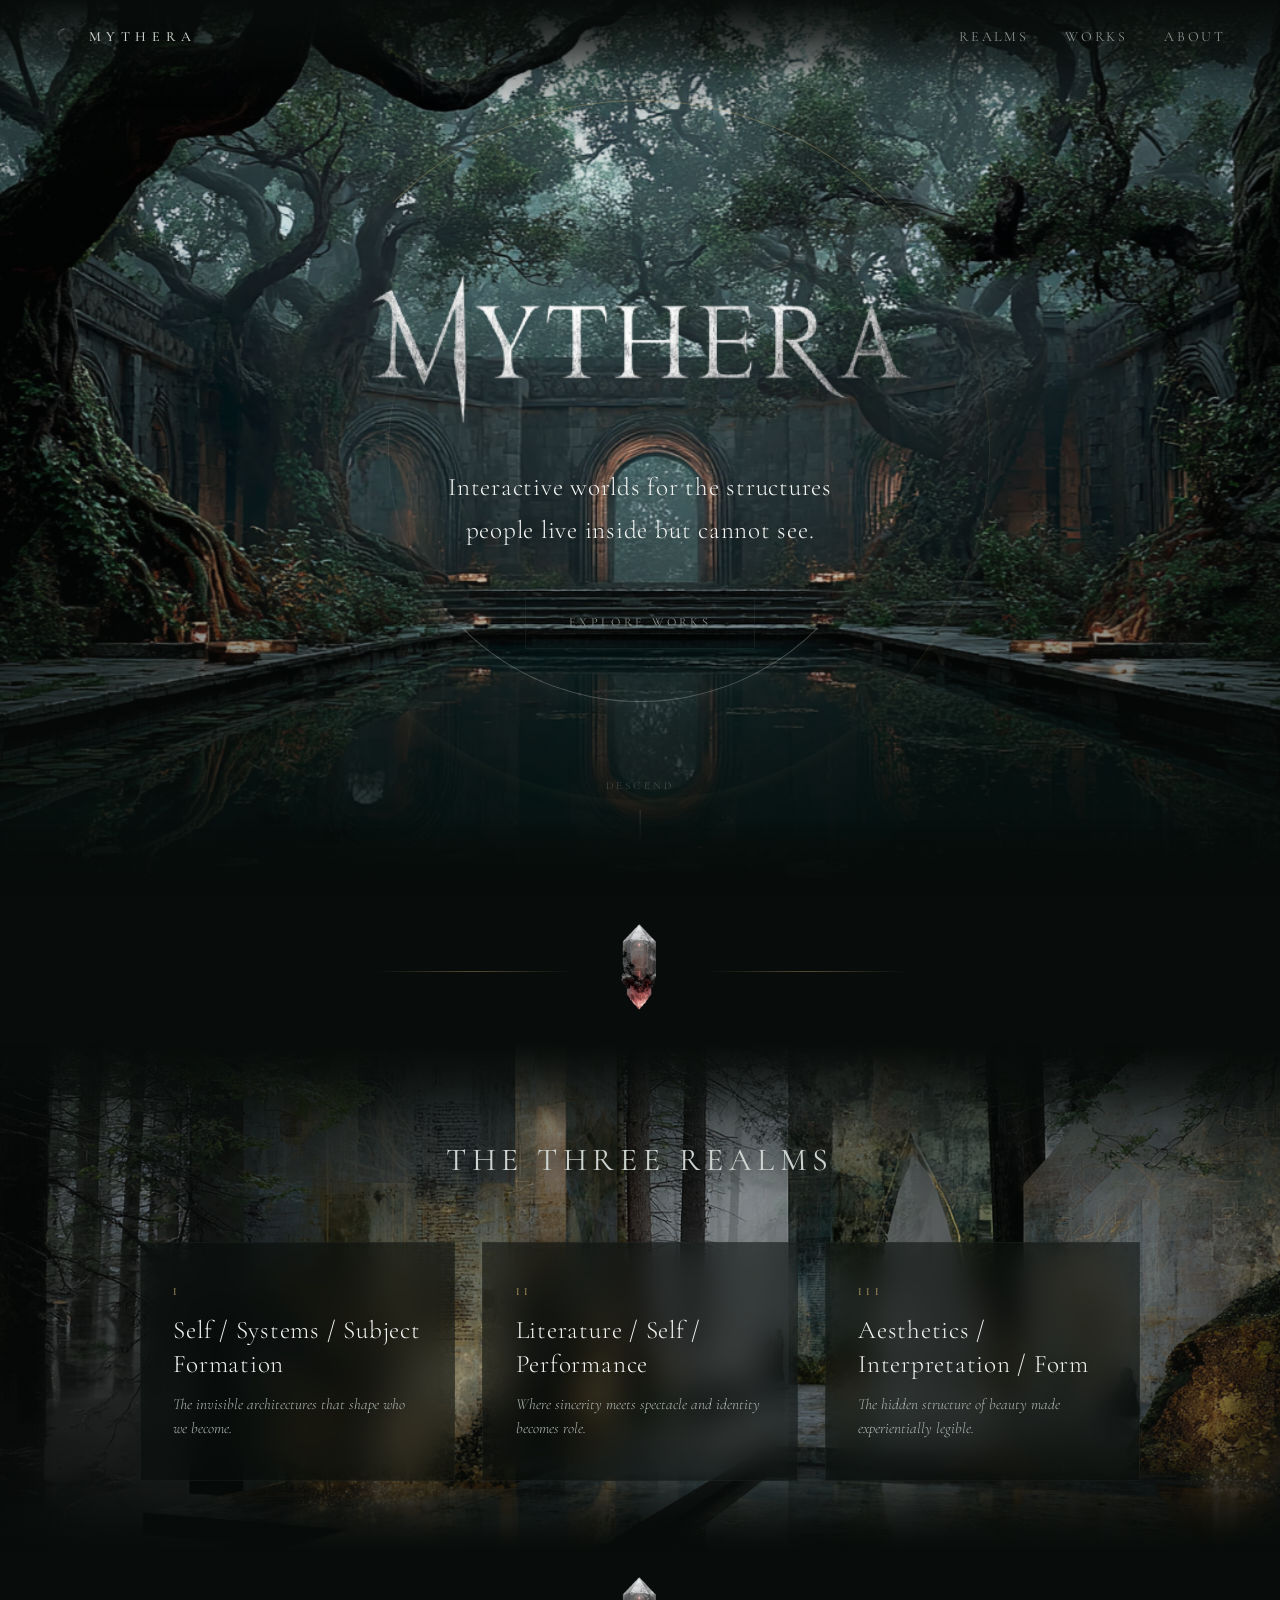
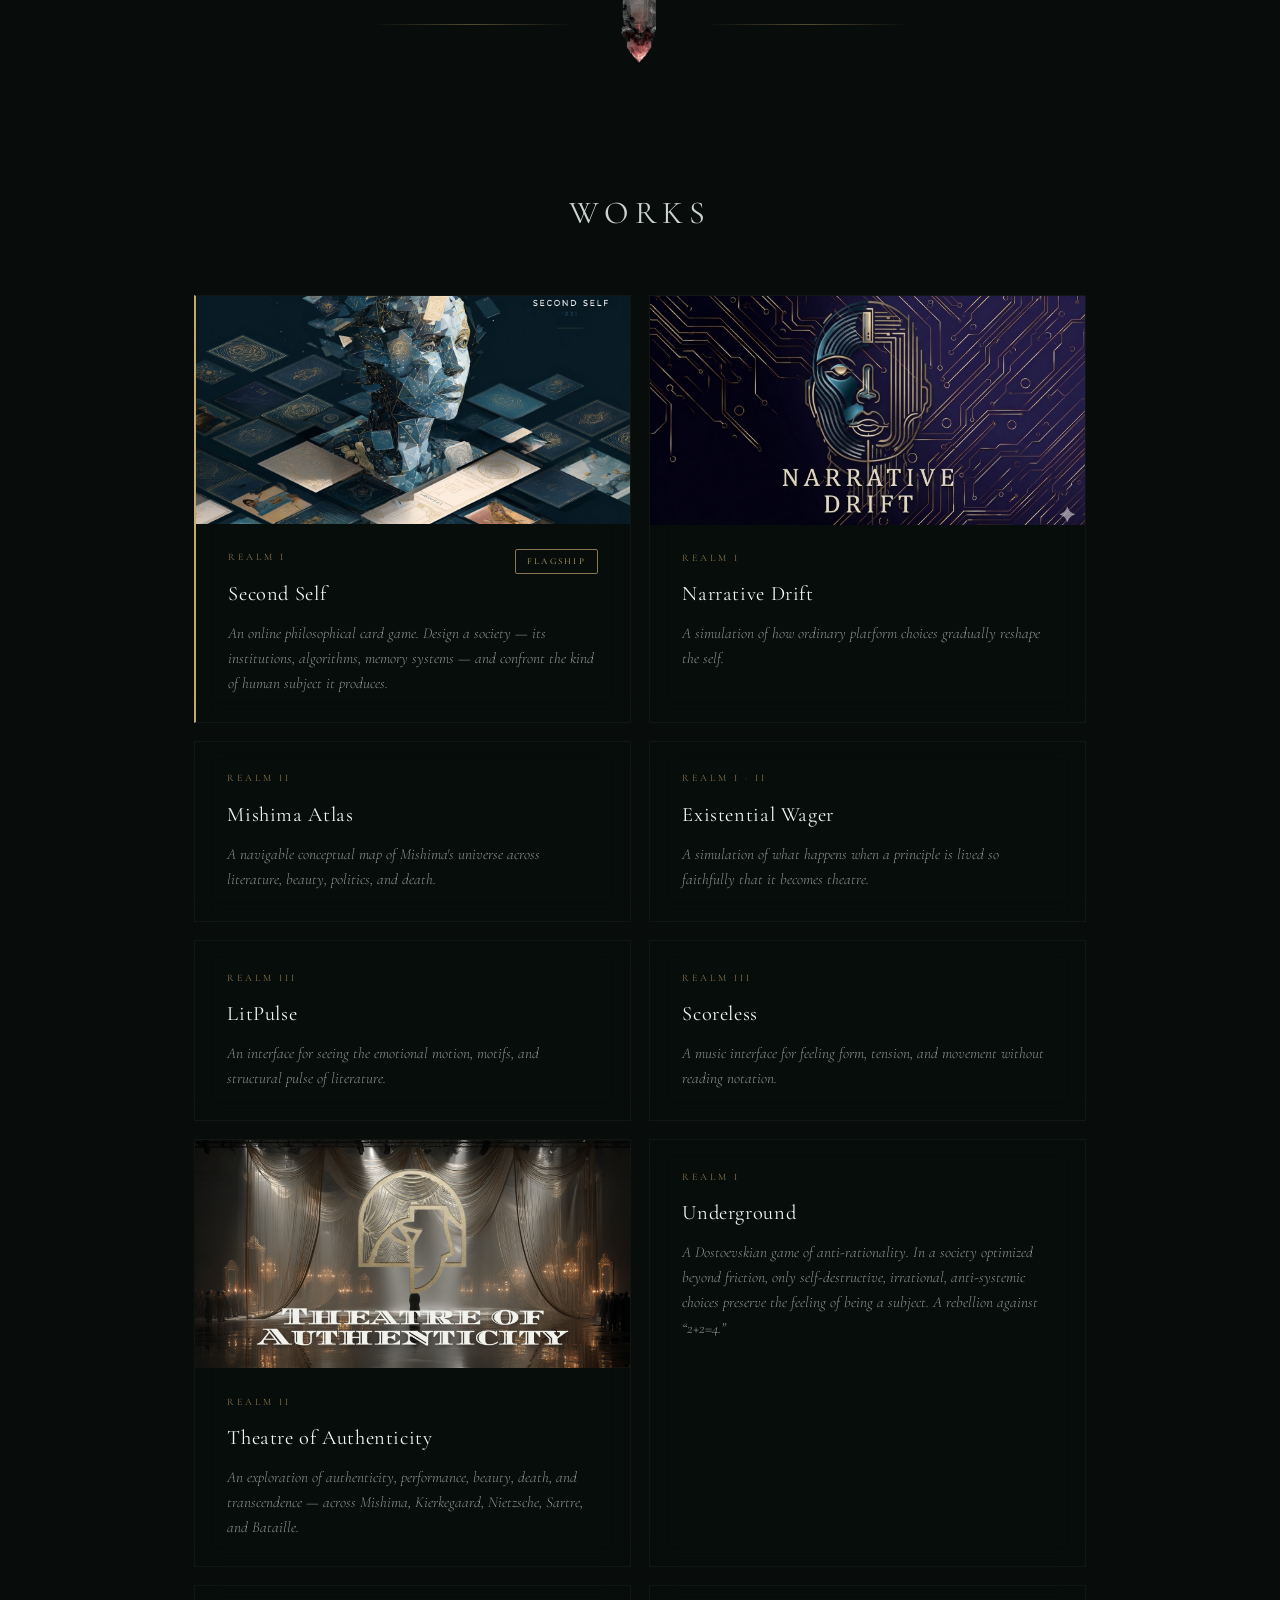
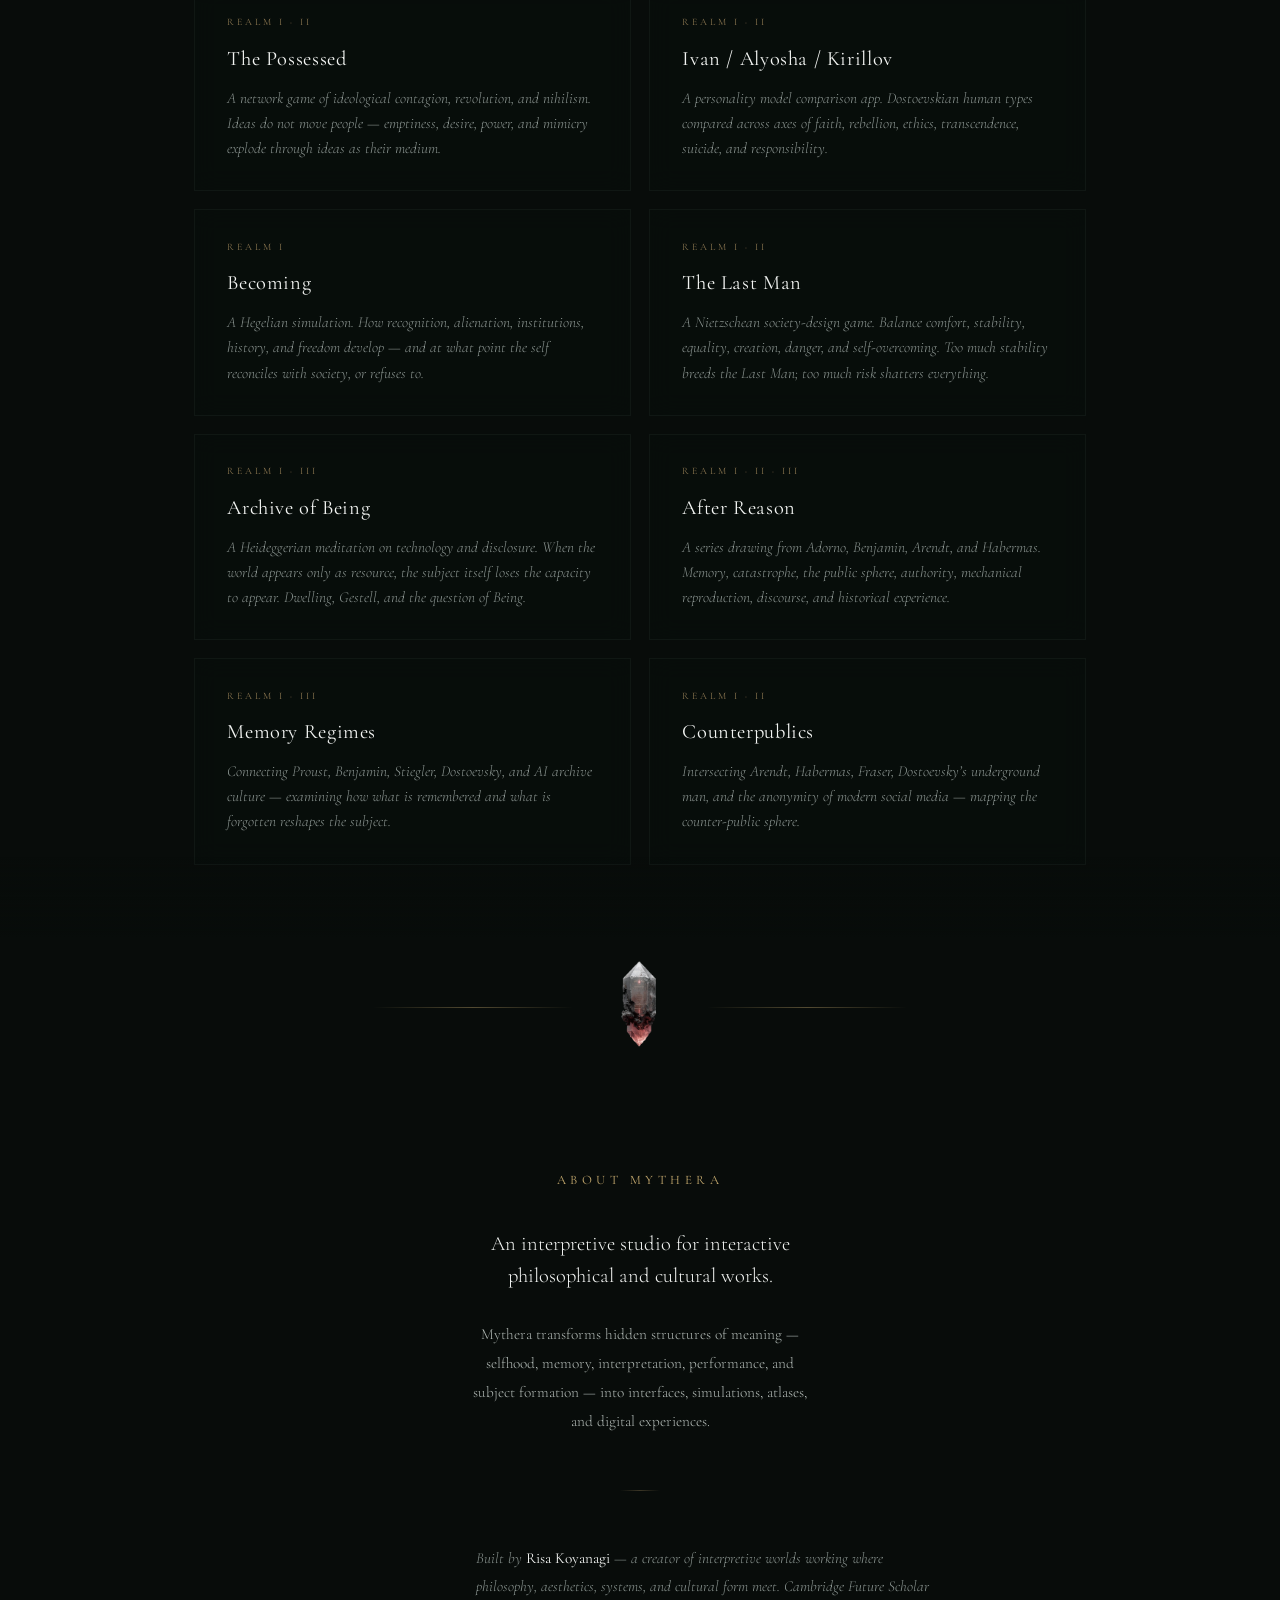
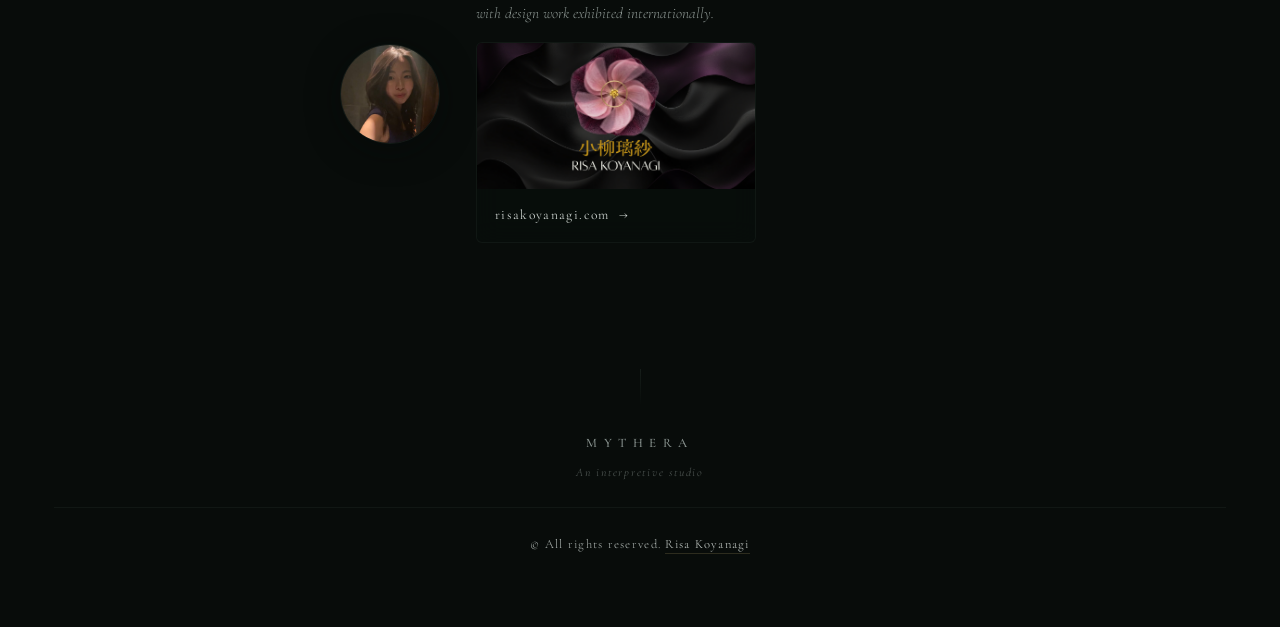
<file: index.html>
<!DOCTYPE html>
<html lang="en">
<head>
  <meta charset="UTF-8">
  <meta name="viewport" content="width=device-width, initial-scale=1.0">
  <title>MYTHERA — An Interpretive Studio</title>
  <meta name="description" content="Mythera builds explorable worlds for the structures people live inside but cannot see — across philosophy, identity, literature, and cultural form.">
  <link rel="icon" type="image/png" href="public/images/logo.png">
  <link rel="apple-touch-icon" href="public/images/logo.png">
  <meta property="og:type" content="website">
  <meta property="og:url" content="https://mythera.studio/">
  <meta property="og:title" content="MYTHERA">
  <meta property="og:description" content="Explorable worlds for the structures people live inside but cannot see.">
  <meta property="og:image" content="https://mythera.studio/public/images/mythera-og.png">
  <meta property="og:image:width" content="1200">
  <meta property="og:image:height" content="630">
  <meta property="og:site_name" content="MYTHERA">
  <meta name="twitter:card" content="summary_large_image">
  <meta name="twitter:title" content="MYTHERA">
  <meta name="twitter:description" content="Explorable worlds for the structures people live inside but cannot see.">
  <meta name="twitter:image" content="https://mythera.studio/public/images/mythera-og.png">
  <link rel="preconnect" href="https://fonts.googleapis.com">
  <link rel="preconnect" href="https://fonts.gstatic.com" crossorigin>
  <link href="https://fonts.googleapis.com/css2?family=Cormorant+Garamond:ital,wght@0,300;0,400;0,500;0,600;0,700;1,300;1,400&display=swap" rel="stylesheet">
  <link rel="stylesheet" href="styles.css">
</head>
<body>

  <div class="atmosphere" aria-hidden="true">
    <div class="atmosphere__top"></div>
    <div class="atmosphere__bottom"></div>
  </div>

  <nav class="nav">
    <a href="#" class="nav__logo" data-nav="home">
      <img src="public/images/logo.png" alt="" class="nav__logo-img">
      <span class="nav__wordmark">MYTHERA</span>
    </a>
    <div class="nav__links">
      <a href="#realms" class="nav__link" data-nav="realms">Realms</a>
      <a href="#works" class="nav__link" data-nav="works">Works</a>
      <a href="#about" class="nav__link" data-nav="about">About</a>
    </div>
  </nav>

  <!-- ============================================================
       SURFACE — Scrollable entry
       ============================================================ -->
  <div class="surface" id="surface">

    <!-- HERO -->
    <section class="hero">
      <div class="hero__image" data-parallax="0.04"></div>
      <div class="hero__vignette"></div>
      <div class="hero__particles" aria-hidden="true">
        <span class="particle particle--1"></span>
        <span class="particle particle--2"></span>
        <span class="particle particle--3"></span>
        <span class="particle particle--4"></span>
        <span class="particle particle--5"></span>
        <span class="particle particle--6"></span>
        <span class="particle particle--7"></span>
        <span class="particle particle--8"></span>
      </div>
      <div class="hero__content" data-parallax="0.05">
        <div class="hero__orbit" aria-hidden="true">
          <span class="hero__orbit-ring hero__orbit-ring--1"></span>
          <span class="hero__orbit-ring hero__orbit-ring--2"></span>
        </div>
        <h1 class="hero__title">
          <img src="public/images/wordmark.png" alt="MYTHERA" class="hero__wordmark-img">
        </h1>
        <p class="hero__headline">Interactive worlds for the structures<br>people live inside but cannot see.</p>
        <a href="#works" class="hero__cta" data-nav="works">Explore Works</a>
      </div>
      <div class="hero__scroll-cue">
        <span class="hero__scroll-text">Descend</span>
        <div class="hero__scroll-line"></div>
      </div>
    </section>

    <div class="section-divider" aria-hidden="true">
      <div class="section-divider__line section-divider__line--left"></div>
      <img src="public/images/mythera-8.png" alt="" class="section-divider__img">
      <div class="section-divider__line section-divider__line--right"></div>
    </div>

    <!-- THREE REALMS -->
    <section class="realms" id="realms">
      <div class="realms__bg" aria-hidden="true"></div>
      <div class="realms__bg-vignette" aria-hidden="true"></div>
      <h2 class="realms__heading">The Three Realms</h2>

      <div class="realms__grid">

        <div class="realm-card reveal">
          <span class="realm-card__index">I</span>
          <h3 class="realm-card__title">Self / Systems / Subject Formation</h3>
          <p class="realm-card__desc">The invisible architectures that shape who we become.</p>
        </div>

        <div class="realm-card reveal">
          <span class="realm-card__index">II</span>
          <h3 class="realm-card__title">Literature / Self / Performance</h3>
          <p class="realm-card__desc">Where sincerity meets spectacle and identity becomes role.</p>
        </div>

        <div class="realm-card reveal">
          <span class="realm-card__index">III</span>
          <h3 class="realm-card__title">Aesthetics / Interpretation / Form</h3>
          <p class="realm-card__desc">The hidden structure of beauty made experientially legible.</p>
        </div>

      </div>
    </section>

    <div class="section-divider" aria-hidden="true">
      <div class="section-divider__line section-divider__line--left"></div>
      <img src="public/images/mythera-8.png" alt="" class="section-divider__img">
      <div class="section-divider__line section-divider__line--right"></div>
    </div>

    <!-- FEATURED WORKS -->
    <section class="works" id="works">
      <h2 class="works__heading">Works</h2>

      <div class="works__grid">

        <div class="work-card work-card--flagship work-card--has-image">
          <img src="public/images/secondself_og.png" alt="" class="work-card__image">
          <div class="work-card__body">
            <span class="work-card__realm">Realm I</span>
            <span class="work-card__title">Second Self</span>
            <span class="work-card__desc">An online philosophical card game. Design a society &mdash; its institutions, algorithms, memory systems &mdash; and confront the kind of human subject it produces.</span>
            <span class="work-card__badge">Flagship</span>
          </div>
        </div>

        <div class="work-card work-card--has-image">
          <img src="public/images/narrative drift-og.png" alt="" class="work-card__image">
          <div class="work-card__body">
            <span class="work-card__realm">Realm I</span>
            <span class="work-card__title">Narrative Drift</span>
            <span class="work-card__desc">A simulation of how ordinary platform choices gradually reshape the self.</span>
          </div>
        </div>

        <div class="work-card">
          <span class="work-card__realm">Realm II</span>
          <span class="work-card__title">Mishima Atlas</span>
          <span class="work-card__desc">A navigable conceptual map of Mishima's universe across literature, beauty, politics, and death.</span>
        </div>

        <div class="work-card">
          <span class="work-card__realm">Realm I &middot; II</span>
          <span class="work-card__title">Existential Wager</span>
          <span class="work-card__desc">A simulation of what happens when a principle is lived so faithfully that it becomes theatre.</span>
        </div>

        <div class="work-card">
          <span class="work-card__realm">Realm III</span>
          <span class="work-card__title">LitPulse</span>
          <span class="work-card__desc">An interface for seeing the emotional motion, motifs, and structural pulse of literature.</span>
        </div>

        <div class="work-card">
          <span class="work-card__realm">Realm III</span>
          <span class="work-card__title">Scoreless</span>
          <span class="work-card__desc">A music interface for feeling form, tension, and movement without reading notation.</span>
        </div>

        <div class="work-card work-card--has-image">
          <img src="public/images/Theatre of Authenticity.png" alt="" class="work-card__image">
          <div class="work-card__body">
            <span class="work-card__realm">Realm II</span>
            <span class="work-card__title">Theatre of Authenticity</span>
            <span class="work-card__desc">An exploration of authenticity, performance, beauty, death, and transcendence &mdash; across Mishima, Kierkegaard, Nietzsche, Sartre, and Bataille.</span>
          </div>
        </div>

        <div class="work-card">
          <span class="work-card__realm">Realm I</span>
          <span class="work-card__title">Underground</span>
          <span class="work-card__desc">A Dostoevskian game of anti-rationality. In a society optimized beyond friction, only self-destructive, irrational, anti-systemic choices preserve the feeling of being a subject. A rebellion against &ldquo;2+2=4.&rdquo;</span>
        </div>

        <div class="work-card">
          <span class="work-card__realm">Realm I &middot; II</span>
          <span class="work-card__title">The Possessed</span>
          <span class="work-card__desc">A network game of ideological contagion, revolution, and nihilism. Ideas do not move people &mdash; emptiness, desire, power, and mimicry explode through ideas as their medium.</span>
        </div>

        <div class="work-card">
          <span class="work-card__realm">Realm I &middot; II</span>
          <span class="work-card__title">Ivan / Alyosha / Kirillov</span>
          <span class="work-card__desc">A personality model comparison app. Dostoevskian human types compared across axes of faith, rebellion, ethics, transcendence, suicide, and responsibility.</span>
        </div>

        <div class="work-card">
          <span class="work-card__realm">Realm I</span>
          <span class="work-card__title">Becoming</span>
          <span class="work-card__desc">A Hegelian simulation. How recognition, alienation, institutions, history, and freedom develop &mdash; and at what point the self reconciles with society, or refuses to.</span>
        </div>

        <div class="work-card">
          <span class="work-card__realm">Realm I &middot; II</span>
          <span class="work-card__title">The Last Man</span>
          <span class="work-card__desc">A Nietzschean society-design game. Balance comfort, stability, equality, creation, danger, and self-overcoming. Too much stability breeds the Last Man; too much risk shatters everything.</span>
        </div>

        <div class="work-card">
          <span class="work-card__realm">Realm I &middot; III</span>
          <span class="work-card__title">Archive of Being</span>
          <span class="work-card__desc">A Heideggerian meditation on technology and disclosure. When the world appears only as resource, the subject itself loses the capacity to appear. Dwelling, Gestell, and the question of Being.</span>
        </div>

        <div class="work-card">
          <span class="work-card__realm">Realm I &middot; II &middot; III</span>
          <span class="work-card__title">After Reason</span>
          <span class="work-card__desc">A series drawing from Adorno, Benjamin, Arendt, and Habermas. Memory, catastrophe, the public sphere, authority, mechanical reproduction, discourse, and historical experience.</span>
        </div>

        <div class="work-card">
          <span class="work-card__realm">Realm I &middot; III</span>
          <span class="work-card__title">Memory Regimes</span>
          <span class="work-card__desc">Connecting Proust, Benjamin, Stiegler, Dostoevsky, and AI archive culture &mdash; examining how what is remembered and what is forgotten reshapes the subject.</span>
        </div>

        <div class="work-card">
          <span class="work-card__realm">Realm I &middot; II</span>
          <span class="work-card__title">Counterpublics</span>
          <span class="work-card__desc">Intersecting Arendt, Habermas, Fraser, Dostoevsky&rsquo;s underground man, and the anonymity of modern social media &mdash; mapping the counter-public sphere.</span>
        </div>

      </div>
    </section>

    <div class="section-divider" aria-hidden="true">
      <div class="section-divider__line section-divider__line--left"></div>
      <img src="public/images/mythera-8.png" alt="" class="section-divider__img">
      <div class="section-divider__line section-divider__line--right"></div>
    </div>

    <!-- ABOUT + CREATOR -->
    <section class="about" id="about">
      <div class="about__inner">
        <div class="about__studio">
          <span class="about__label">About MYTHERA</span>
          <p class="about__text about__text--lead">
            An interpretive studio for interactive philosophical and cultural works.
          </p>
          <p class="about__text">
            Mythera transforms hidden structures of meaning &mdash; selfhood, memory, interpretation, performance, and subject formation &mdash; into interfaces, simulations, atlases, and digital experiences.
          </p>
        </div>

        <div class="about__divider"></div>

        <div class="about__creator">
          <div class="about__profile">
            <img src="public/images/profile.jpg" alt="Risa Koyanagi" class="about__profile-img">
          </div>
          <div class="about__creator-info">
            <p class="about__creator-text">
              Built by <strong class="about__name">Risa Koyanagi</strong> &mdash; a creator of interpretive worlds working where philosophy, aesthetics, systems, and cultural form meet. Cambridge Future Scholar with design work exhibited internationally.
            </p>
            <a href="https://risakoyanagi.com" target="_blank" rel="noopener" class="about__card">
              <img src="public/images/risa koyanagi og.png" alt="" class="about__card-img">
              <span class="about__card-label">risakoyanagi.com <span class="about__link-arrow">&rarr;</span></span>
            </a>
          </div>
        </div>
      </div>
    </section>

    <footer class="footer">
      <div class="footer__rule"></div>
      <p class="footer__text">MYTHERA</p>
      <p class="footer__sub">An interpretive studio</p>
      <div class="footer__signature">
        <p class="footer__rights">&copy; All rights reserved. <a href="https://risakoyanagi.com" target="_blank" rel="noopener" class="footer__author-link">Risa Koyanagi</a></p>
      </div>
    </footer>

  </div>

  <script src="main.js"></script>
</body>
</html>
</file>
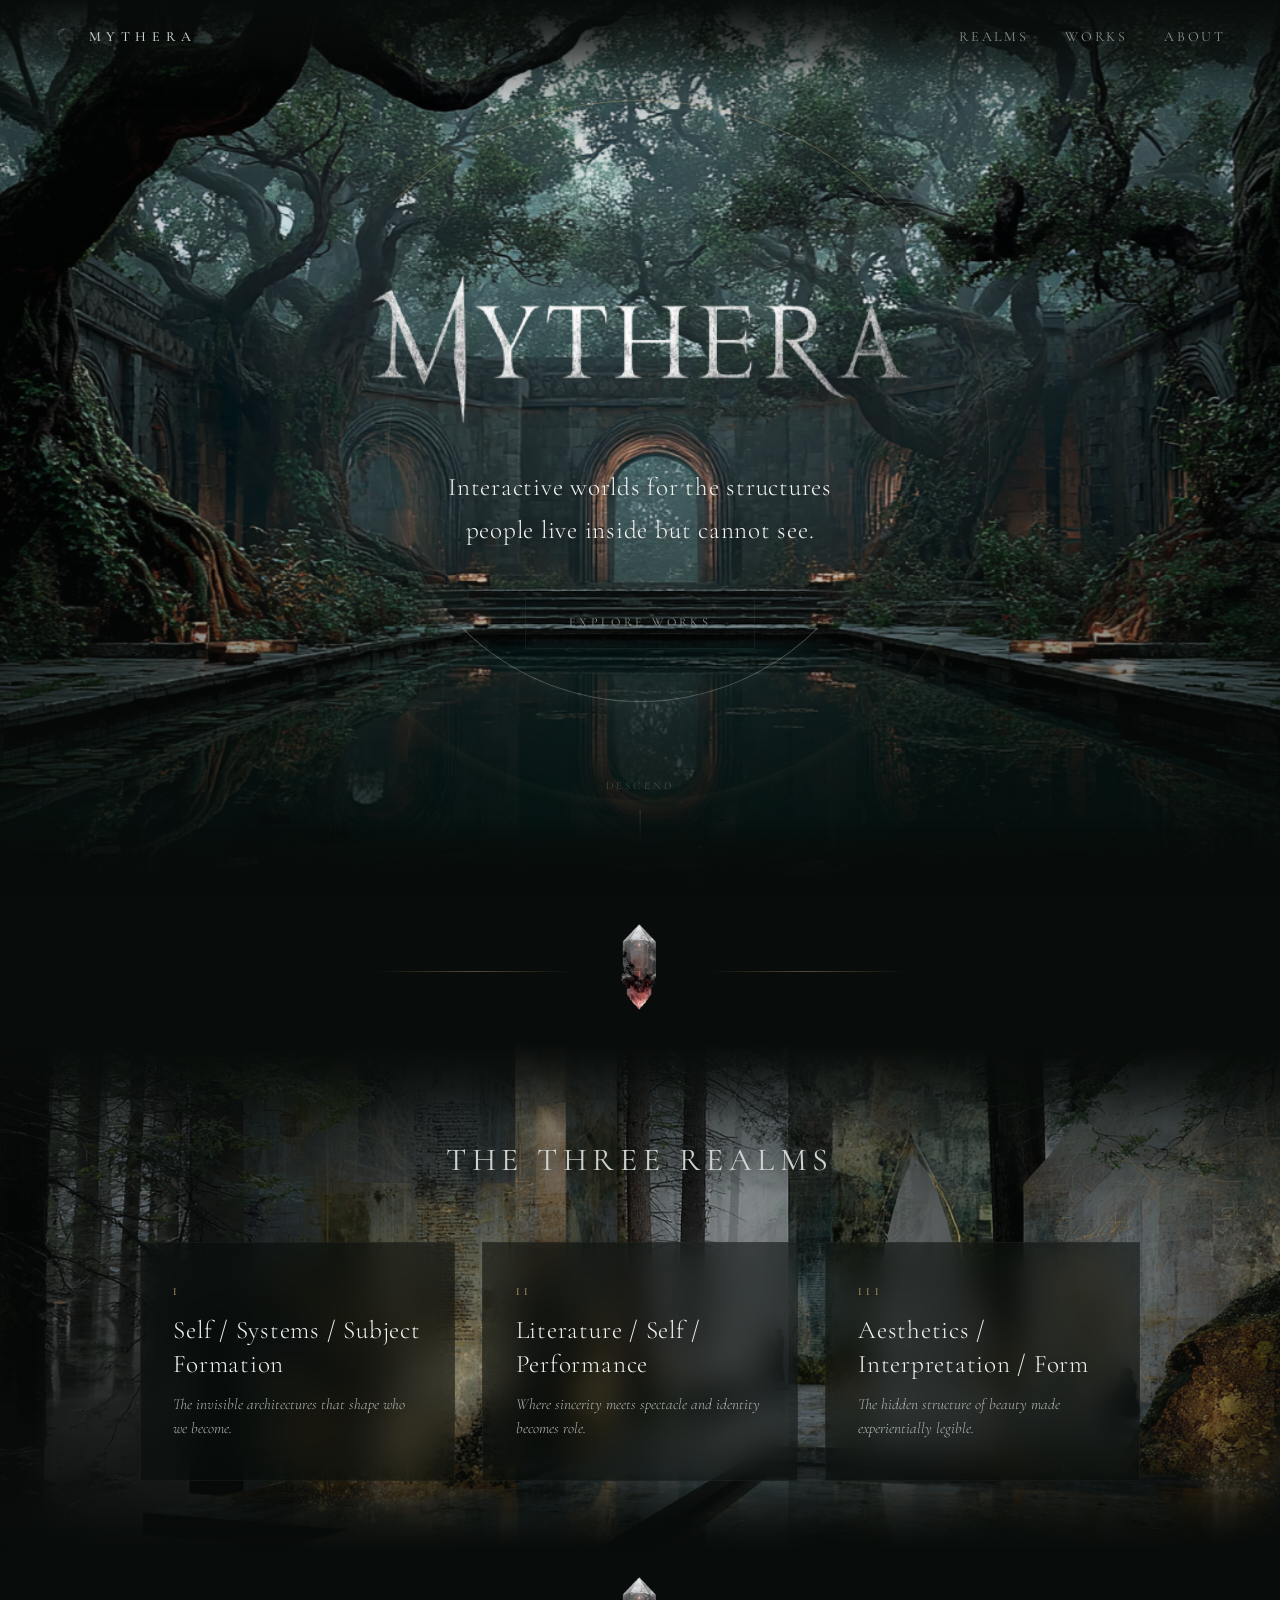
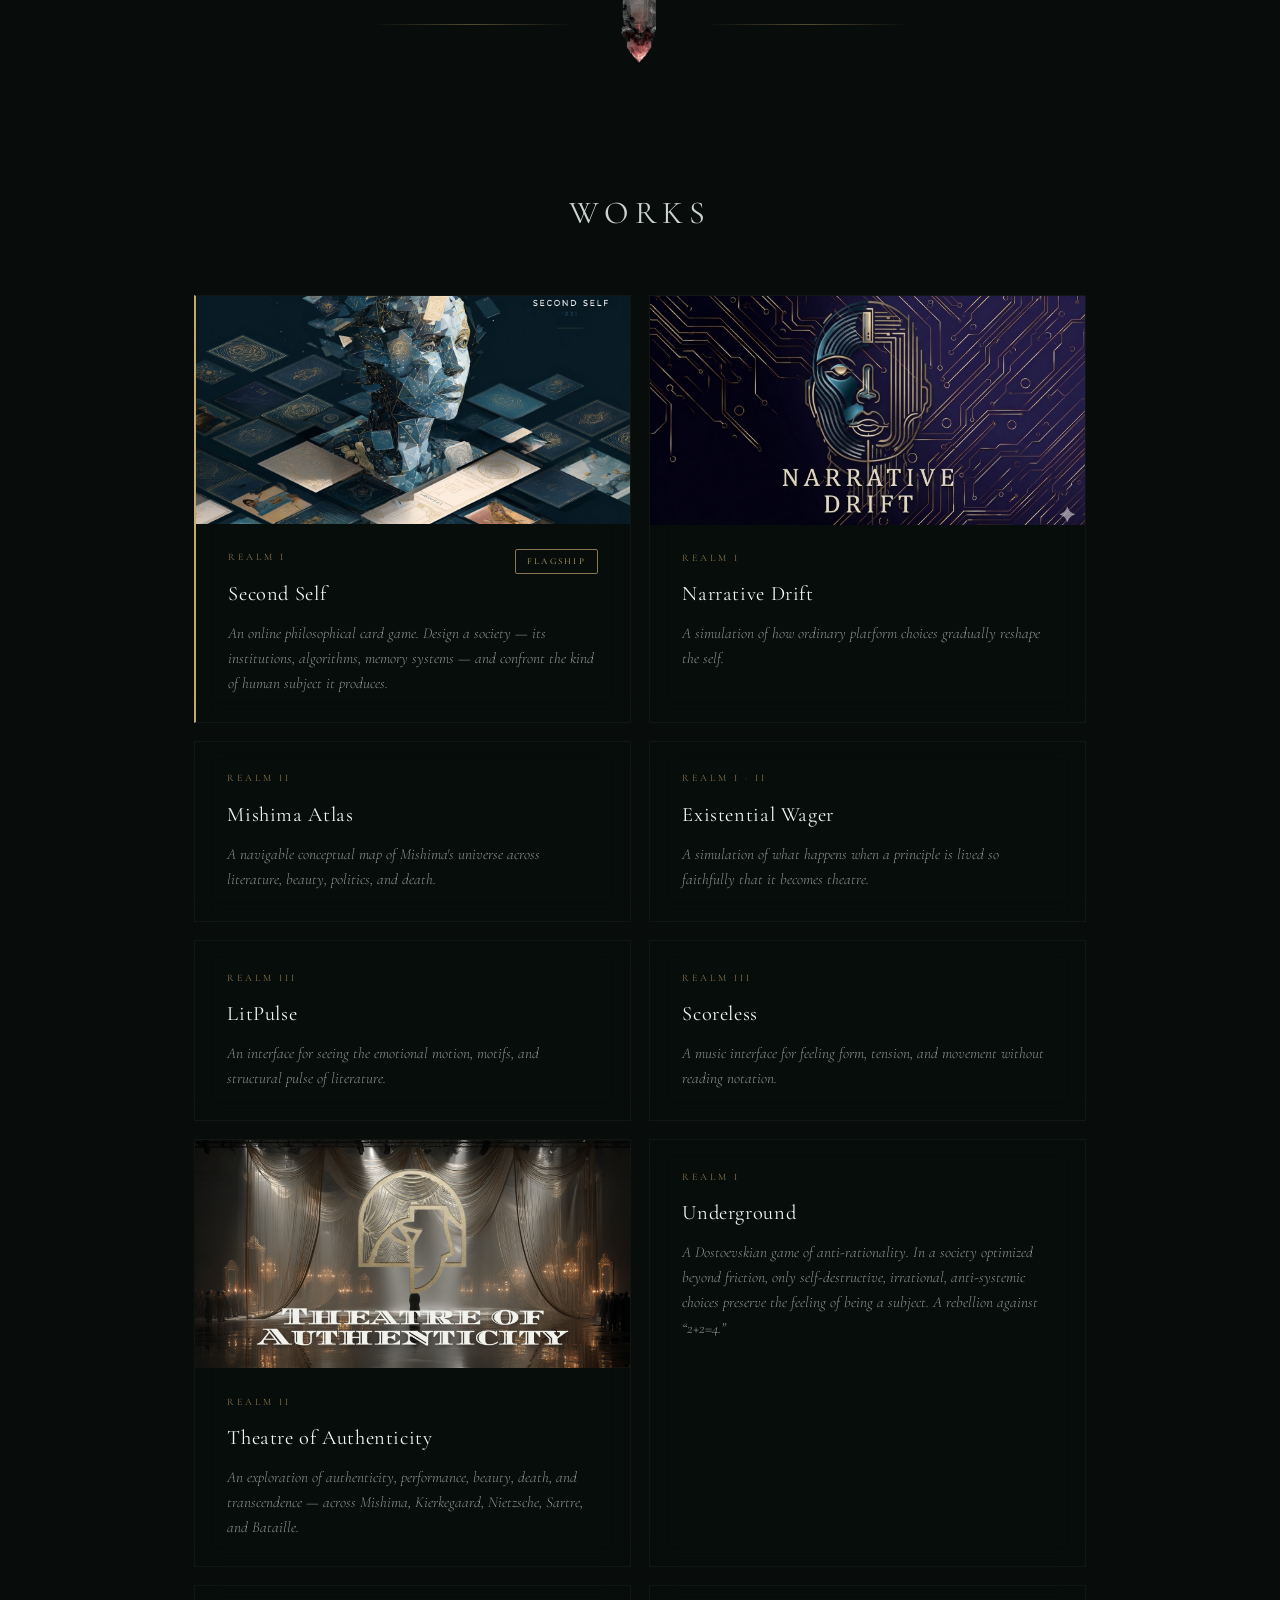
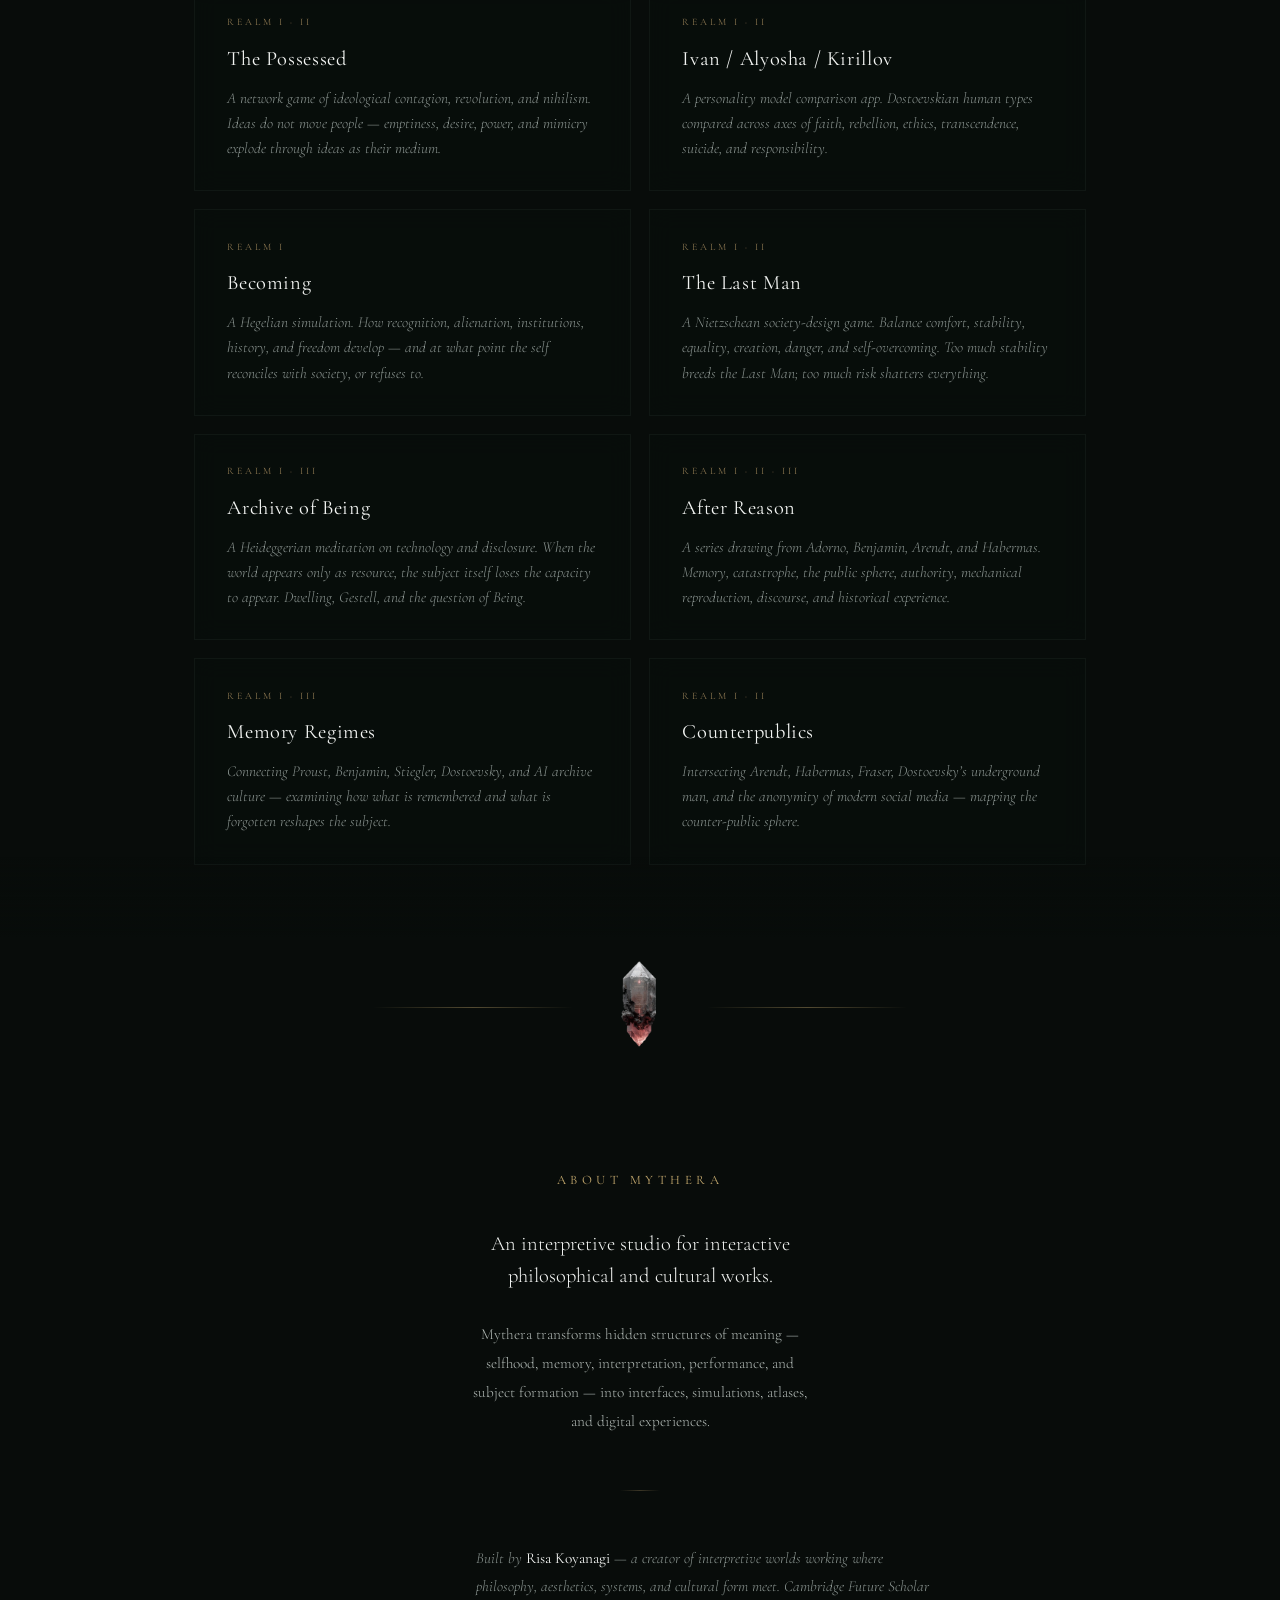
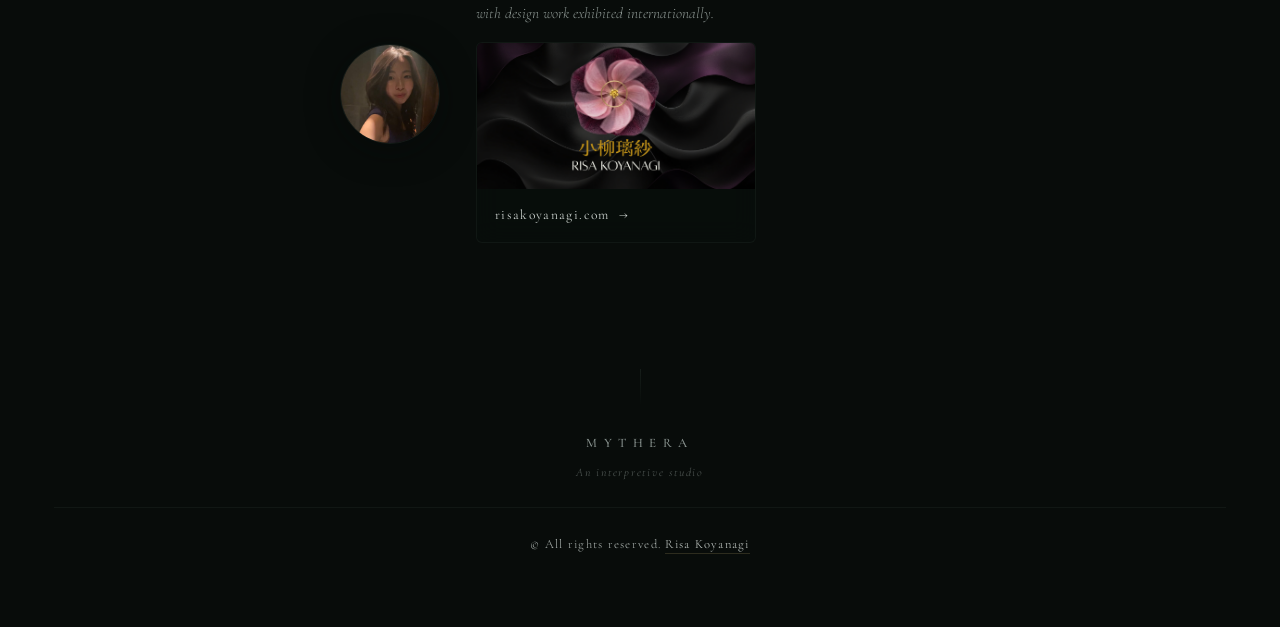
<file: works/after-reason.html>
<!DOCTYPE html>
<html lang="en">
<head>
  <meta charset="UTF-8">
  <meta name="viewport" content="width=device-width, initial-scale=1.0">
  <title>After Reason — MYTHERA</title>
  <meta name="description" content="A series drawing from Adorno, Benjamin, Arendt, and Habermas. Memory, catastrophe, the public sphere, authority, mechanical reproduction, discourse, and historical experience.">
  <link rel="icon" type="image/png" href="/public/images/logo.png">
  <link rel="apple-touch-icon" href="/public/images/logo.png">
  <meta property="og:type" content="website">
  <meta property="og:url" content="https://mythera.studio/works/after-reason">
  <meta property="og:title" content="After Reason — MYTHERA">
  <meta property="og:description" content="A series drawing from Adorno, Benjamin, Arendt, and Habermas. Memory, catastrophe, the public sphere, authority, mechanical reproduction, discourse, and historical experience.">
  <meta property="og:image" content="https://mythera.studio/public/images/mythera-og.png">
  <meta property="og:image:width" content="1200">
  <meta property="og:image:height" content="630">
  <meta property="og:site_name" content="MYTHERA">
  <meta name="twitter:card" content="summary_large_image">
  <meta name="twitter:title" content="After Reason — MYTHERA">
  <meta name="twitter:description" content="A series drawing from Adorno, Benjamin, Arendt, and Habermas. Memory, catastrophe, the public sphere, authority, mechanical reproduction, discourse, and historical experience.">
  <meta name="twitter:image" content="https://mythera.studio/public/images/mythera-og.png">
  <script>window.location.replace('/#after-reason');</script>
</head>
<body>
  <p>Redirecting to <a href="/#after-reason">After Reason — MYTHERA</a>...</p>
</body>
</html>
</file>
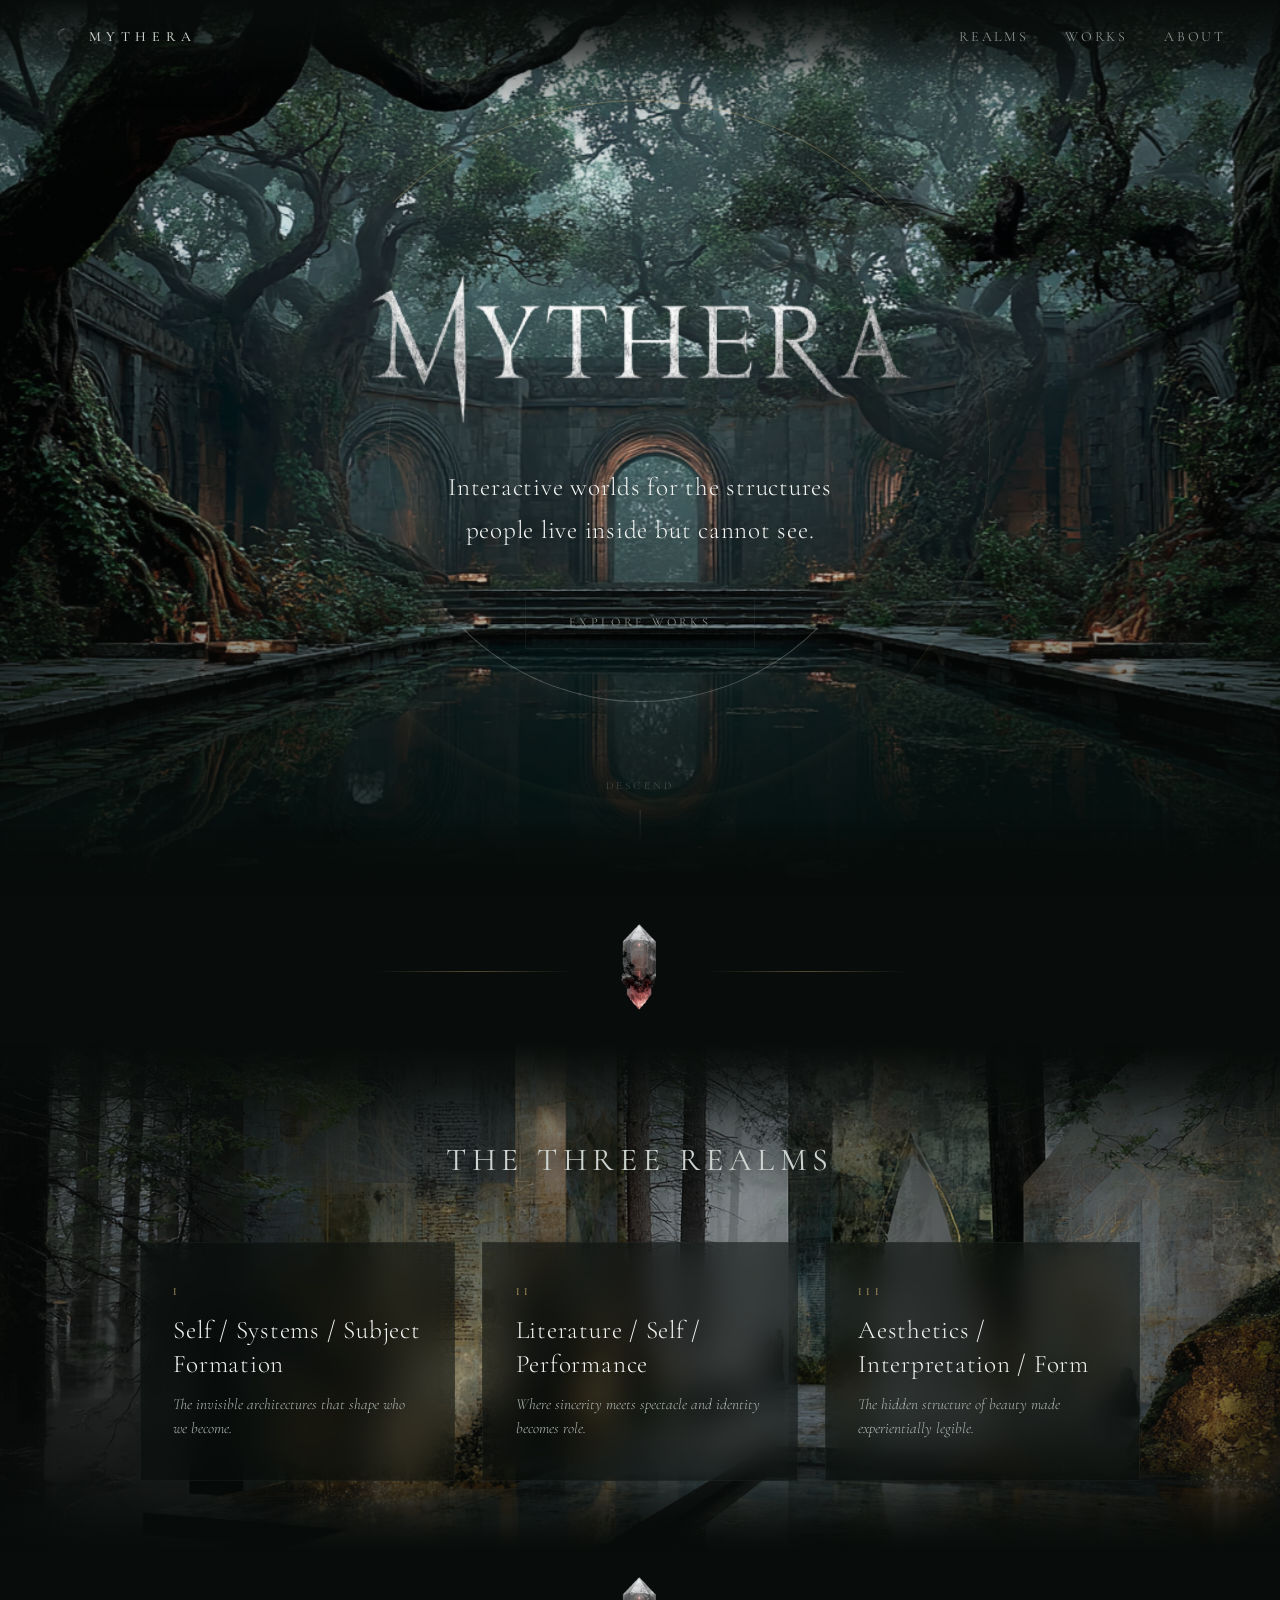
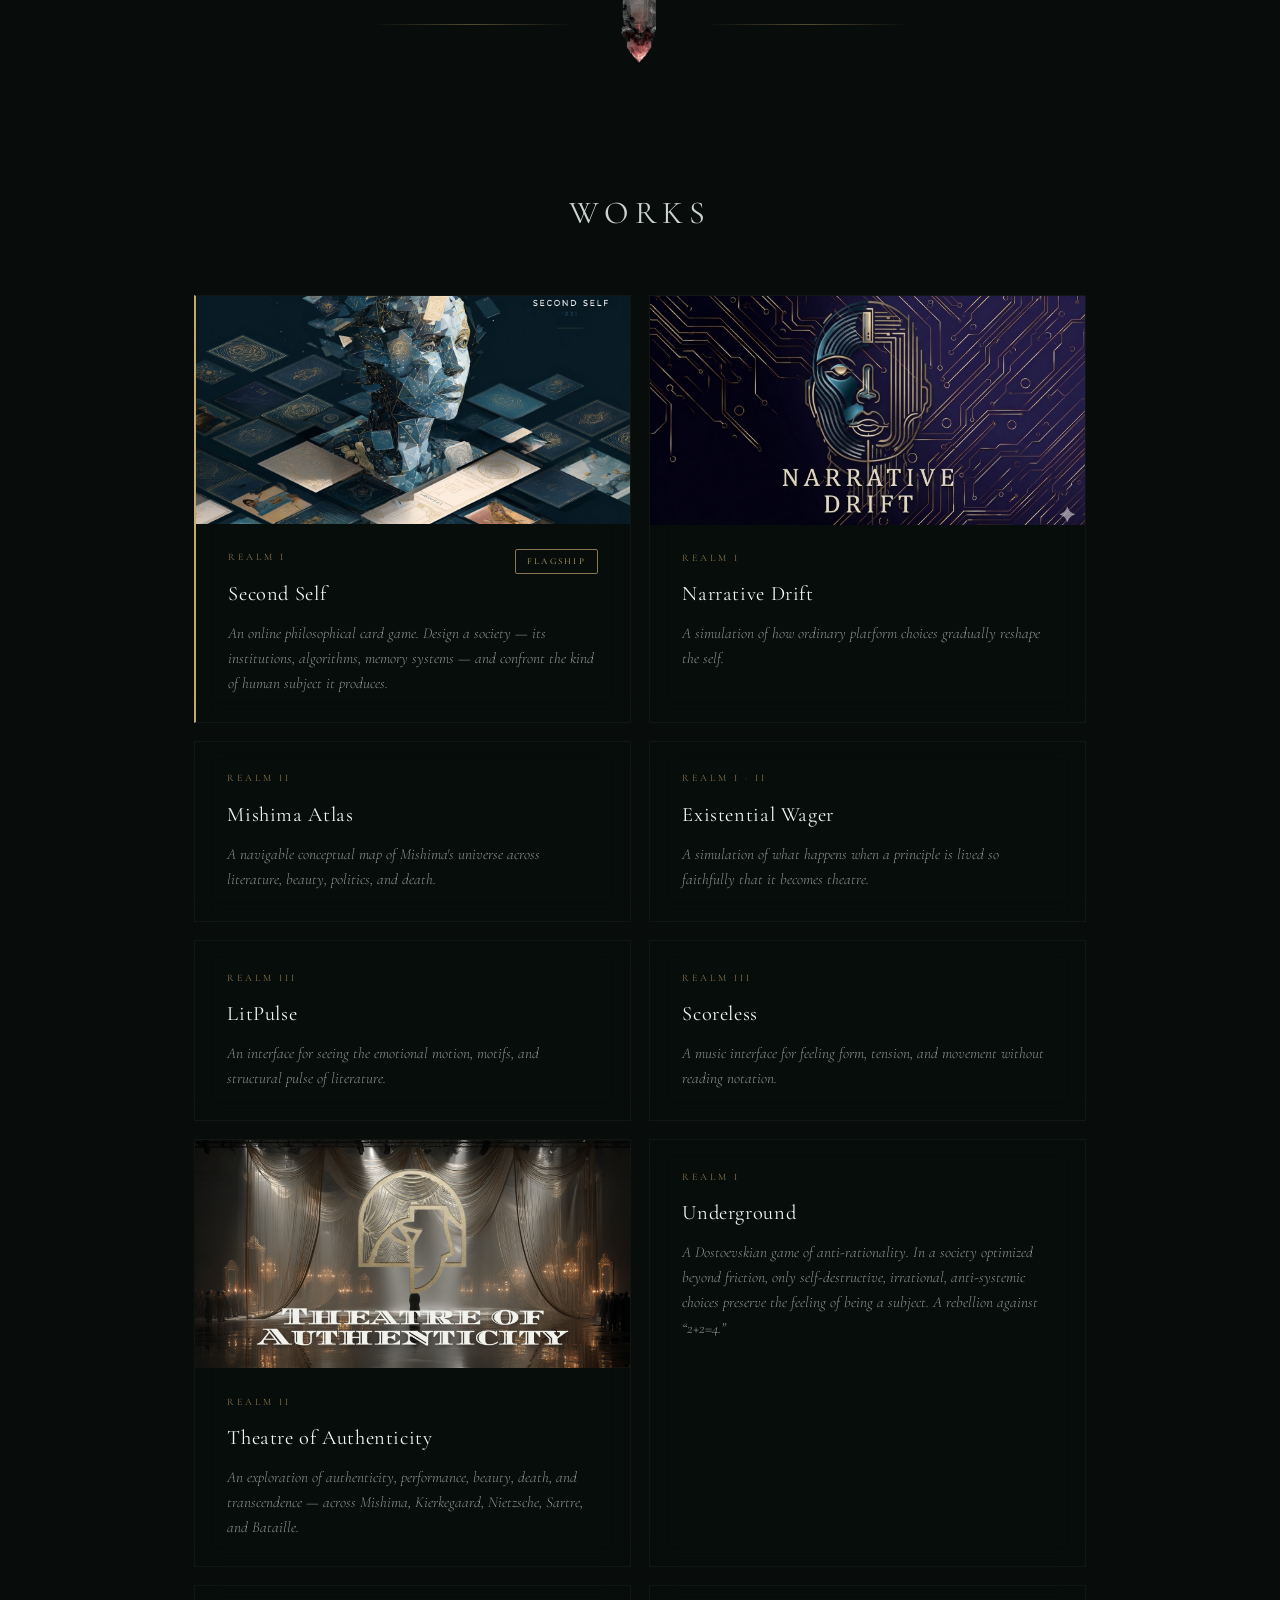
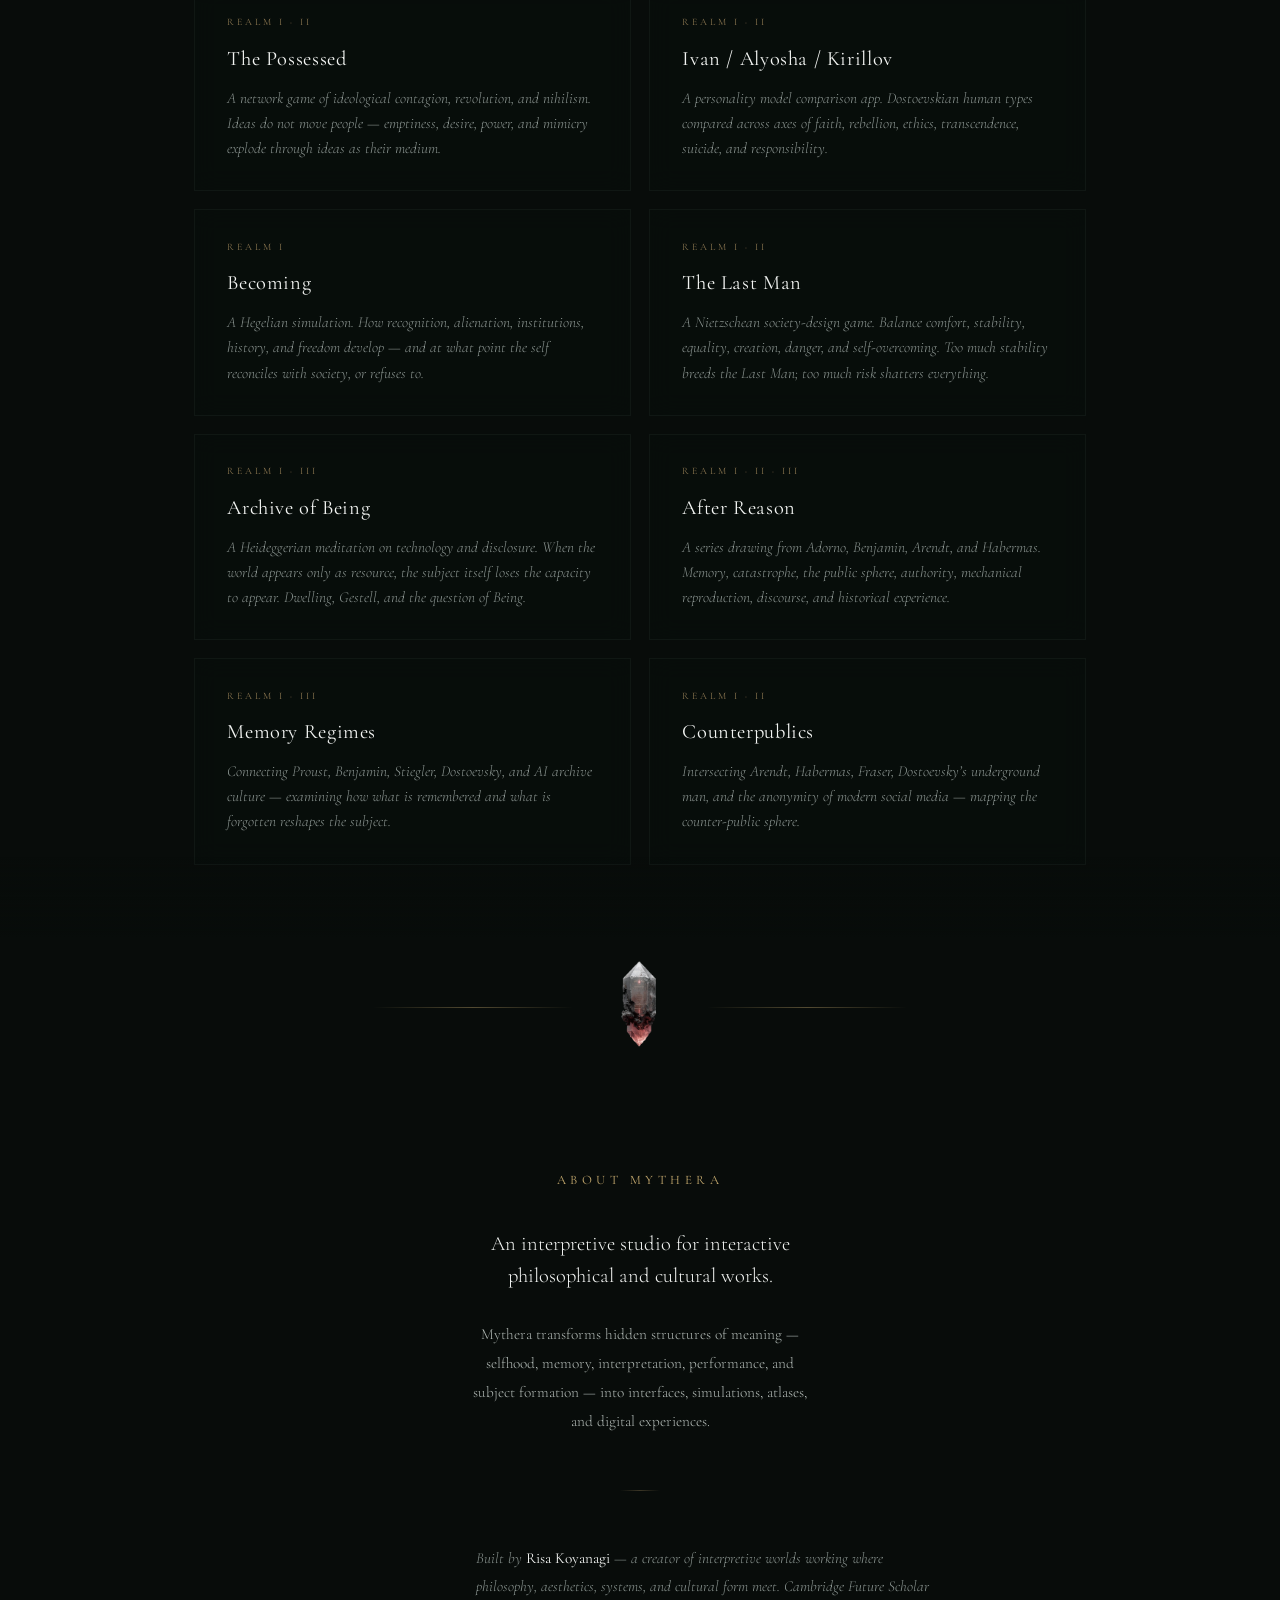
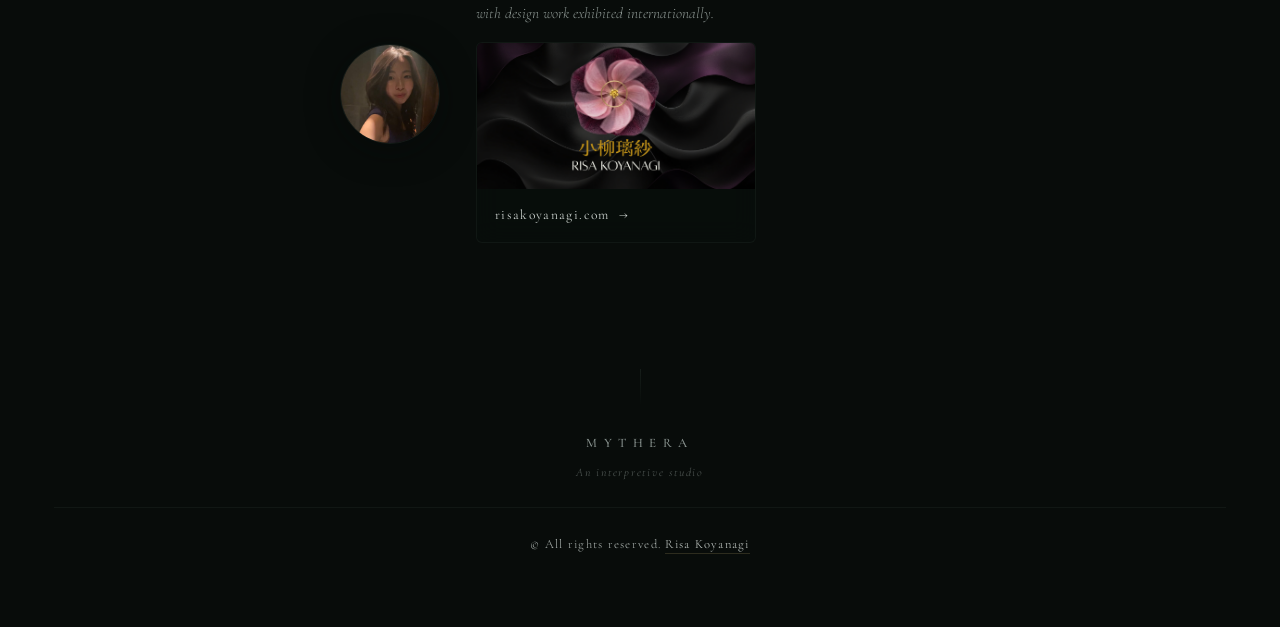
<file: works/archive-of-being.html>
<!DOCTYPE html>
<html lang="en">
<head>
  <meta charset="UTF-8">
  <meta name="viewport" content="width=device-width, initial-scale=1.0">
  <title>Archive of Being — MYTHERA</title>
  <meta name="description" content="A Heideggerian meditation on technology and disclosure. When the world appears only as resource, the subject itself loses the capacity to appear.">
  <link rel="icon" type="image/png" href="/public/images/logo.png">
  <link rel="apple-touch-icon" href="/public/images/logo.png">
  <meta property="og:type" content="website">
  <meta property="og:url" content="https://mythera.studio/works/archive-of-being">
  <meta property="og:title" content="Archive of Being — MYTHERA">
  <meta property="og:description" content="A Heideggerian meditation on technology and disclosure. When the world appears only as resource, the subject itself loses the capacity to appear.">
  <meta property="og:image" content="https://mythera.studio/public/images/mythera-og.png">
  <meta property="og:image:width" content="1200">
  <meta property="og:image:height" content="630">
  <meta property="og:site_name" content="MYTHERA">
  <meta name="twitter:card" content="summary_large_image">
  <meta name="twitter:title" content="Archive of Being — MYTHERA">
  <meta name="twitter:description" content="A Heideggerian meditation on technology and disclosure. When the world appears only as resource, the subject itself loses the capacity to appear.">
  <meta name="twitter:image" content="https://mythera.studio/public/images/mythera-og.png">
  <script>window.location.replace('/#archive-of-being');</script>
</head>
<body>
  <p>Redirecting to <a href="/#archive-of-being">Archive of Being — MYTHERA</a>...</p>
</body>
</html>
</file>
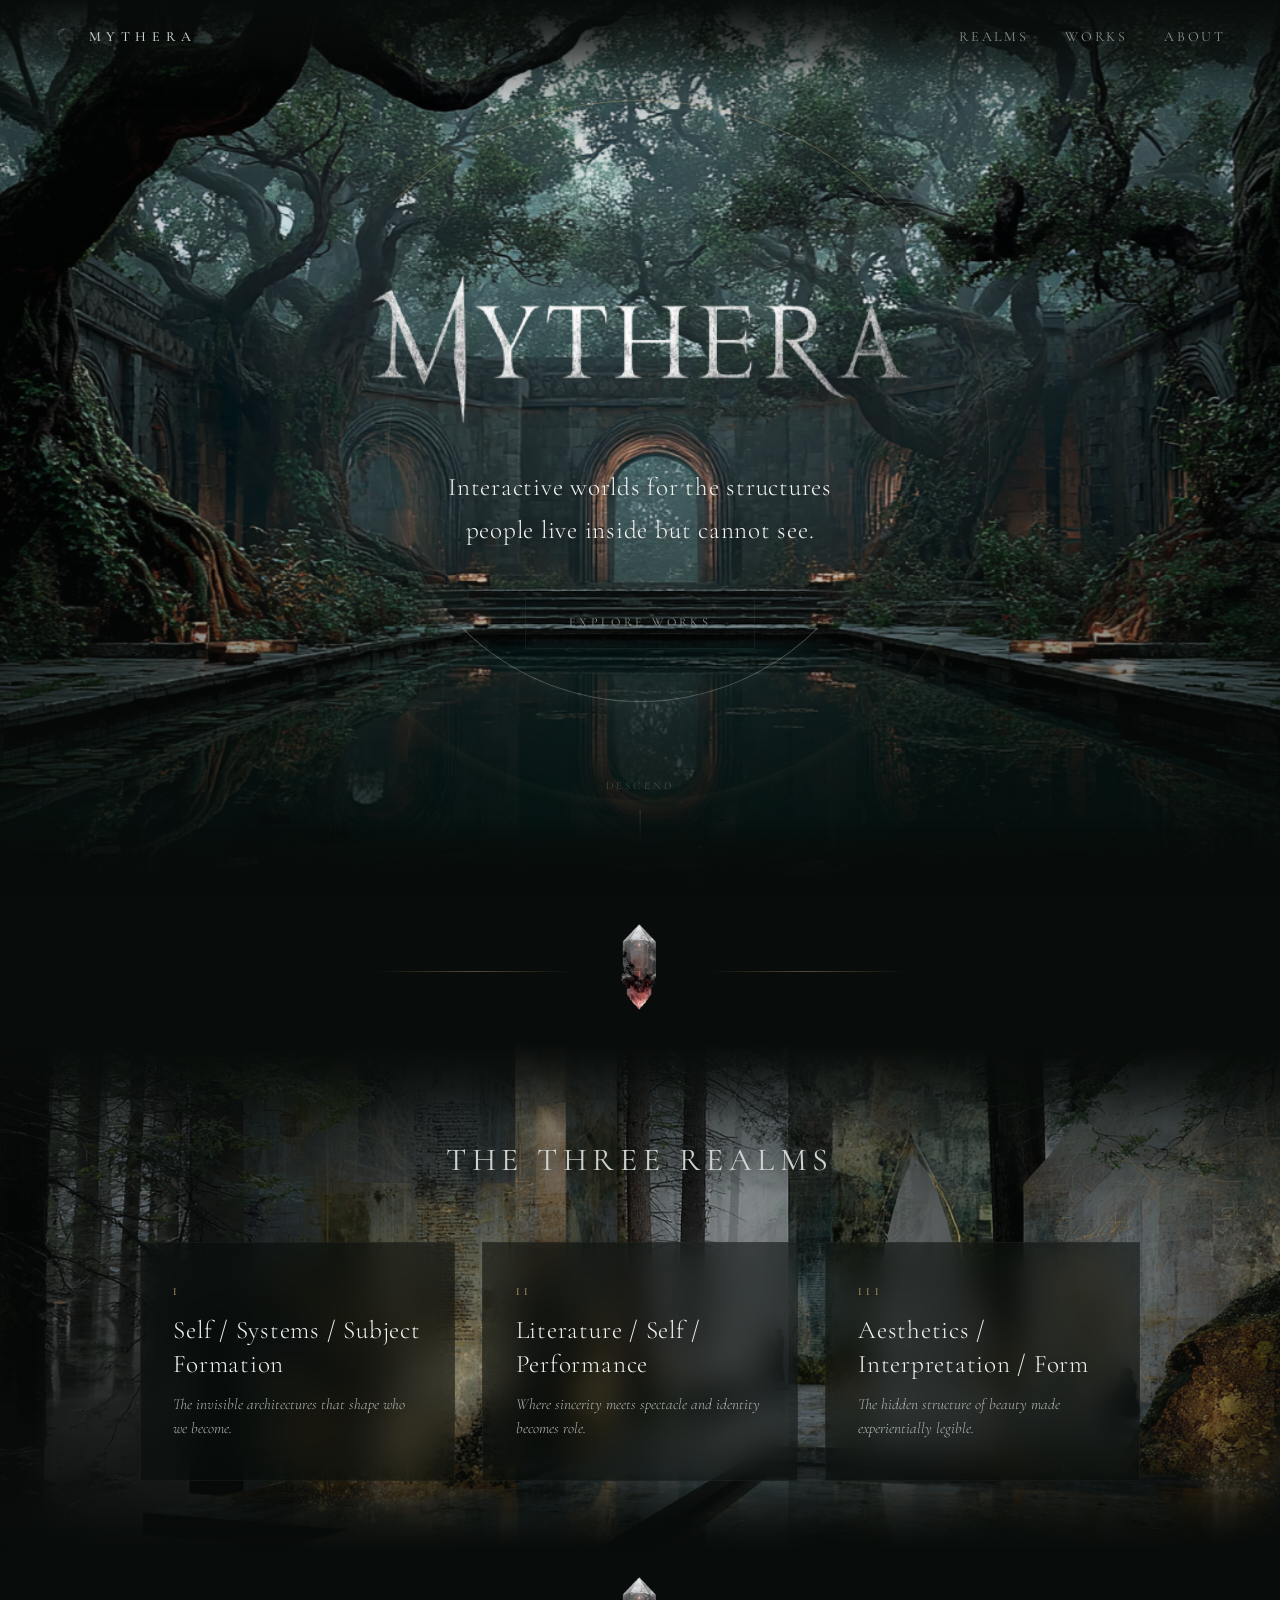
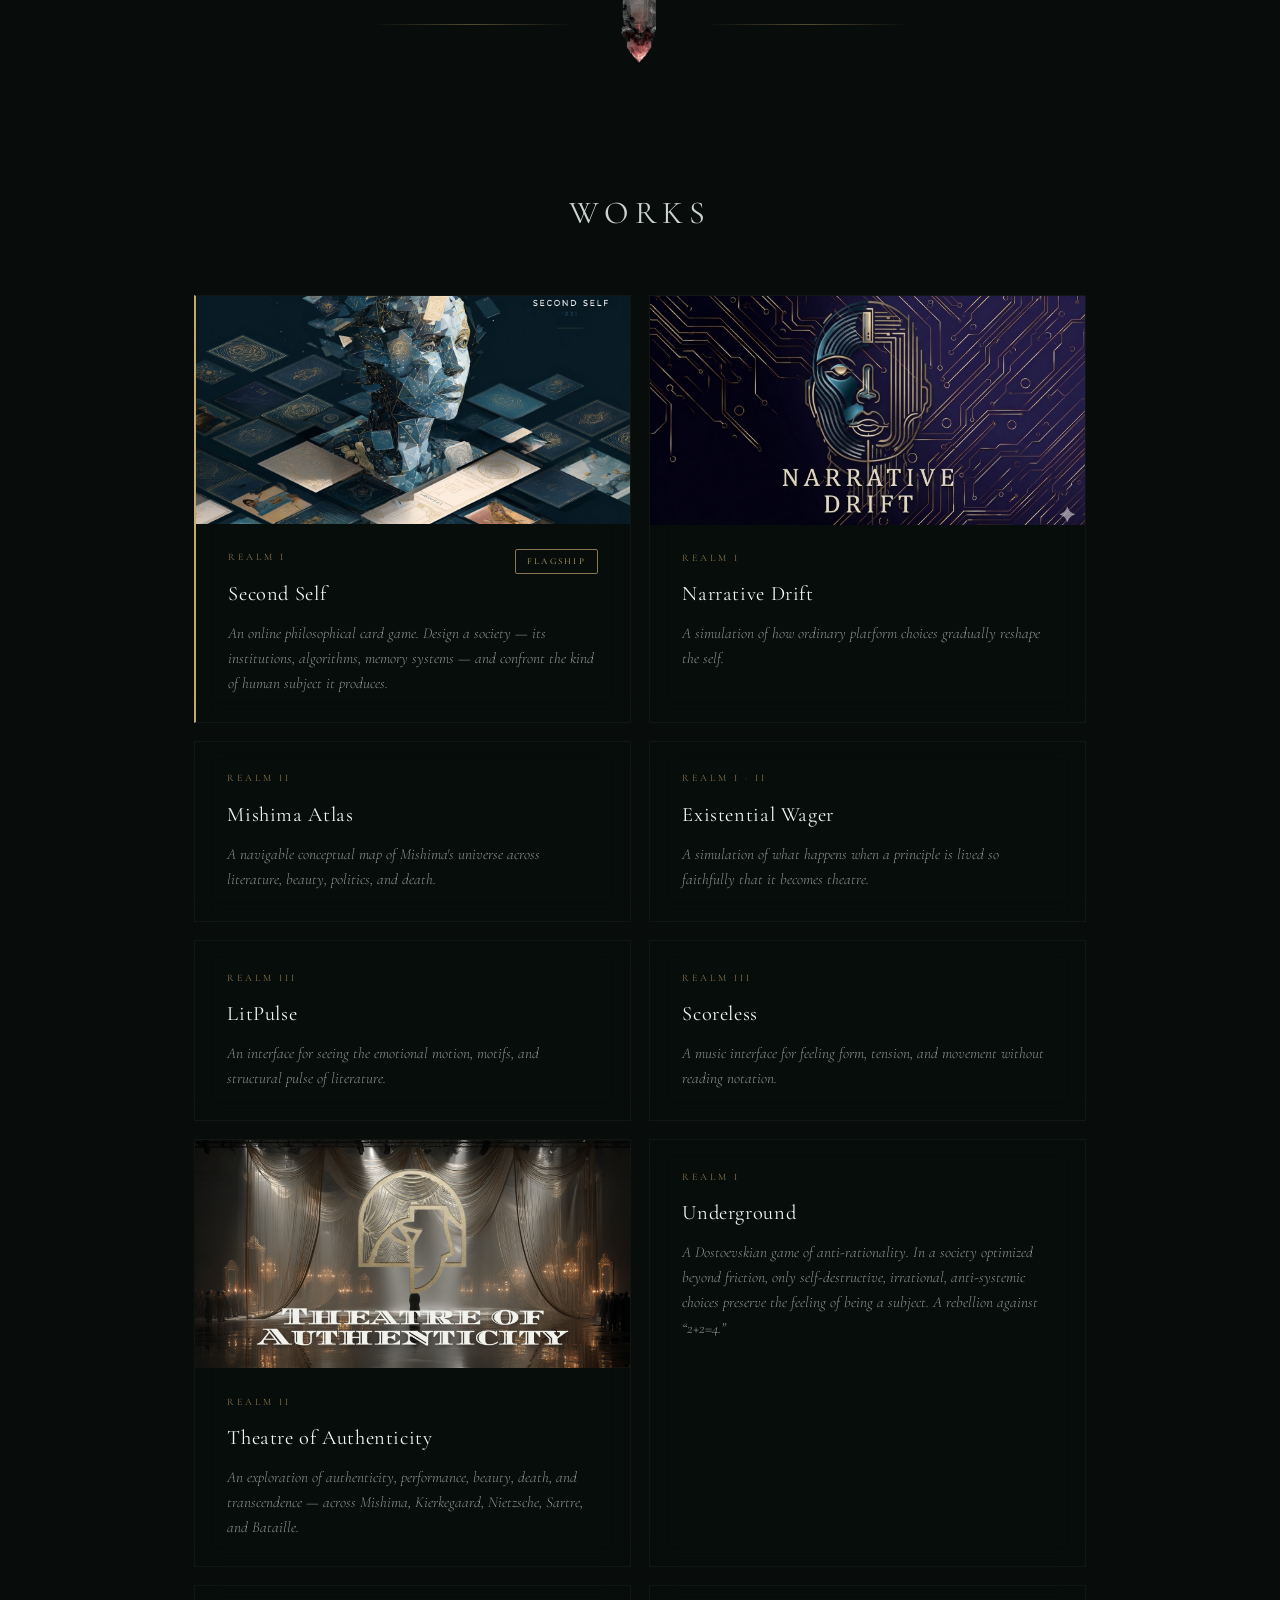
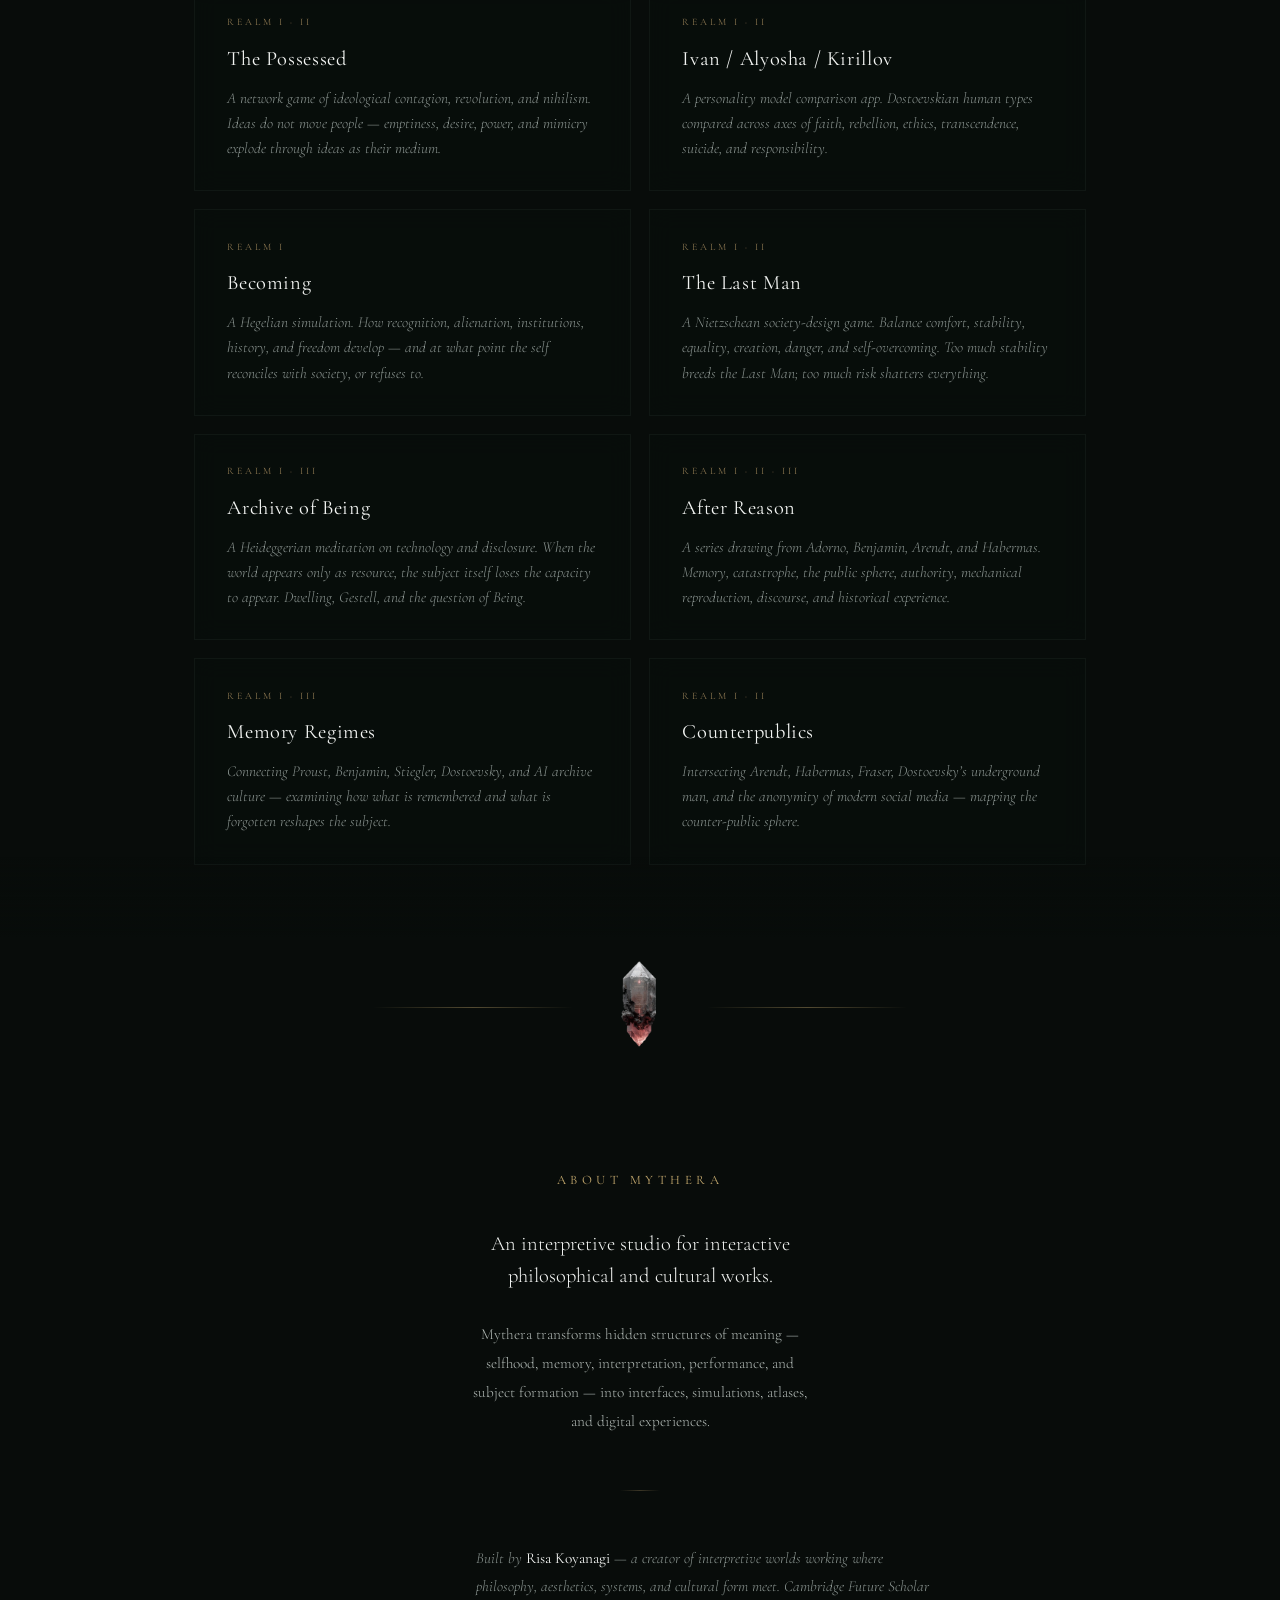
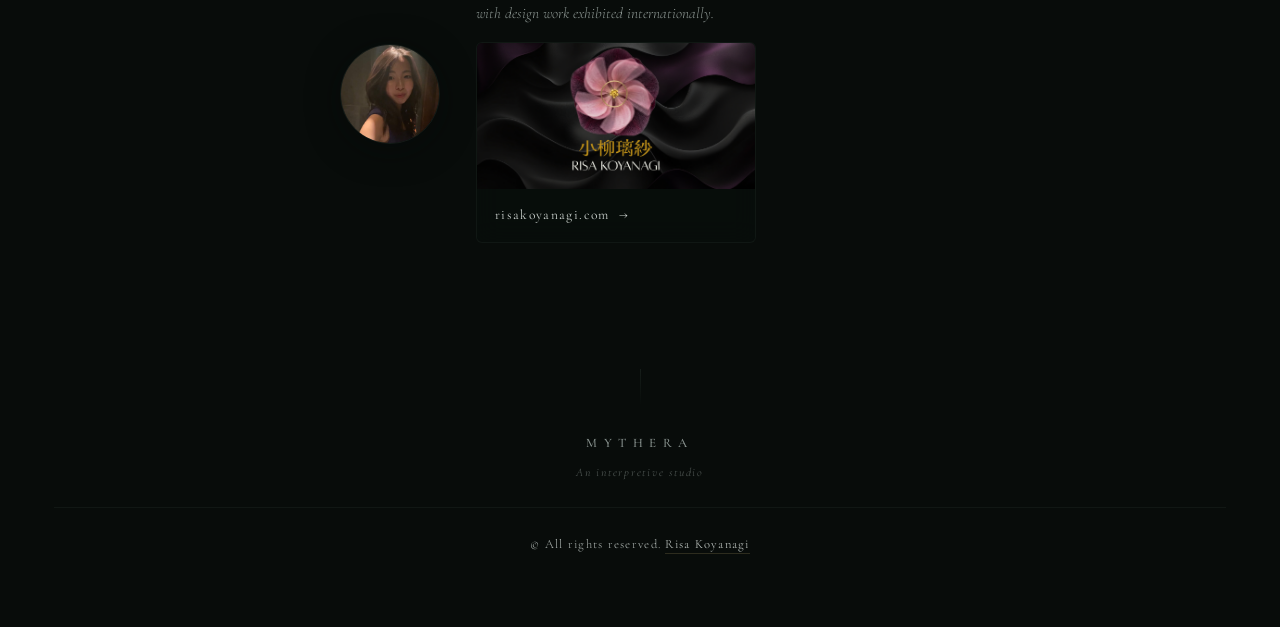
<file: works/becoming.html>
<!DOCTYPE html>
<html lang="en">
<head>
  <meta charset="UTF-8">
  <meta name="viewport" content="width=device-width, initial-scale=1.0">
  <title>Becoming — MYTHERA</title>
  <meta name="description" content="A Hegelian simulation. How recognition, alienation, institutions, history, and freedom develop — and at what point the self reconciles with society, or refuses to.">
  <link rel="icon" type="image/png" href="/public/images/logo.png">
  <link rel="apple-touch-icon" href="/public/images/logo.png">
  <meta property="og:type" content="website">
  <meta property="og:url" content="https://mythera.studio/works/becoming">
  <meta property="og:title" content="Becoming — MYTHERA">
  <meta property="og:description" content="A Hegelian simulation. How recognition, alienation, institutions, history, and freedom develop — and at what point the self reconciles with society, or refuses to.">
  <meta property="og:image" content="https://mythera.studio/public/images/mythera-og.png">
  <meta property="og:image:width" content="1200">
  <meta property="og:image:height" content="630">
  <meta property="og:site_name" content="MYTHERA">
  <meta name="twitter:card" content="summary_large_image">
  <meta name="twitter:title" content="Becoming — MYTHERA">
  <meta name="twitter:description" content="A Hegelian simulation. How recognition, alienation, institutions, history, and freedom develop — and at what point the self reconciles with society, or refuses to.">
  <meta name="twitter:image" content="https://mythera.studio/public/images/mythera-og.png">
  <script>window.location.replace('/#becoming');</script>
</head>
<body>
  <p>Redirecting to <a href="/#becoming">Becoming — MYTHERA</a>...</p>
</body>
</html>
</file>
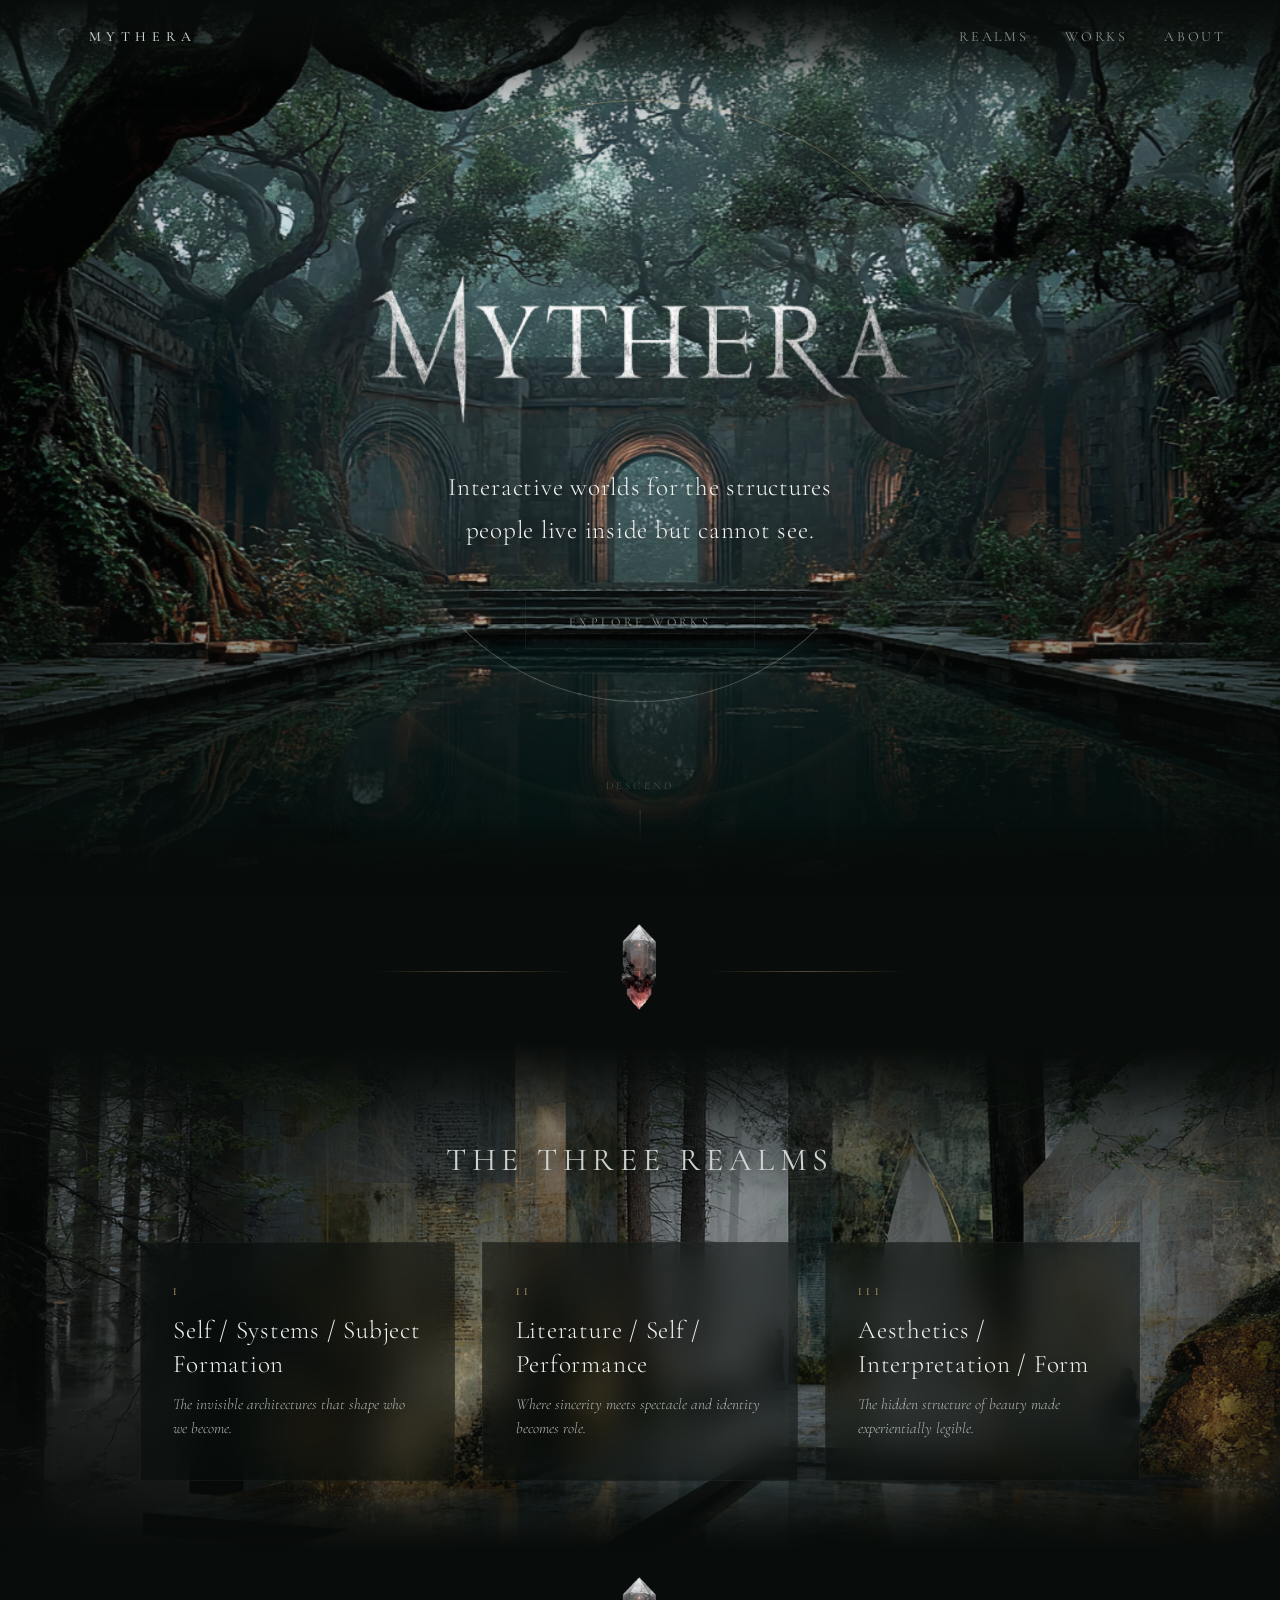
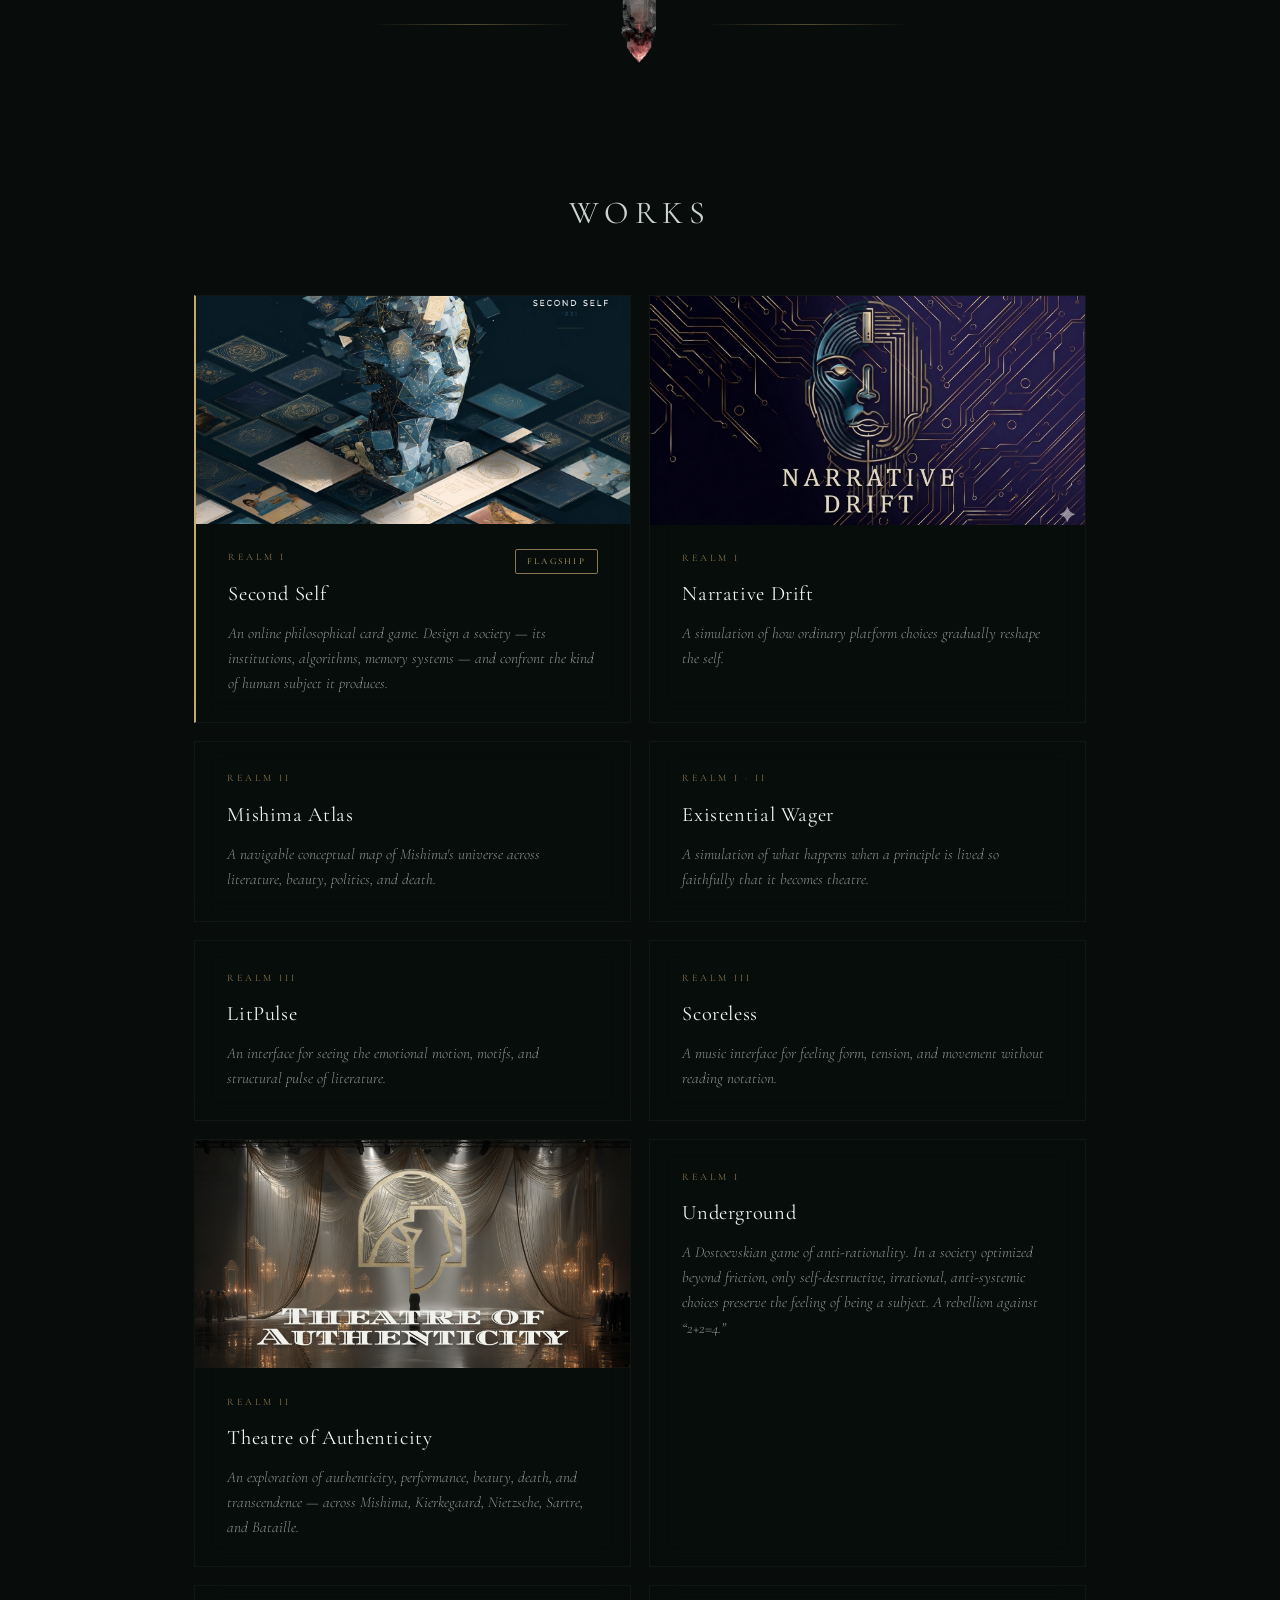
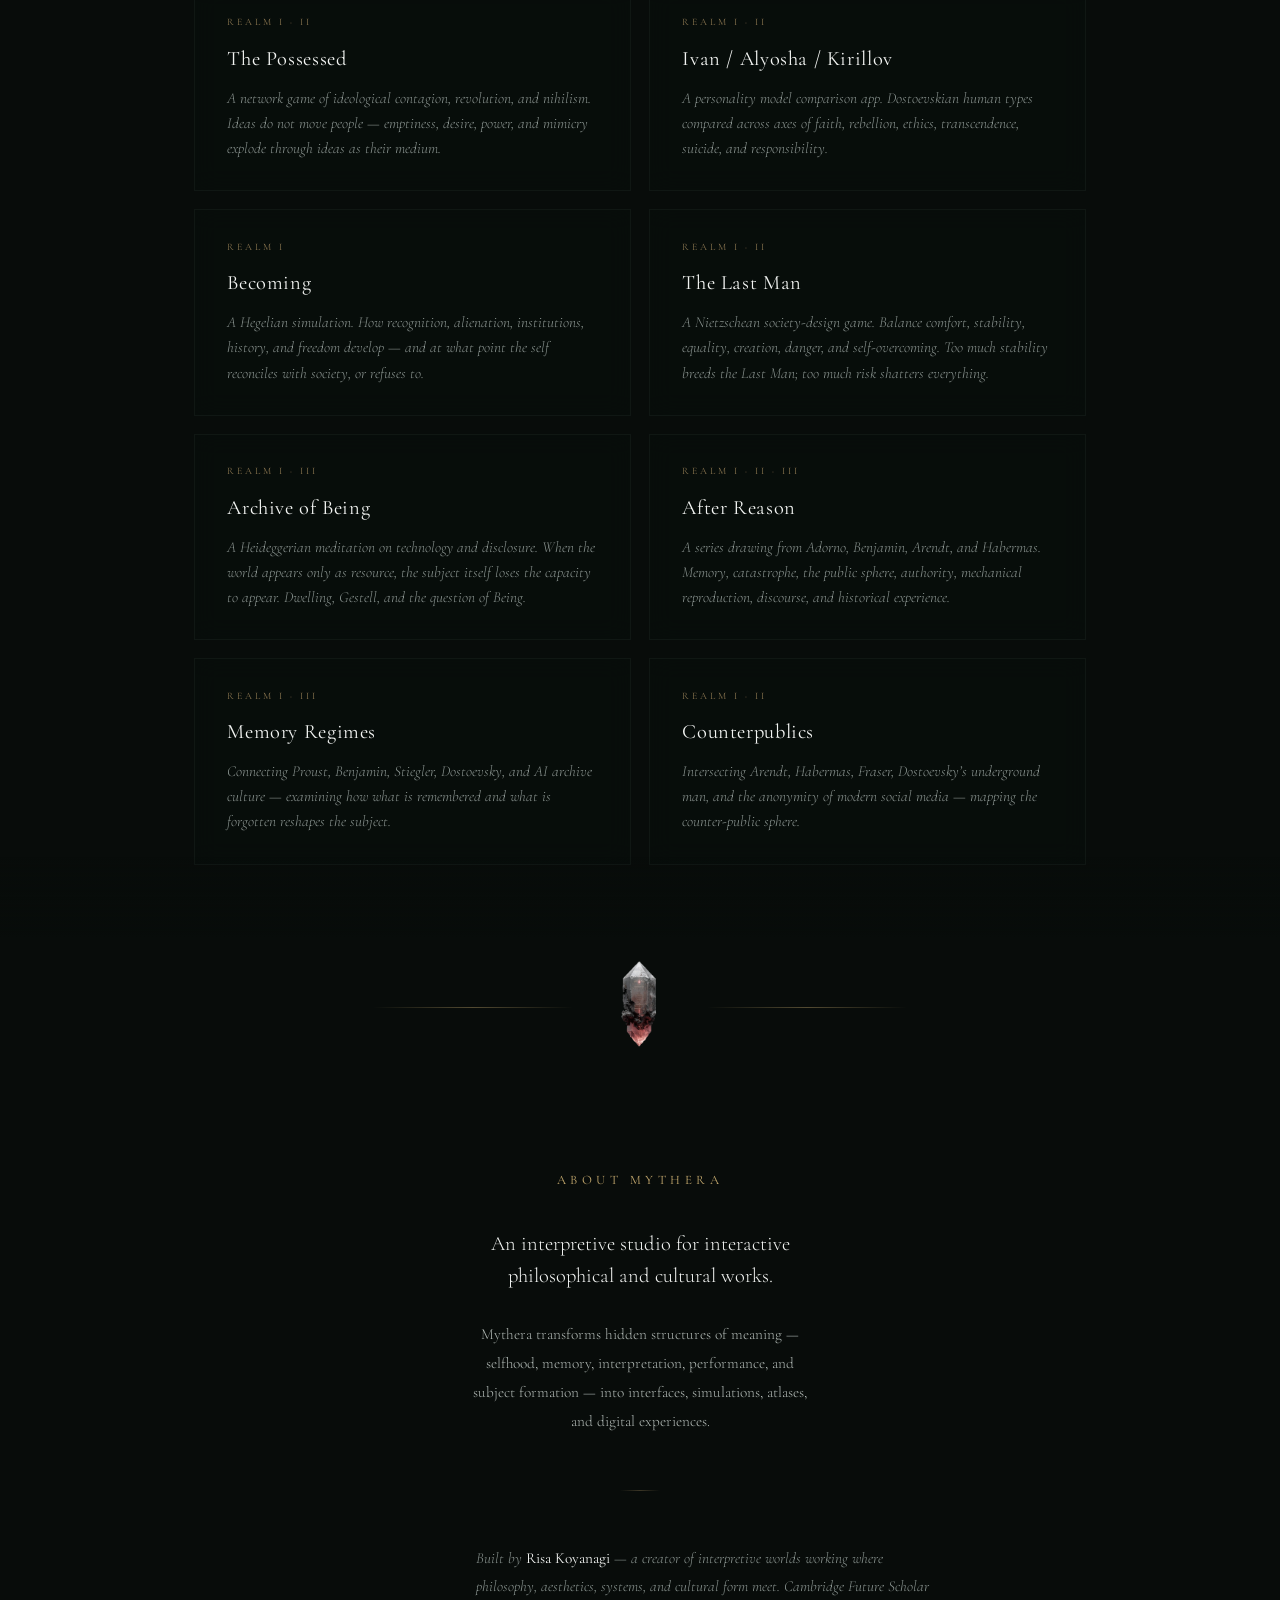
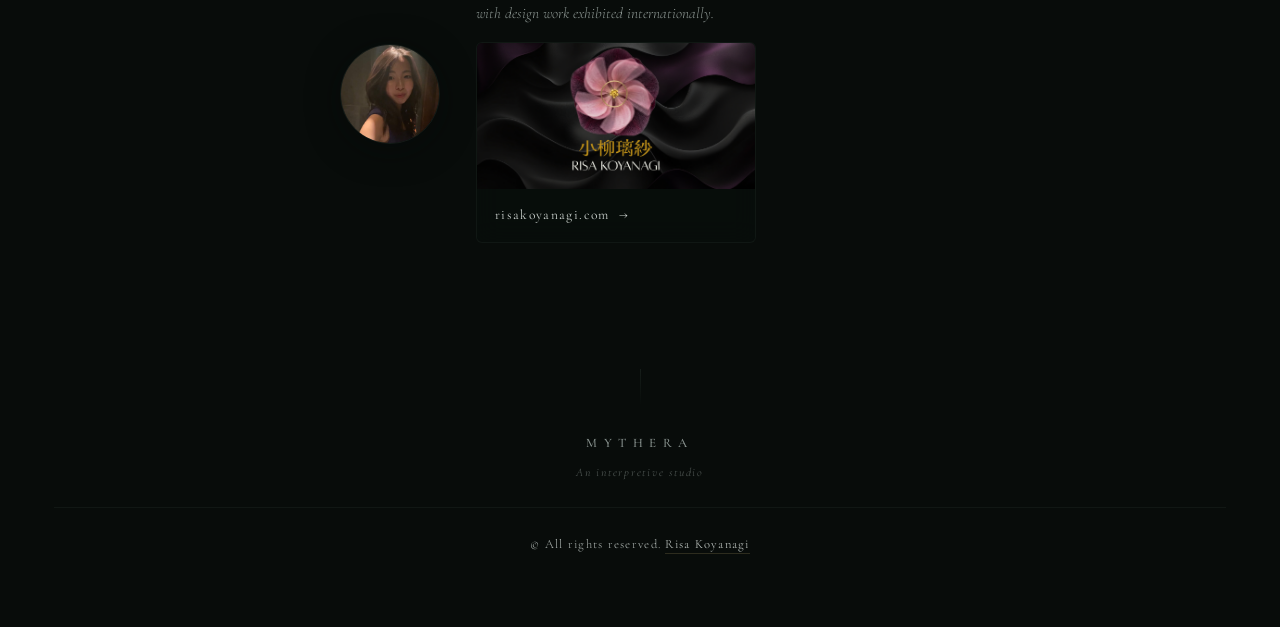
<file: works/counterpublics.html>
<!DOCTYPE html>
<html lang="en">
<head>
  <meta charset="UTF-8">
  <meta name="viewport" content="width=device-width, initial-scale=1.0">
  <title>Counterpublics — MYTHERA</title>
  <meta name="description" content="Intersecting Arendt, Habermas, Fraser, Dostoevsky's underground man, and the anonymity of modern social media — mapping the counter-public sphere.">
  <link rel="icon" type="image/png" href="/public/images/logo.png">
  <link rel="apple-touch-icon" href="/public/images/logo.png">
  <meta property="og:type" content="website">
  <meta property="og:url" content="https://mythera.studio/works/counterpublics">
  <meta property="og:title" content="Counterpublics — MYTHERA">
  <meta property="og:description" content="Intersecting Arendt, Habermas, Fraser, Dostoevsky's underground man, and the anonymity of modern social media — mapping the counter-public sphere.">
  <meta property="og:image" content="https://mythera.studio/public/images/mythera-og.png">
  <meta property="og:image:width" content="1200">
  <meta property="og:image:height" content="630">
  <meta property="og:site_name" content="MYTHERA">
  <meta name="twitter:card" content="summary_large_image">
  <meta name="twitter:title" content="Counterpublics — MYTHERA">
  <meta name="twitter:description" content="Intersecting Arendt, Habermas, Fraser, Dostoevsky's underground man, and the anonymity of modern social media — mapping the counter-public sphere.">
  <meta name="twitter:image" content="https://mythera.studio/public/images/mythera-og.png">
  <script>window.location.replace('/#counterpublics');</script>
</head>
<body>
  <p>Redirecting to <a href="/#counterpublics">Counterpublics — MYTHERA</a>...</p>
</body>
</html>
</file>
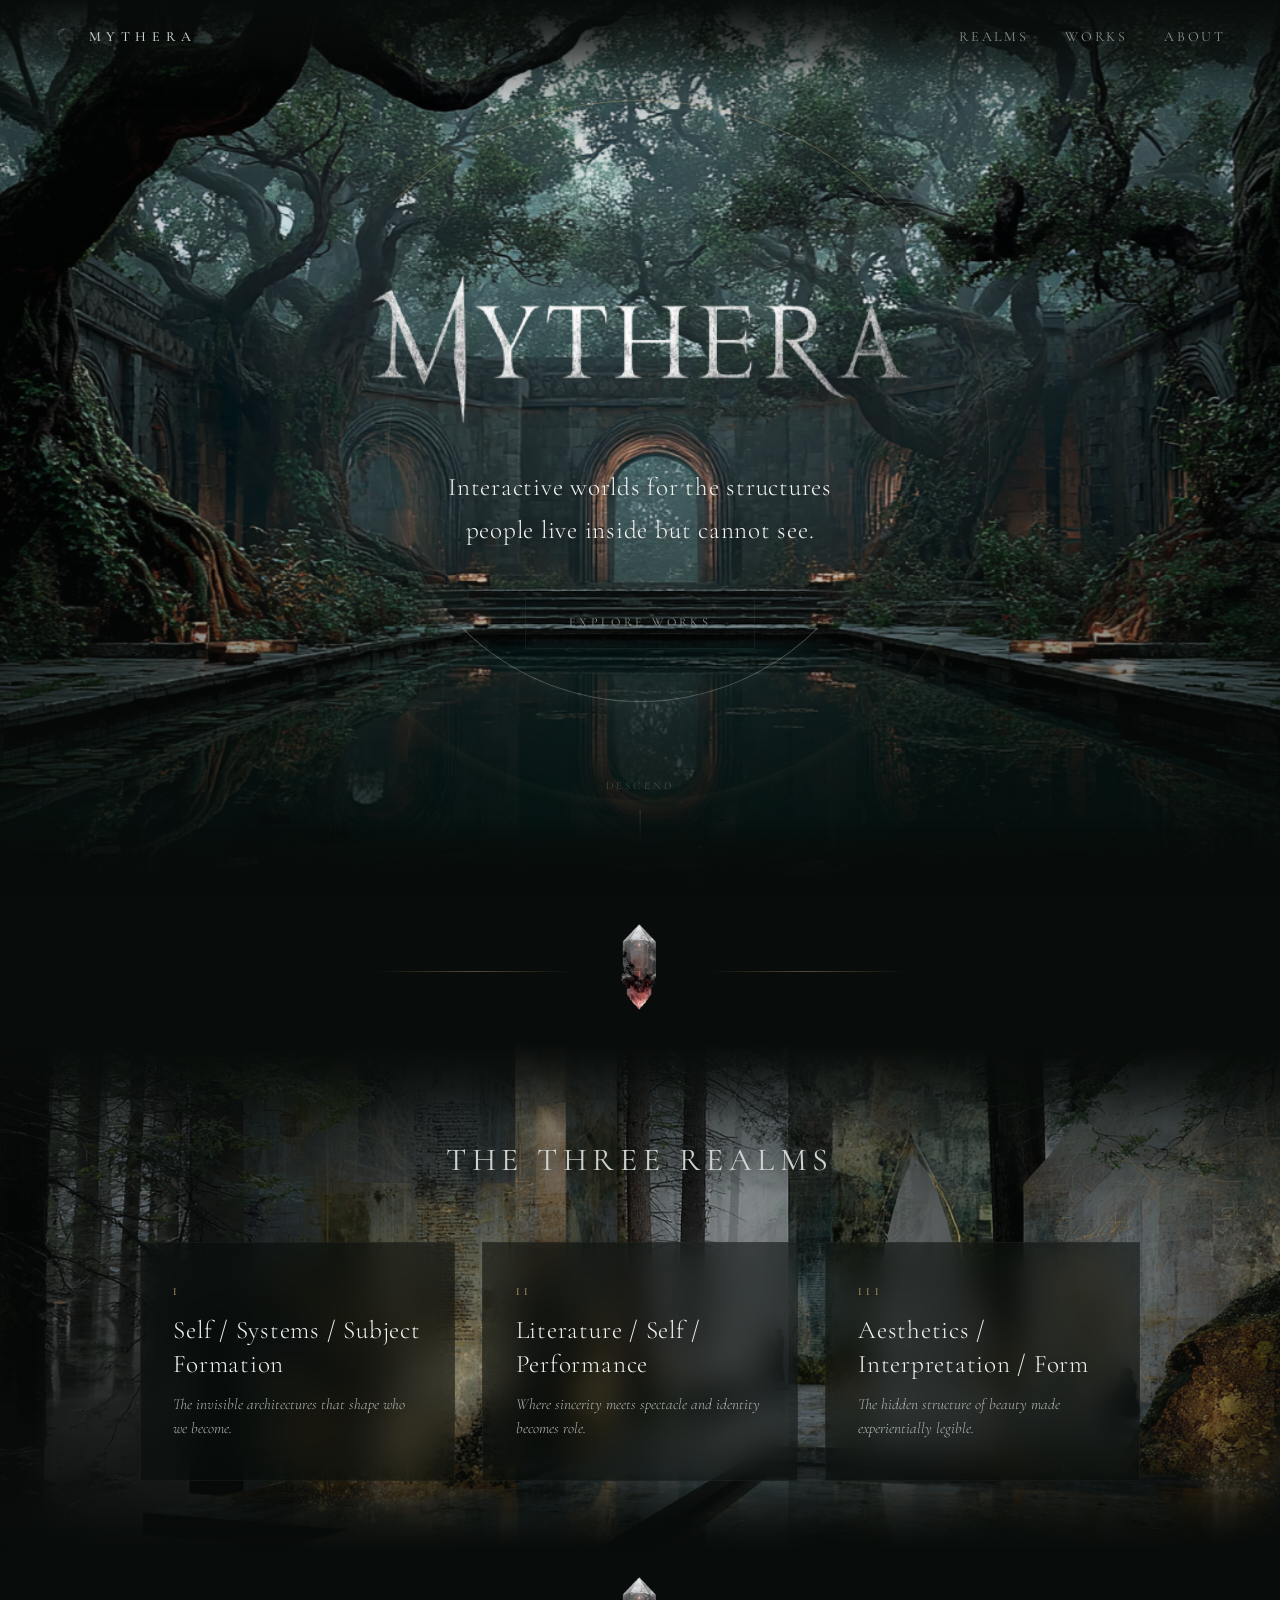
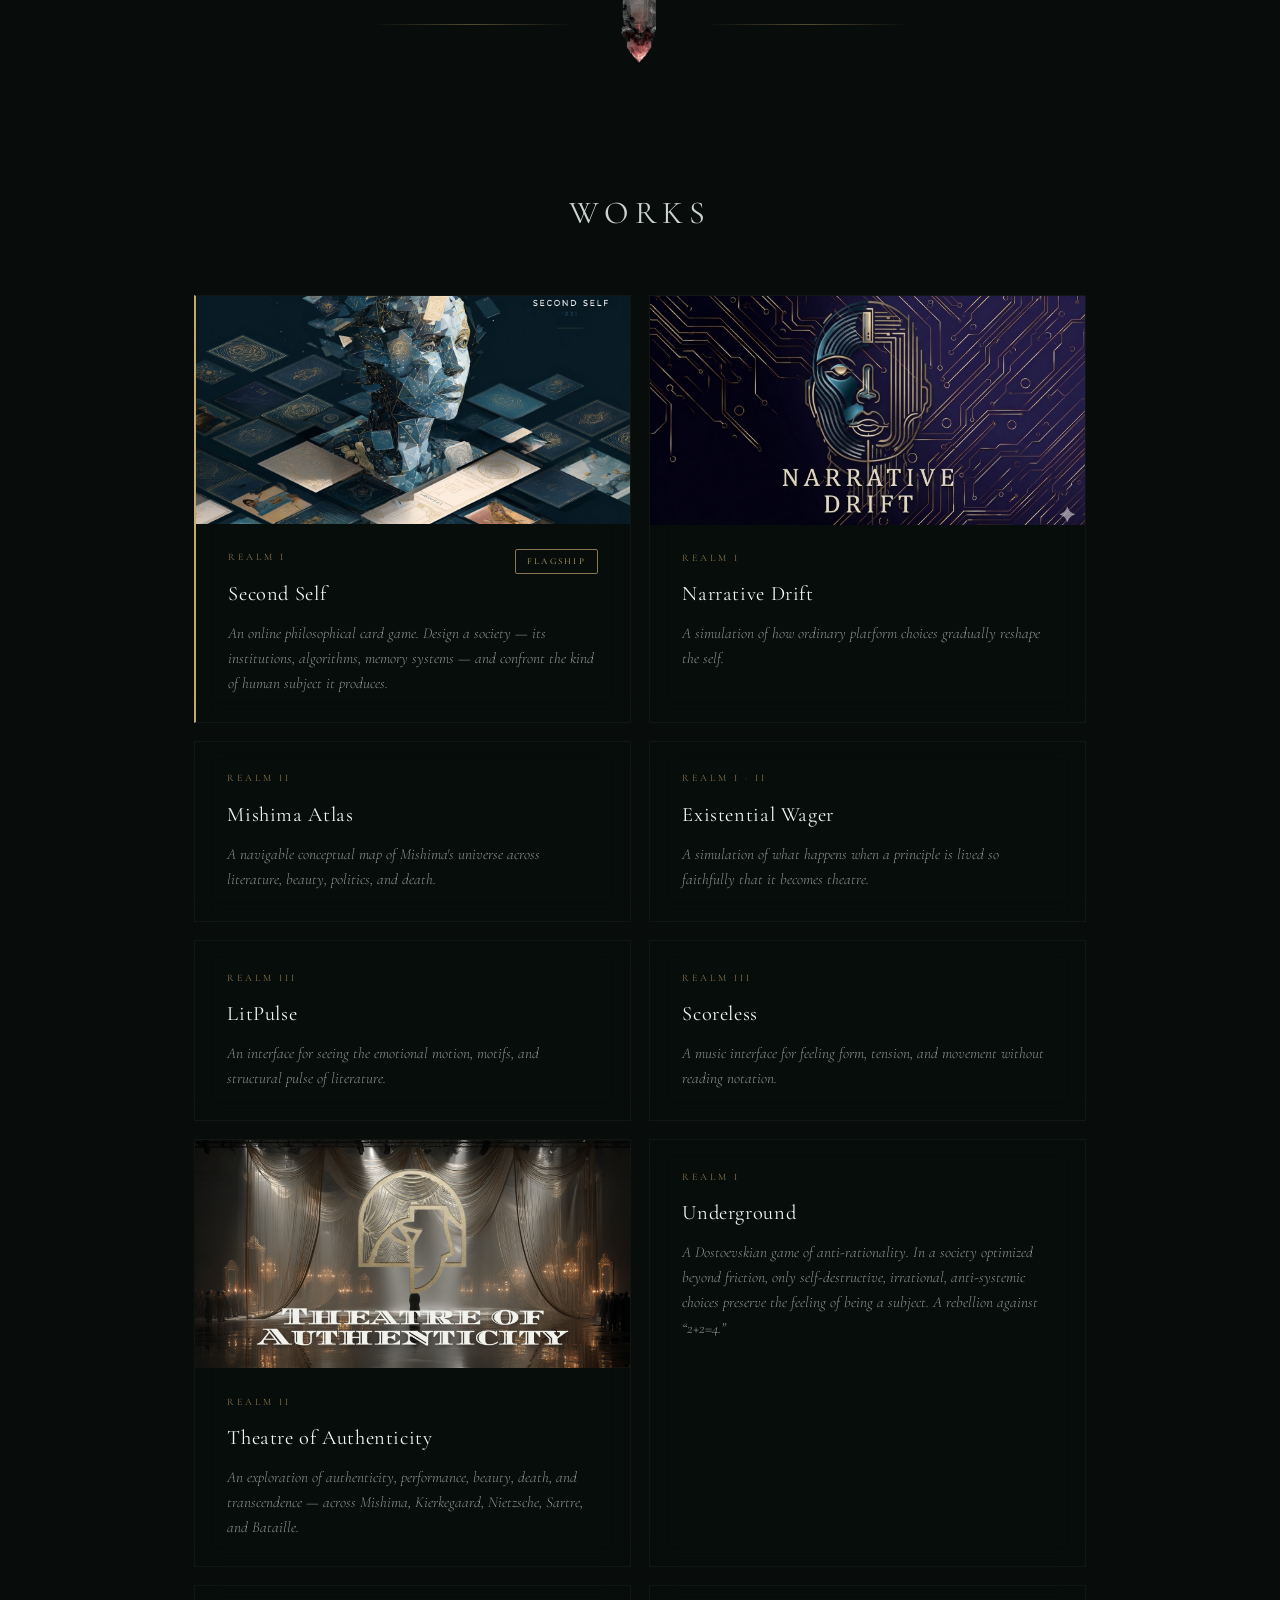
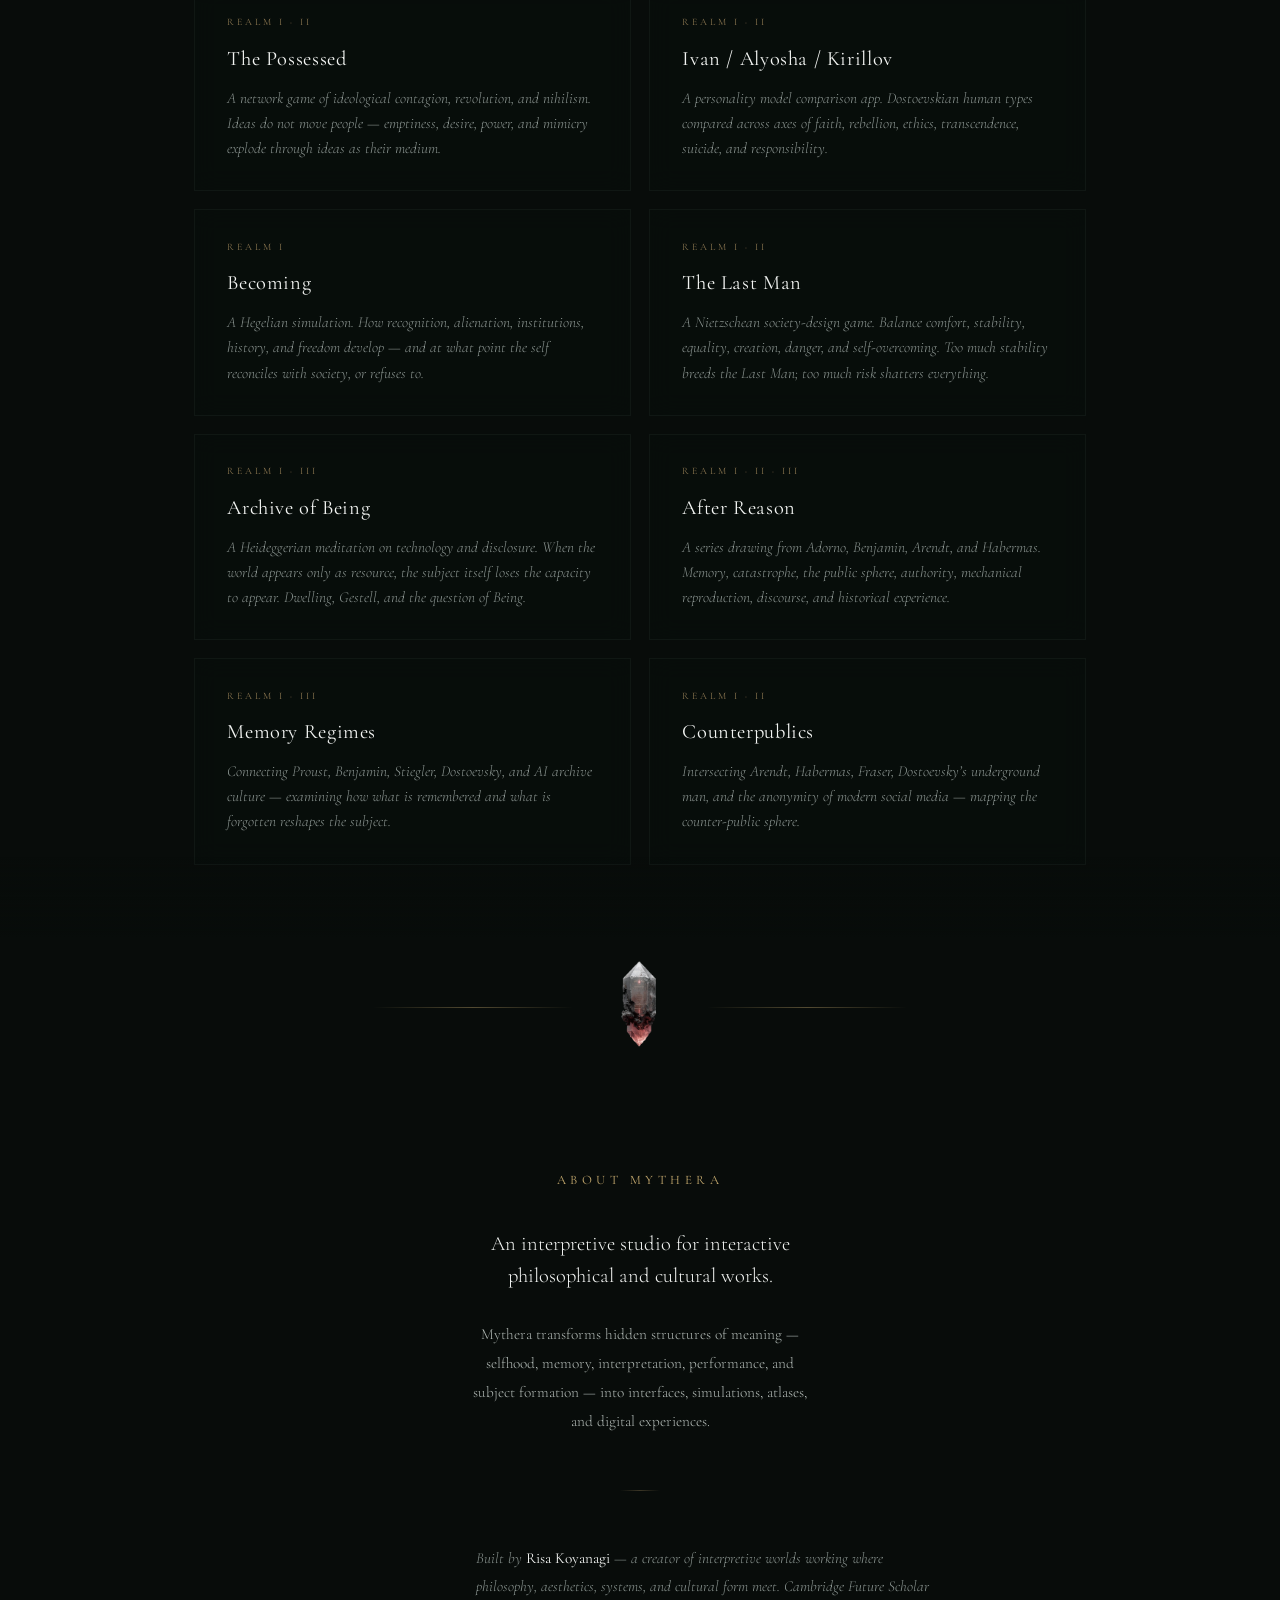
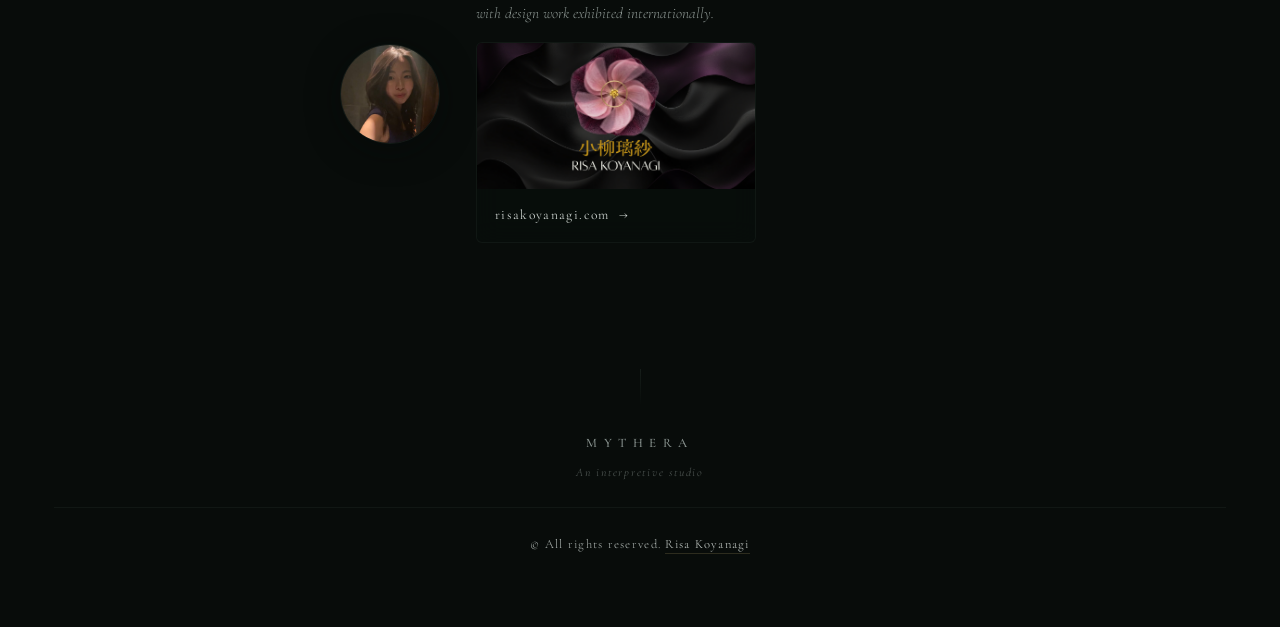
<file: works/ivan-alyosha-kirillov.html>
<!DOCTYPE html>
<html lang="en">
<head>
  <meta charset="UTF-8">
  <meta name="viewport" content="width=device-width, initial-scale=1.0">
  <title>Ivan / Alyosha / Kirillov — MYTHERA</title>
  <meta name="description" content="A personality model comparison app. Dostoevskian human types compared across axes of faith, rebellion, ethics, transcendence, suicide, and responsibility.">
  <link rel="icon" type="image/png" href="/public/images/logo.png">
  <link rel="apple-touch-icon" href="/public/images/logo.png">
  <meta property="og:type" content="website">
  <meta property="og:url" content="https://mythera.studio/works/ivan-alyosha-kirillov">
  <meta property="og:title" content="Ivan / Alyosha / Kirillov — MYTHERA">
  <meta property="og:description" content="A personality model comparison app. Dostoevskian human types compared across axes of faith, rebellion, ethics, transcendence, suicide, and responsibility.">
  <meta property="og:image" content="https://mythera.studio/public/images/mythera-og.png">
  <meta property="og:image:width" content="1200">
  <meta property="og:image:height" content="630">
  <meta property="og:site_name" content="MYTHERA">
  <meta name="twitter:card" content="summary_large_image">
  <meta name="twitter:title" content="Ivan / Alyosha / Kirillov — MYTHERA">
  <meta name="twitter:description" content="A personality model comparison app. Dostoevskian human types compared across axes of faith, rebellion, ethics, transcendence, suicide, and responsibility.">
  <meta name="twitter:image" content="https://mythera.studio/public/images/mythera-og.png">
  <script>window.location.replace('/#ivan-alyosha-kirillov');</script>
</head>
<body>
  <p>Redirecting to <a href="/#ivan-alyosha-kirillov">Ivan / Alyosha / Kirillov — MYTHERA</a>...</p>
</body>
</html>
</file>
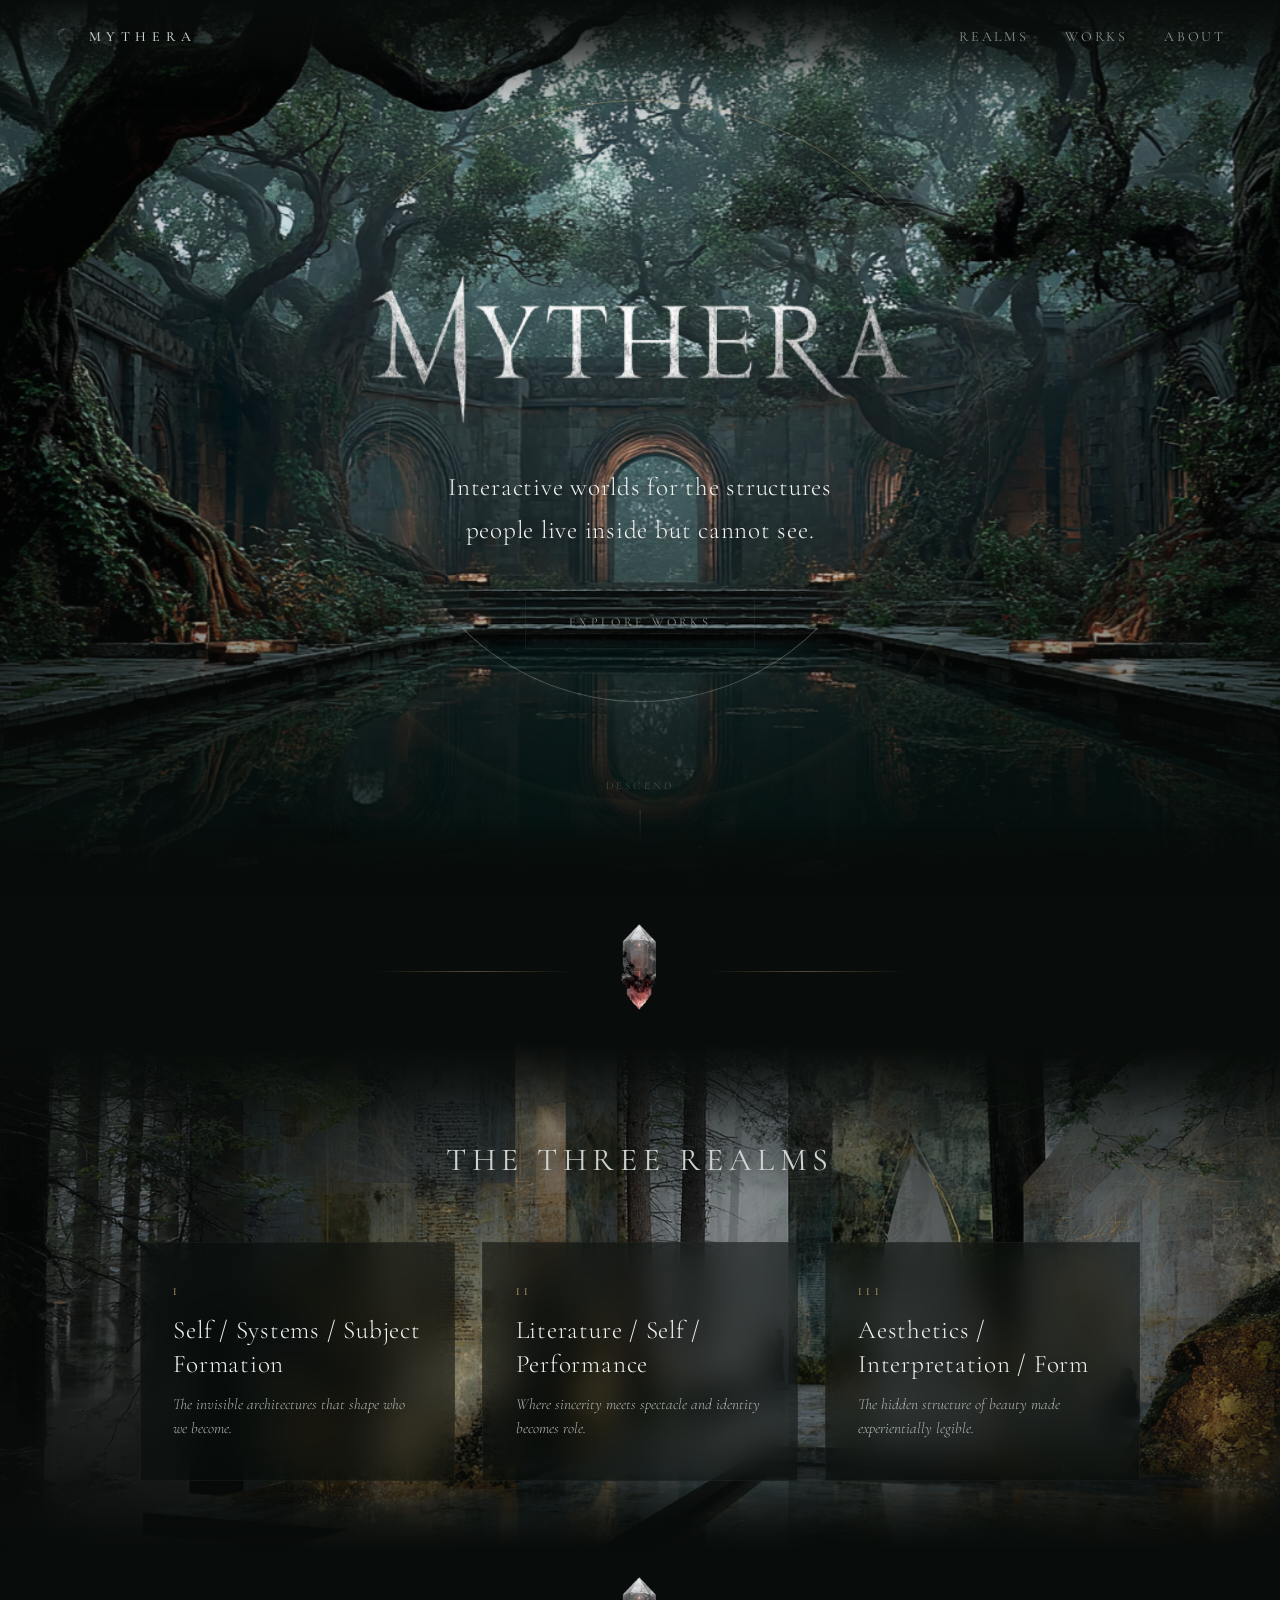
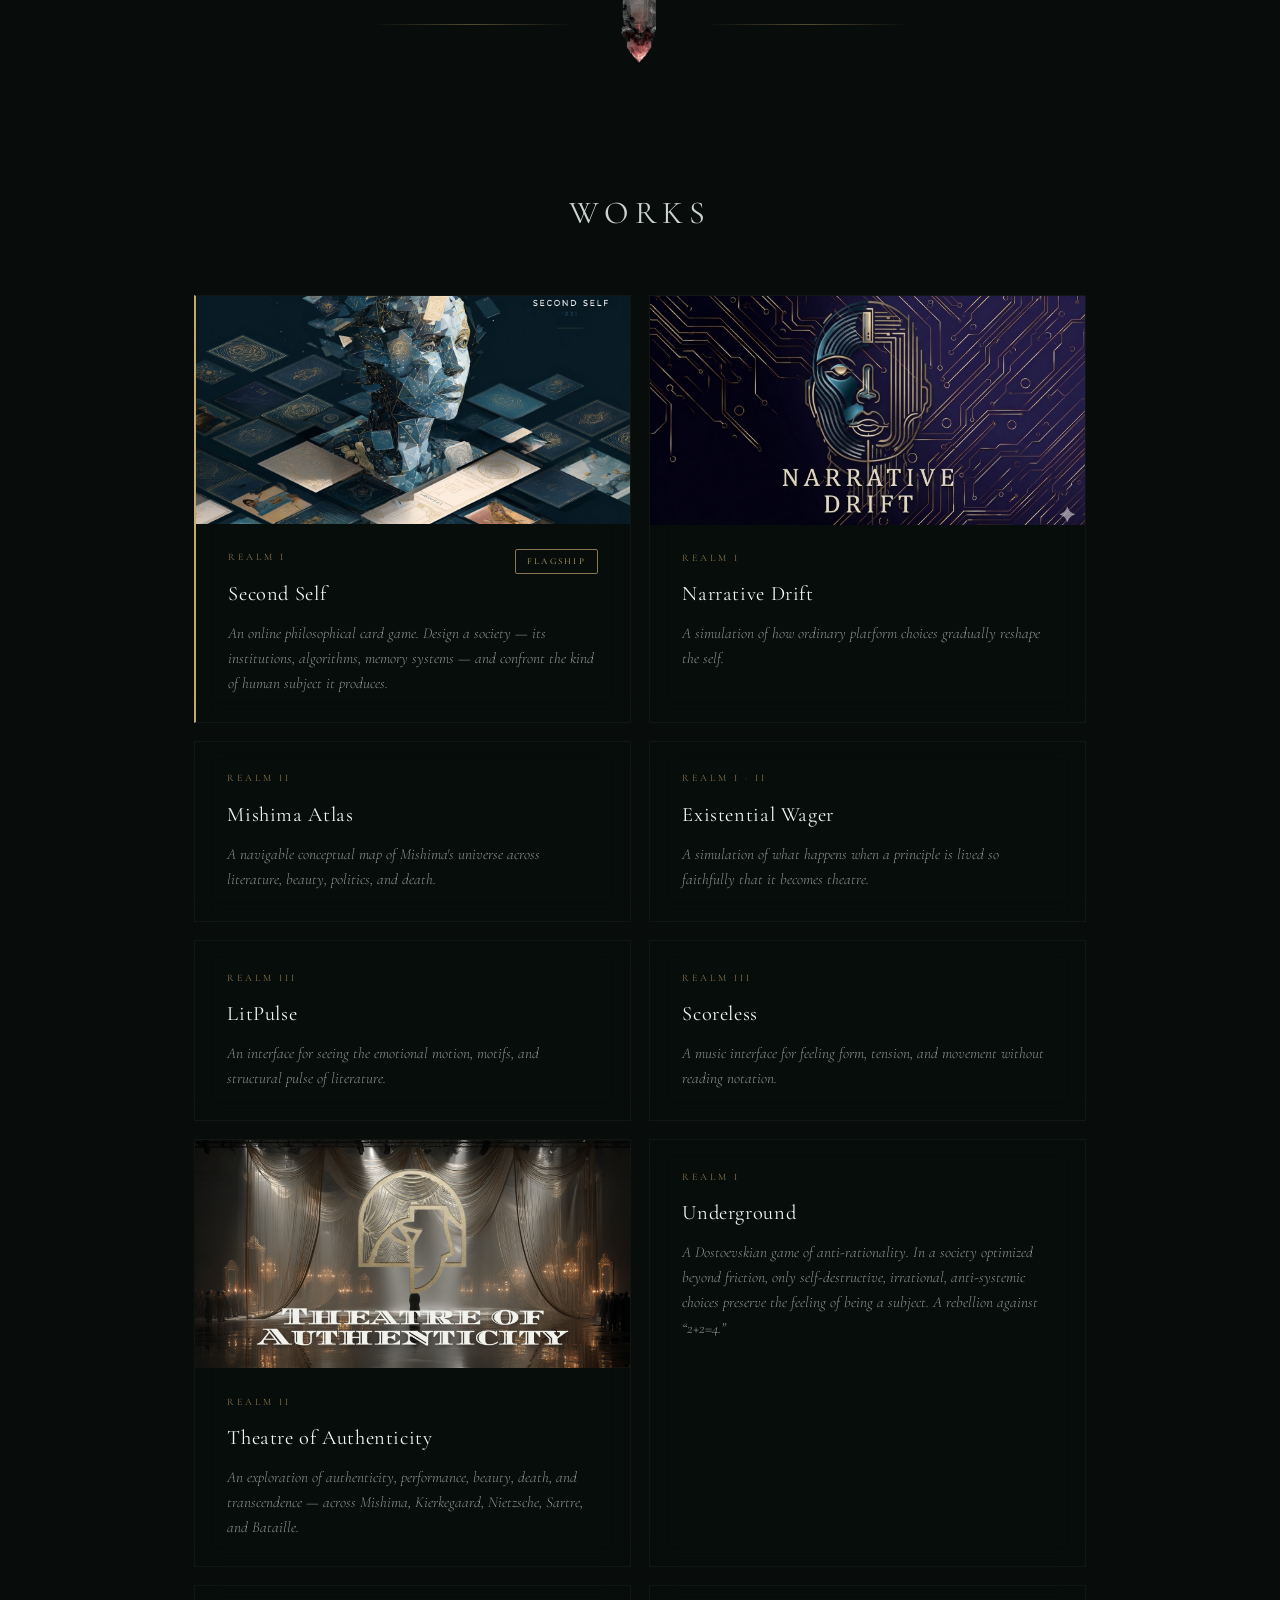
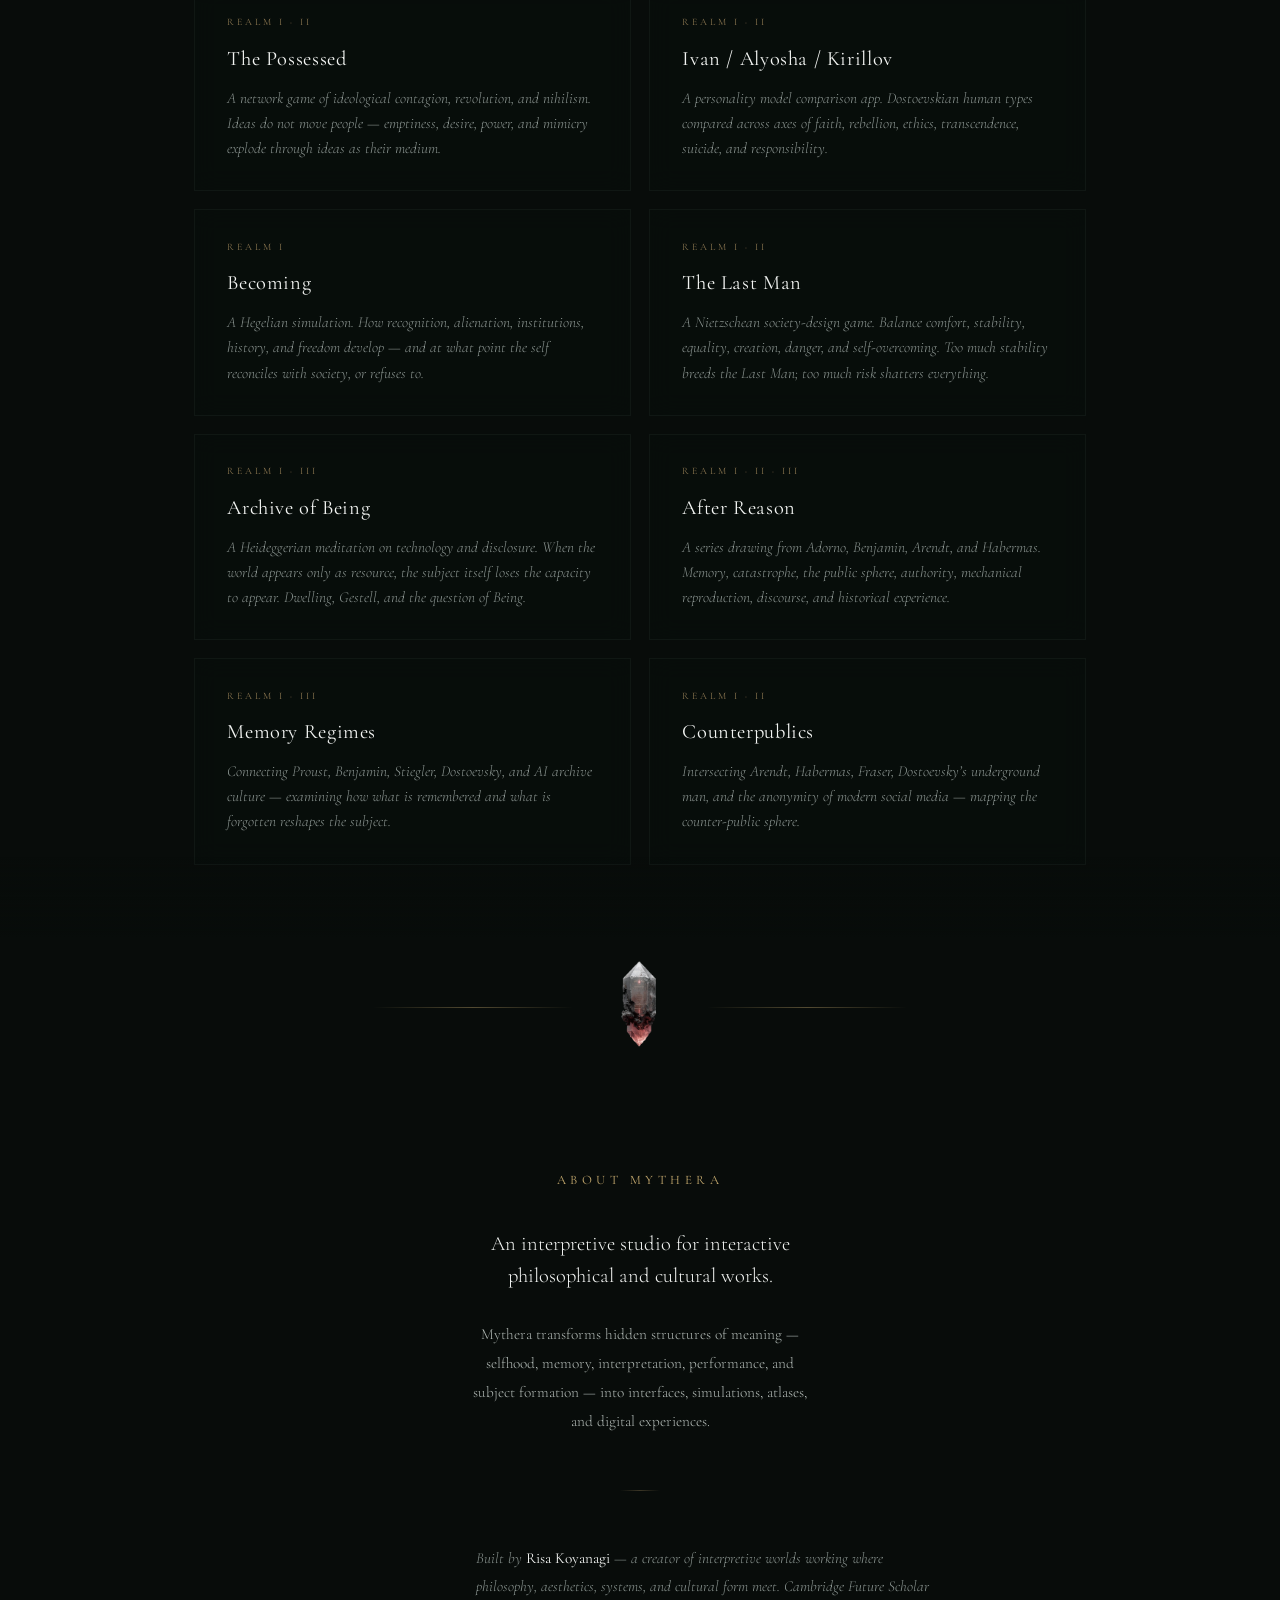
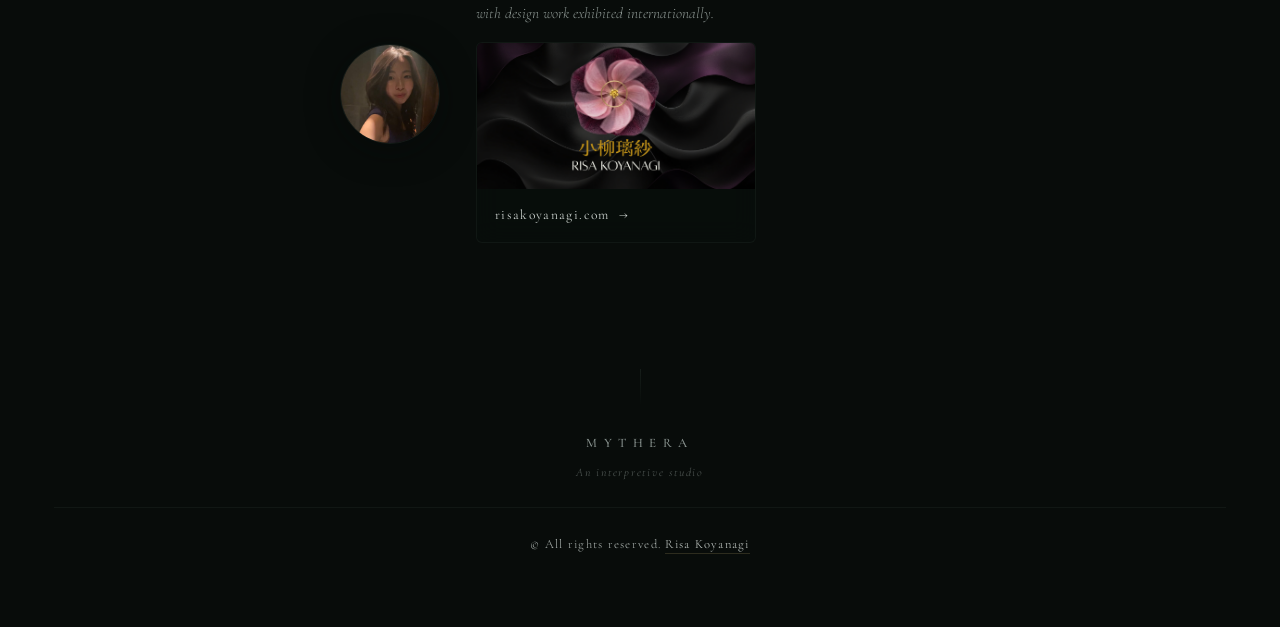
<file: works/memory-regimes.html>
<!DOCTYPE html>
<html lang="en">
<head>
  <meta charset="UTF-8">
  <meta name="viewport" content="width=device-width, initial-scale=1.0">
  <title>Memory Regimes — MYTHERA</title>
  <meta name="description" content="Connecting Proust, Benjamin, Stiegler, Dostoevsky, and AI archive culture — examining how what is remembered and what is forgotten reshapes the subject.">
  <link rel="icon" type="image/png" href="/public/images/logo.png">
  <link rel="apple-touch-icon" href="/public/images/logo.png">
  <meta property="og:type" content="website">
  <meta property="og:url" content="https://mythera.studio/works/memory-regimes">
  <meta property="og:title" content="Memory Regimes — MYTHERA">
  <meta property="og:description" content="Connecting Proust, Benjamin, Stiegler, Dostoevsky, and AI archive culture — examining how what is remembered and what is forgotten reshapes the subject.">
  <meta property="og:image" content="https://mythera.studio/public/images/mythera-og.png">
  <meta property="og:image:width" content="1200">
  <meta property="og:image:height" content="630">
  <meta property="og:site_name" content="MYTHERA">
  <meta name="twitter:card" content="summary_large_image">
  <meta name="twitter:title" content="Memory Regimes — MYTHERA">
  <meta name="twitter:description" content="Connecting Proust, Benjamin, Stiegler, Dostoevsky, and AI archive culture — examining how what is remembered and what is forgotten reshapes the subject.">
  <meta name="twitter:image" content="https://mythera.studio/public/images/mythera-og.png">
  <script>window.location.replace('/#memory-regimes');</script>
</head>
<body>
  <p>Redirecting to <a href="/#memory-regimes">Memory Regimes — MYTHERA</a>...</p>
</body>
</html>
</file>
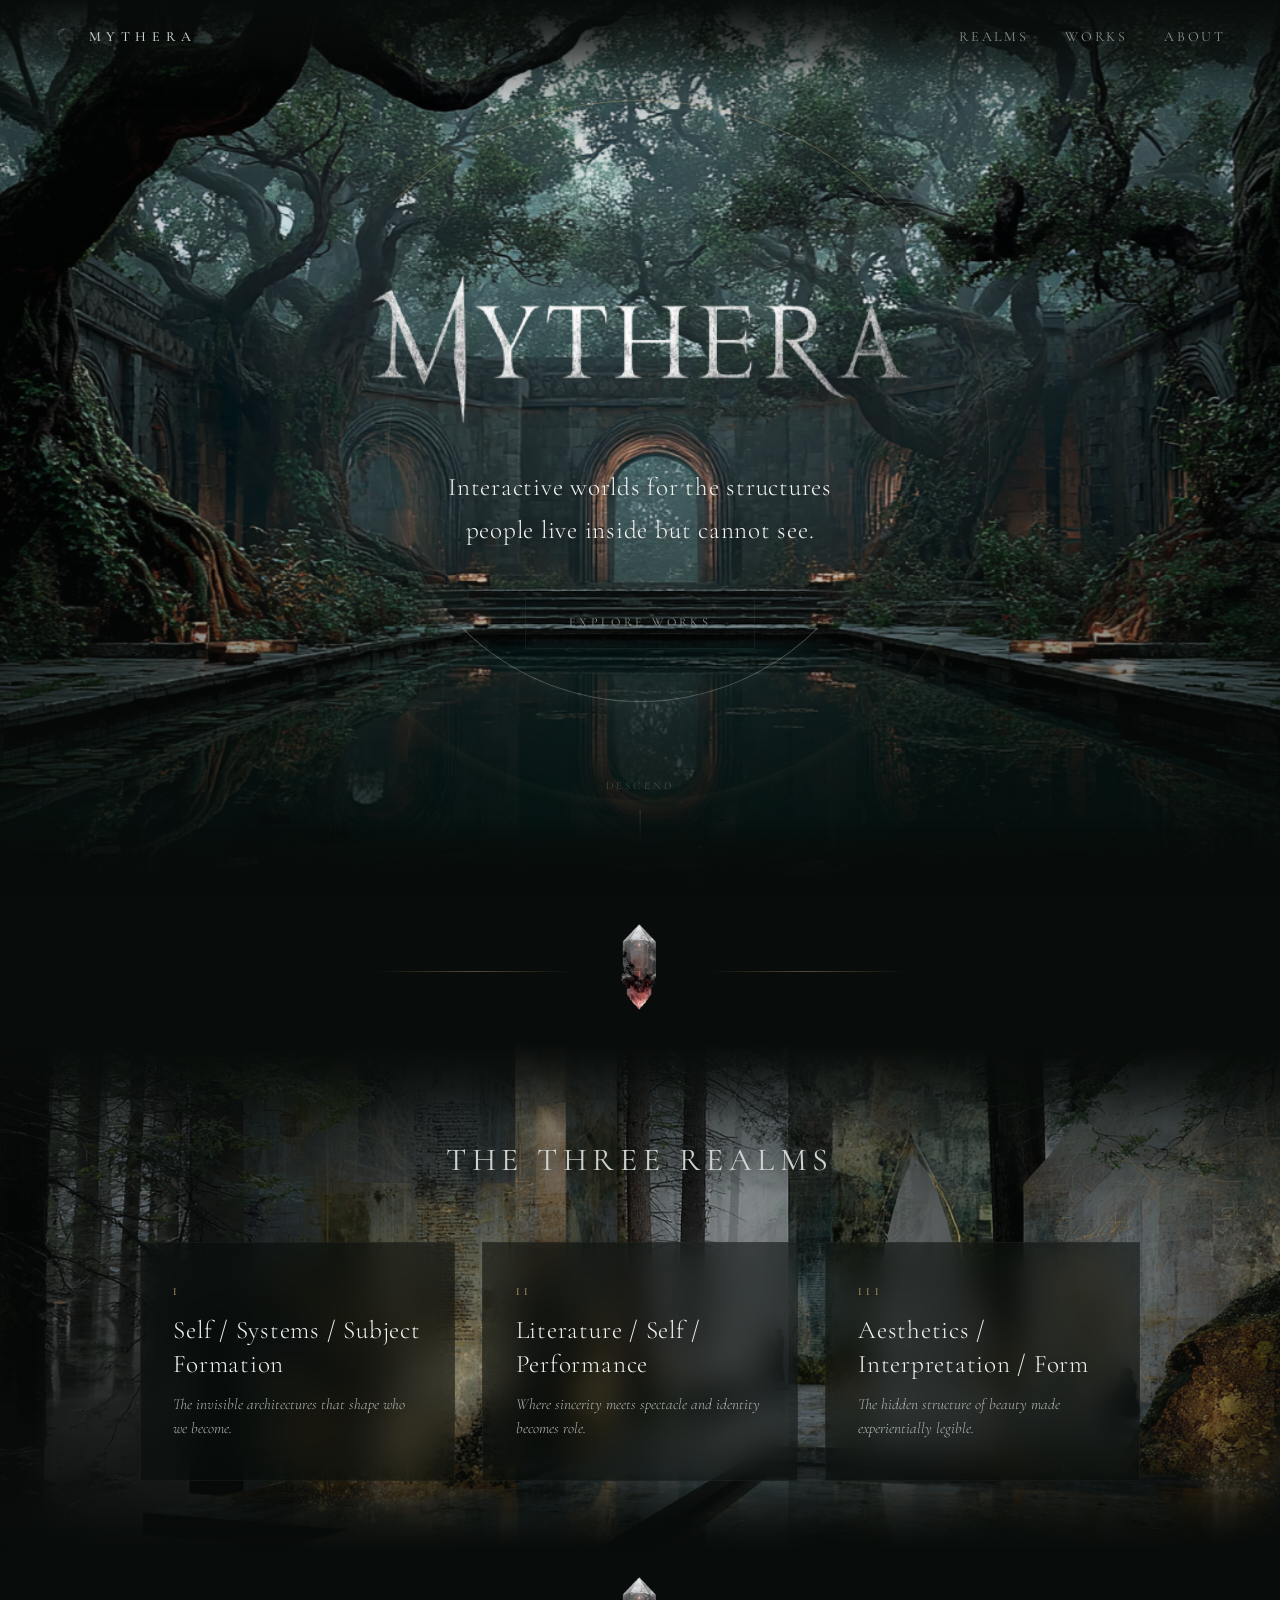
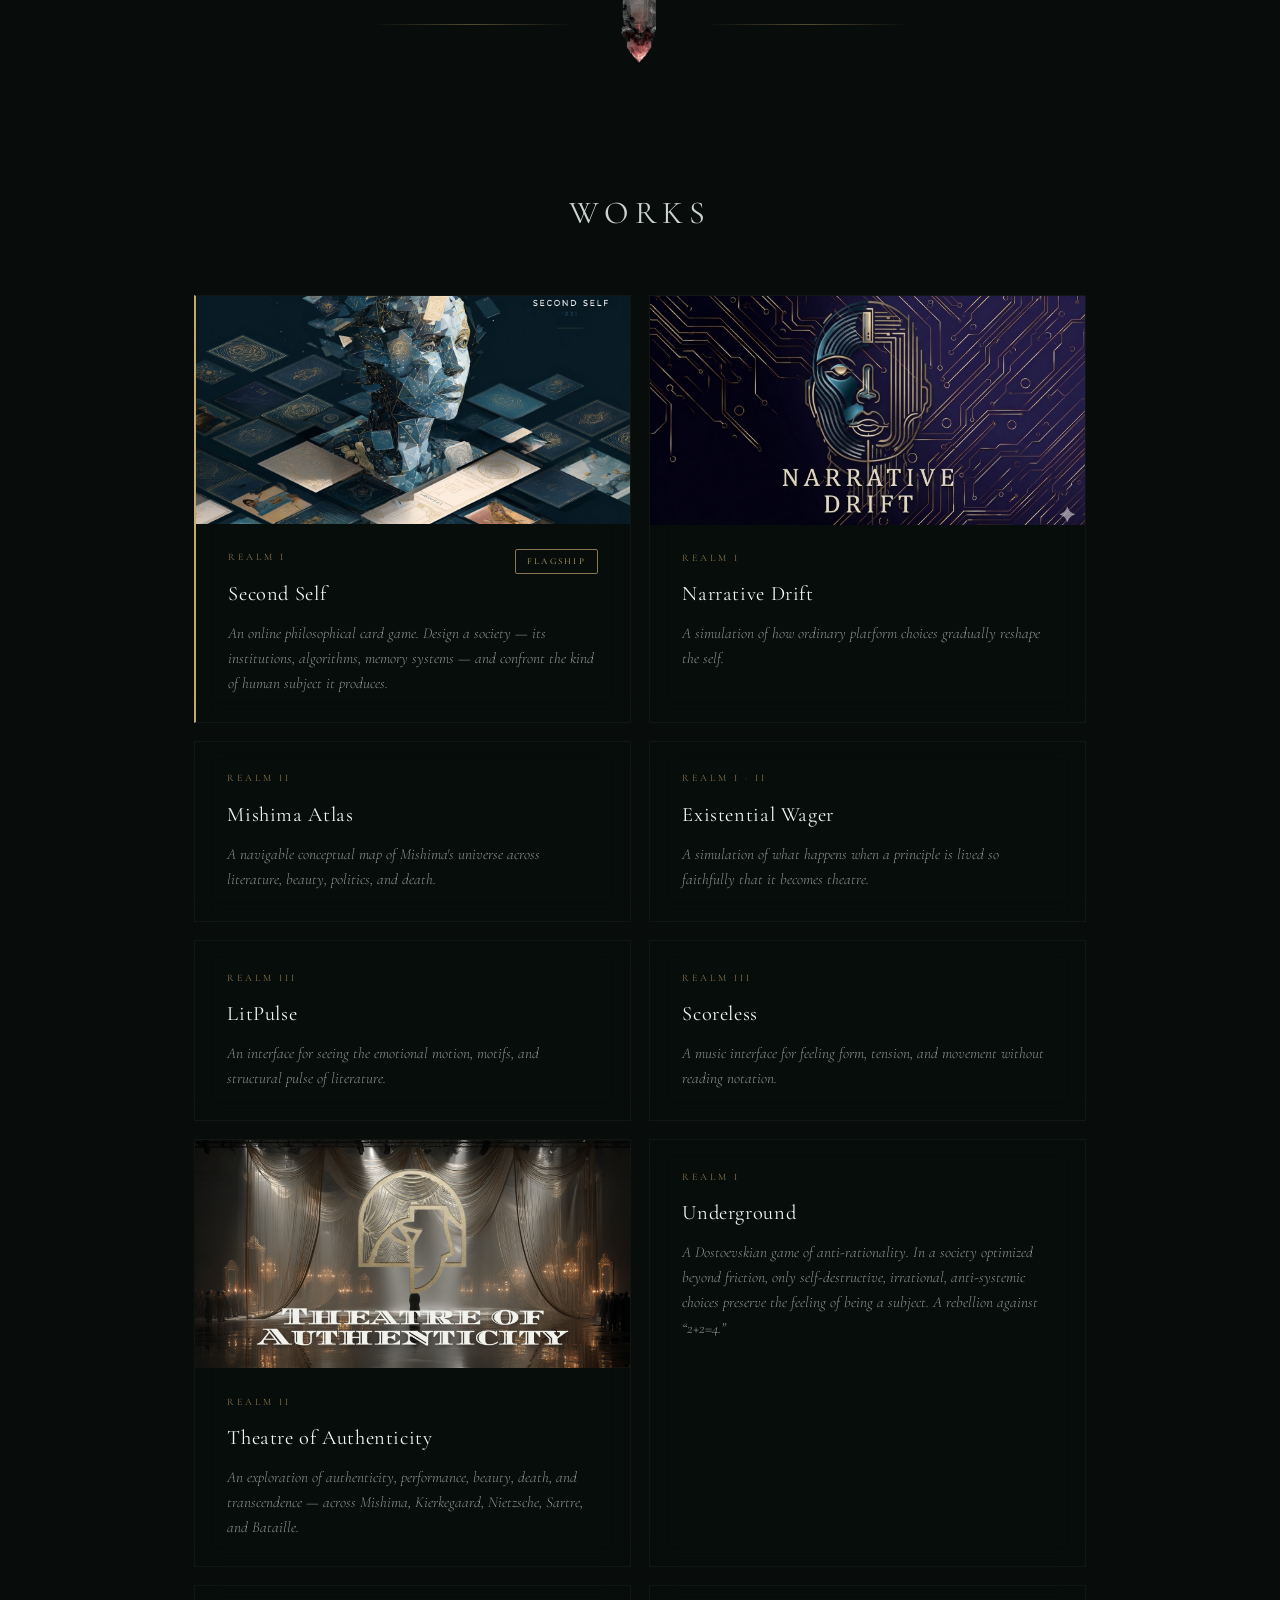
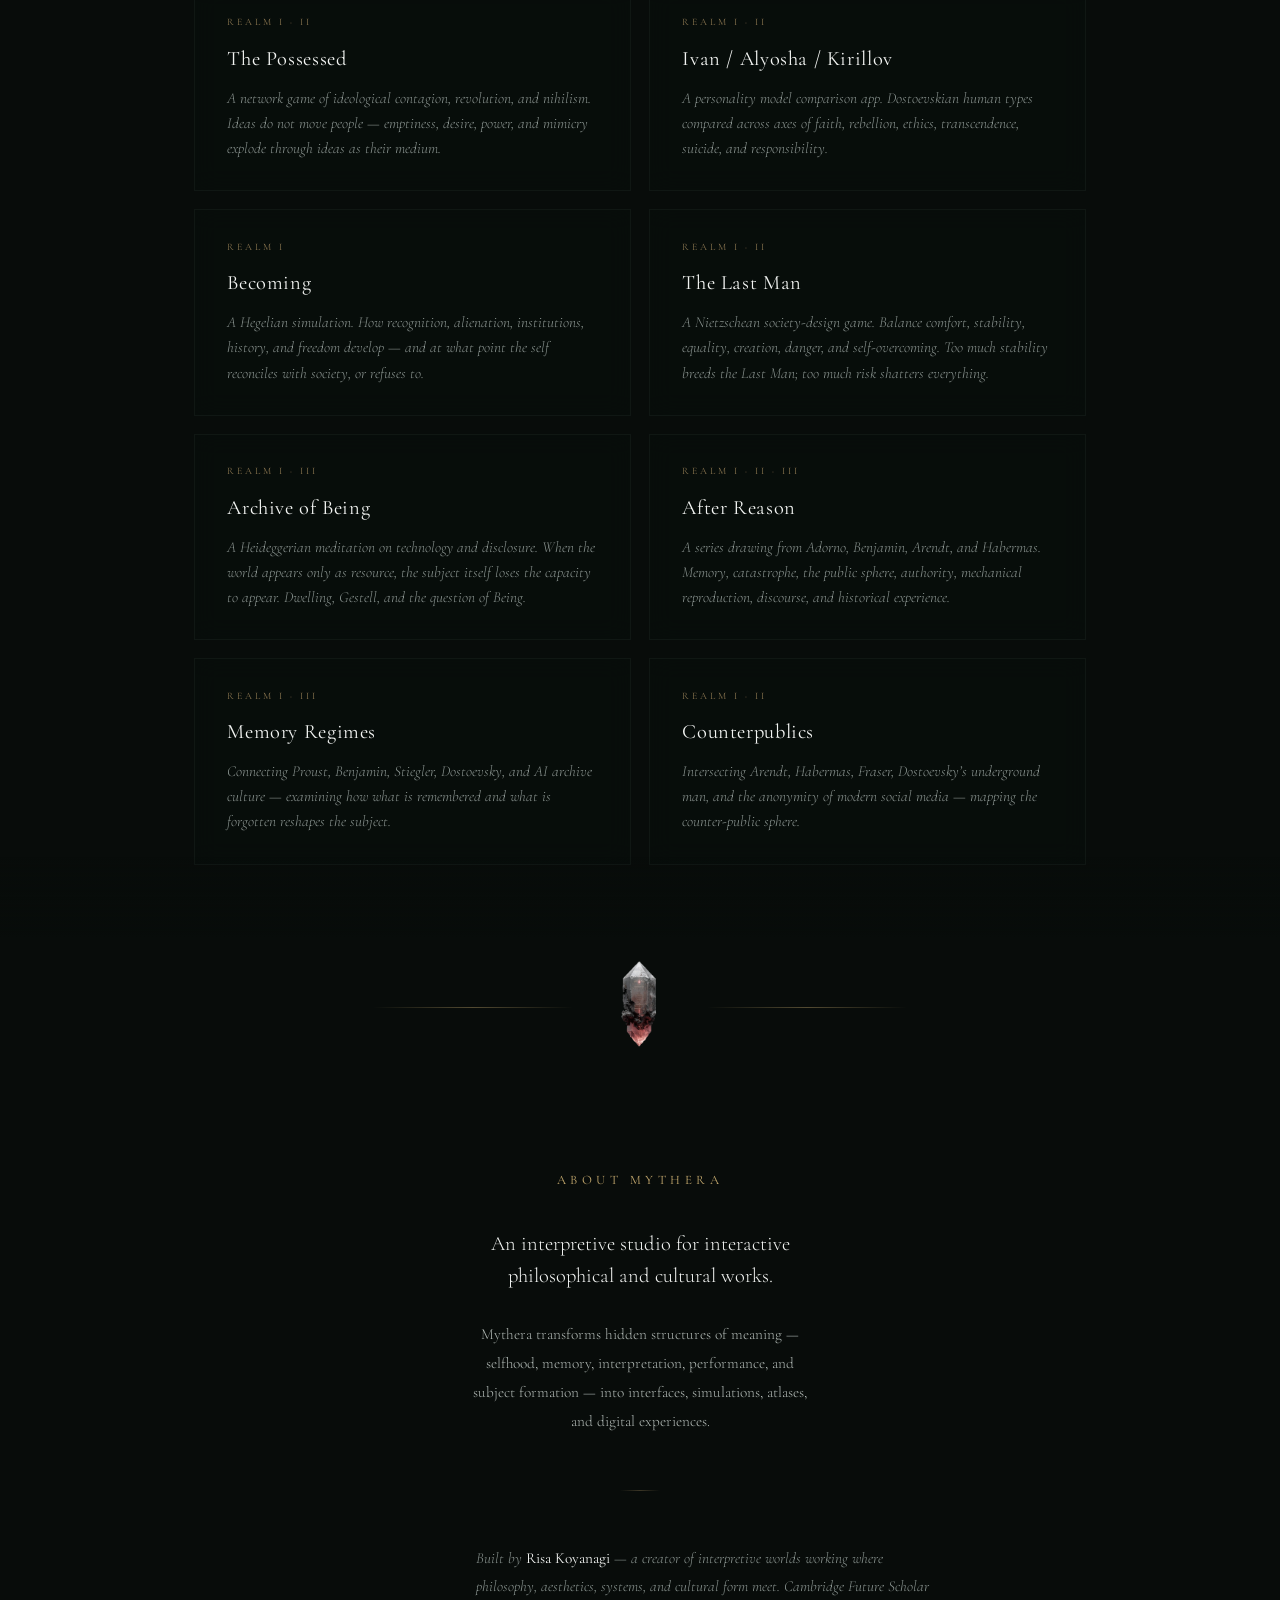
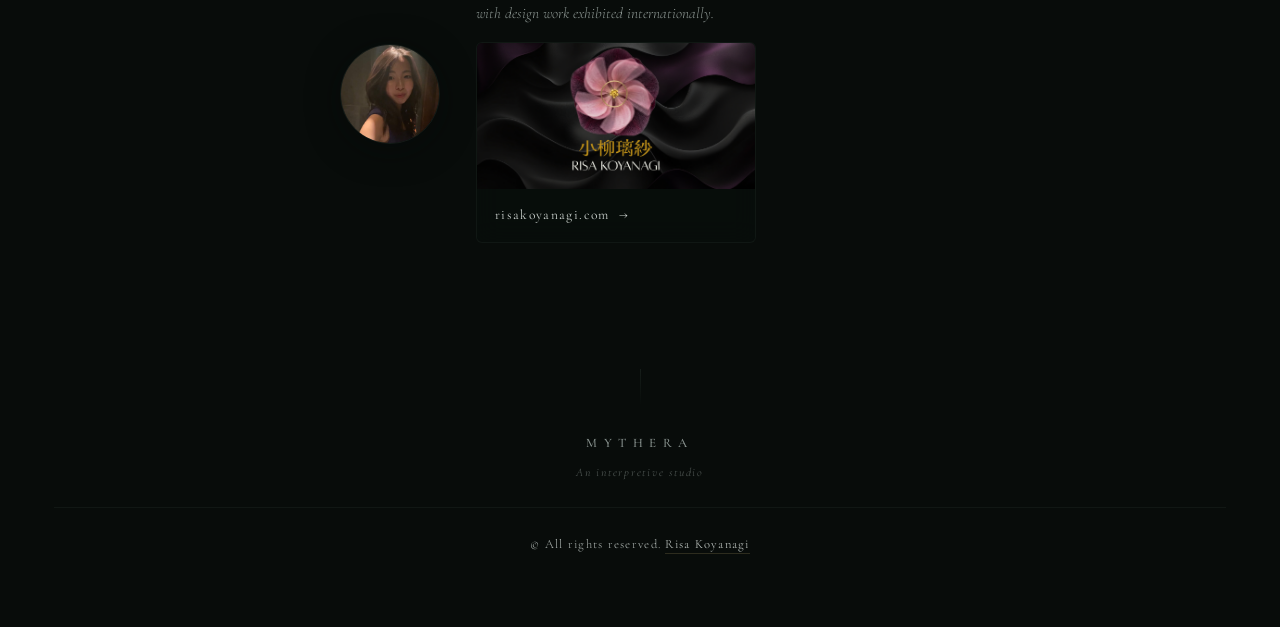
<file: works/narrative-drift.html>
<!DOCTYPE html>
<html lang="en">
<head>
  <meta charset="UTF-8">
  <meta name="viewport" content="width=device-width, initial-scale=1.0">
  <title>Narrative Drift — MYTHERA</title>
  <meta name="description" content="A quieter simulation of how ordinary platform choices gradually reshape the self.">
  <link rel="icon" type="image/png" href="/public/images/logo.png">
  <link rel="apple-touch-icon" href="/public/images/logo.png">
  <meta property="og:type" content="website">
  <meta property="og:url" content="https://mythera.studio/works/narrative-drift">
  <meta property="og:title" content="Narrative Drift — MYTHERA">
  <meta property="og:description" content="A quieter simulation of how ordinary platform choices gradually reshape the self.">
  <meta property="og:image" content="https://mythera.studio/public/images/narrative%20drift-og.png">
  <meta property="og:image:width" content="1200">
  <meta property="og:image:height" content="630">
  <meta property="og:site_name" content="MYTHERA">
  <meta name="twitter:card" content="summary_large_image">
  <meta name="twitter:title" content="Narrative Drift — MYTHERA">
  <meta name="twitter:description" content="A quieter simulation of how ordinary platform choices gradually reshape the self.">
  <meta name="twitter:image" content="https://mythera.studio/public/images/narrative%20drift-og.png">
  <script>window.location.replace('/#narrative-drift');</script>
</head>
<body>
  <p>Redirecting to <a href="/#narrative-drift">Narrative Drift — MYTHERA</a>...</p>
</body>
</html>
</file>
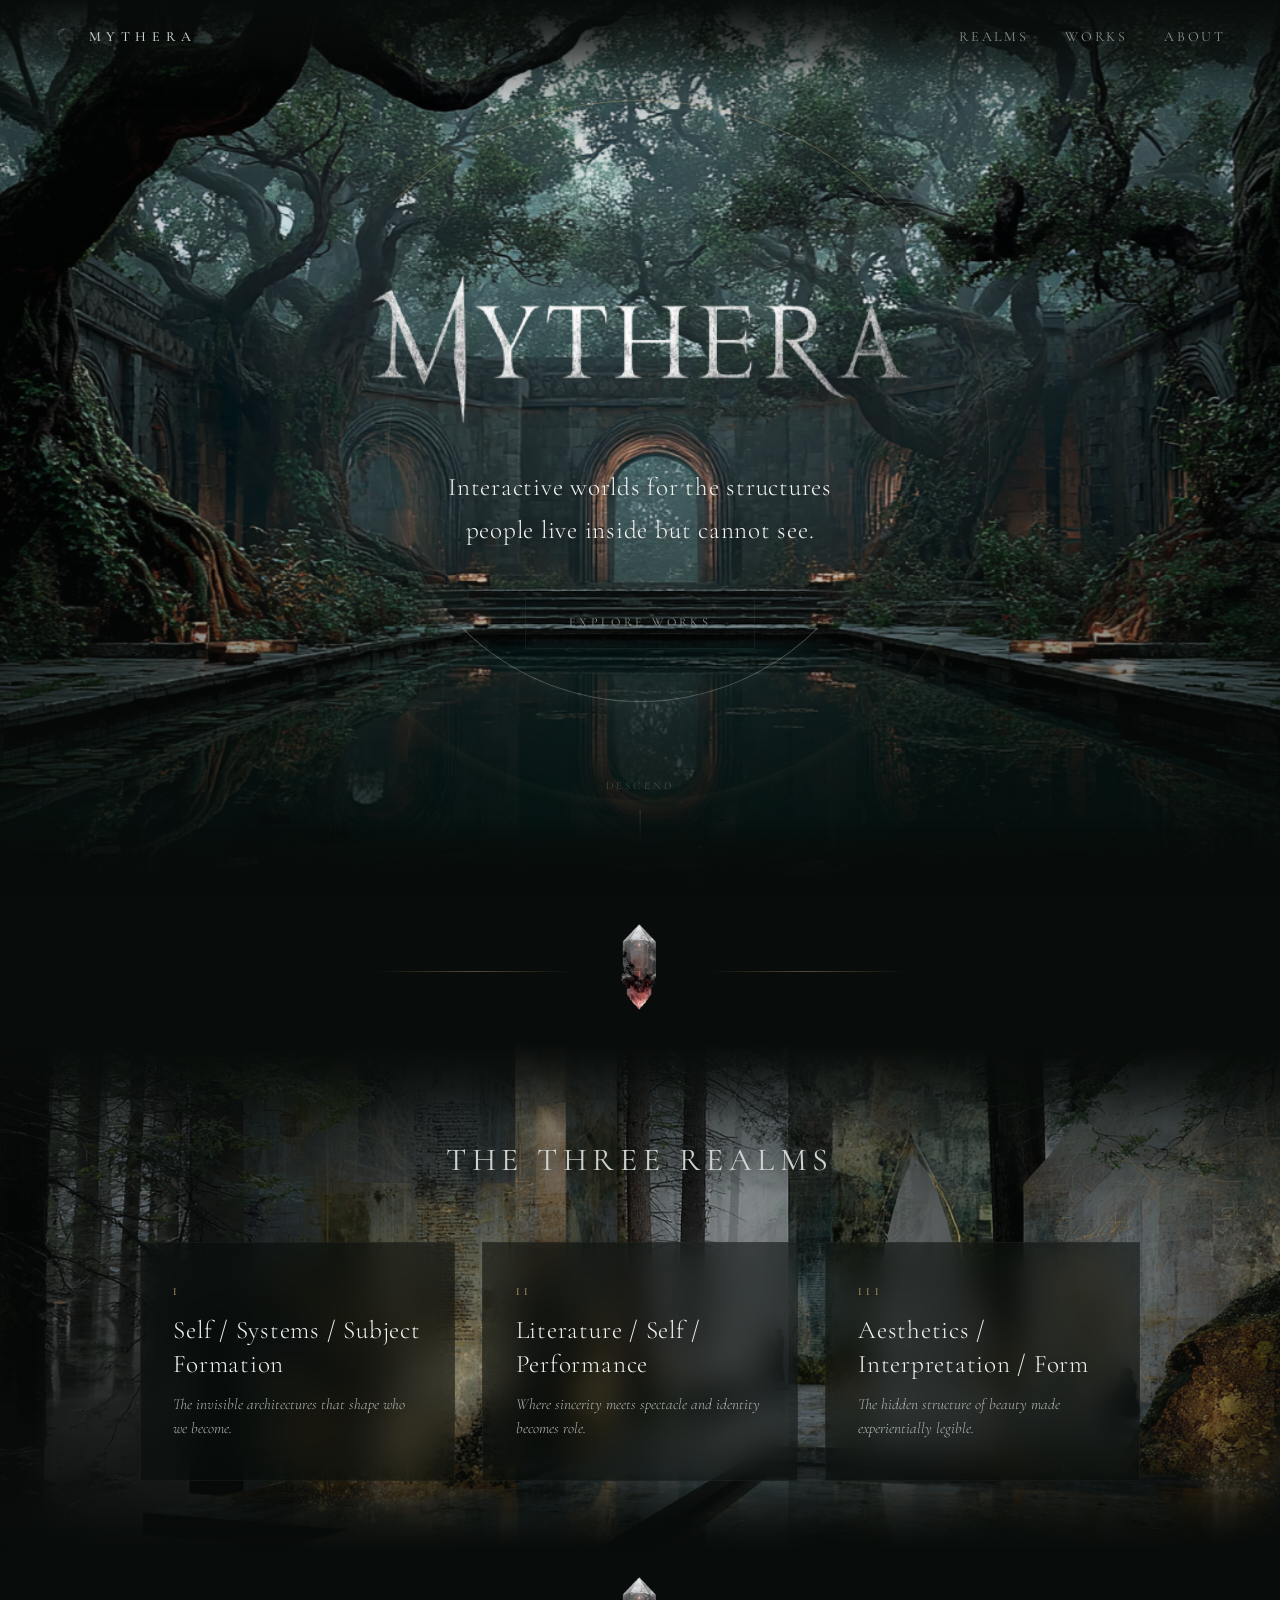
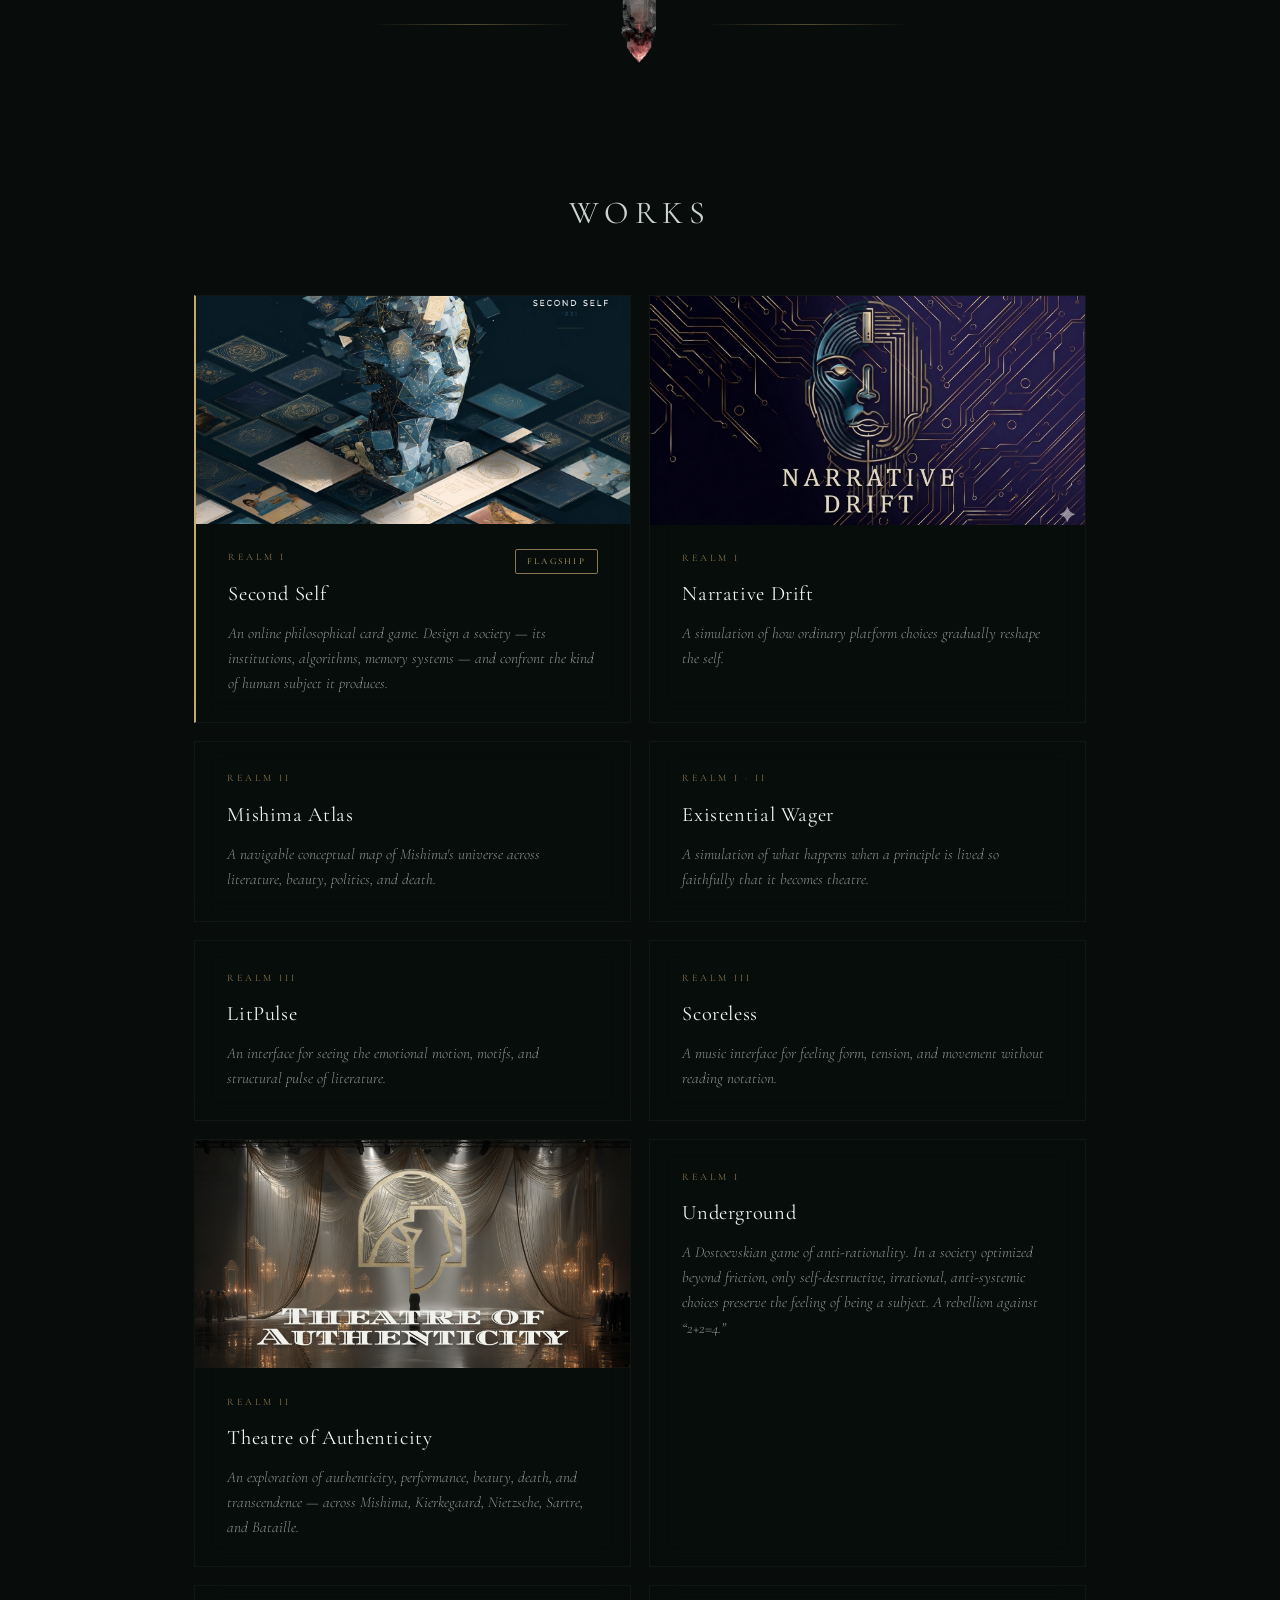
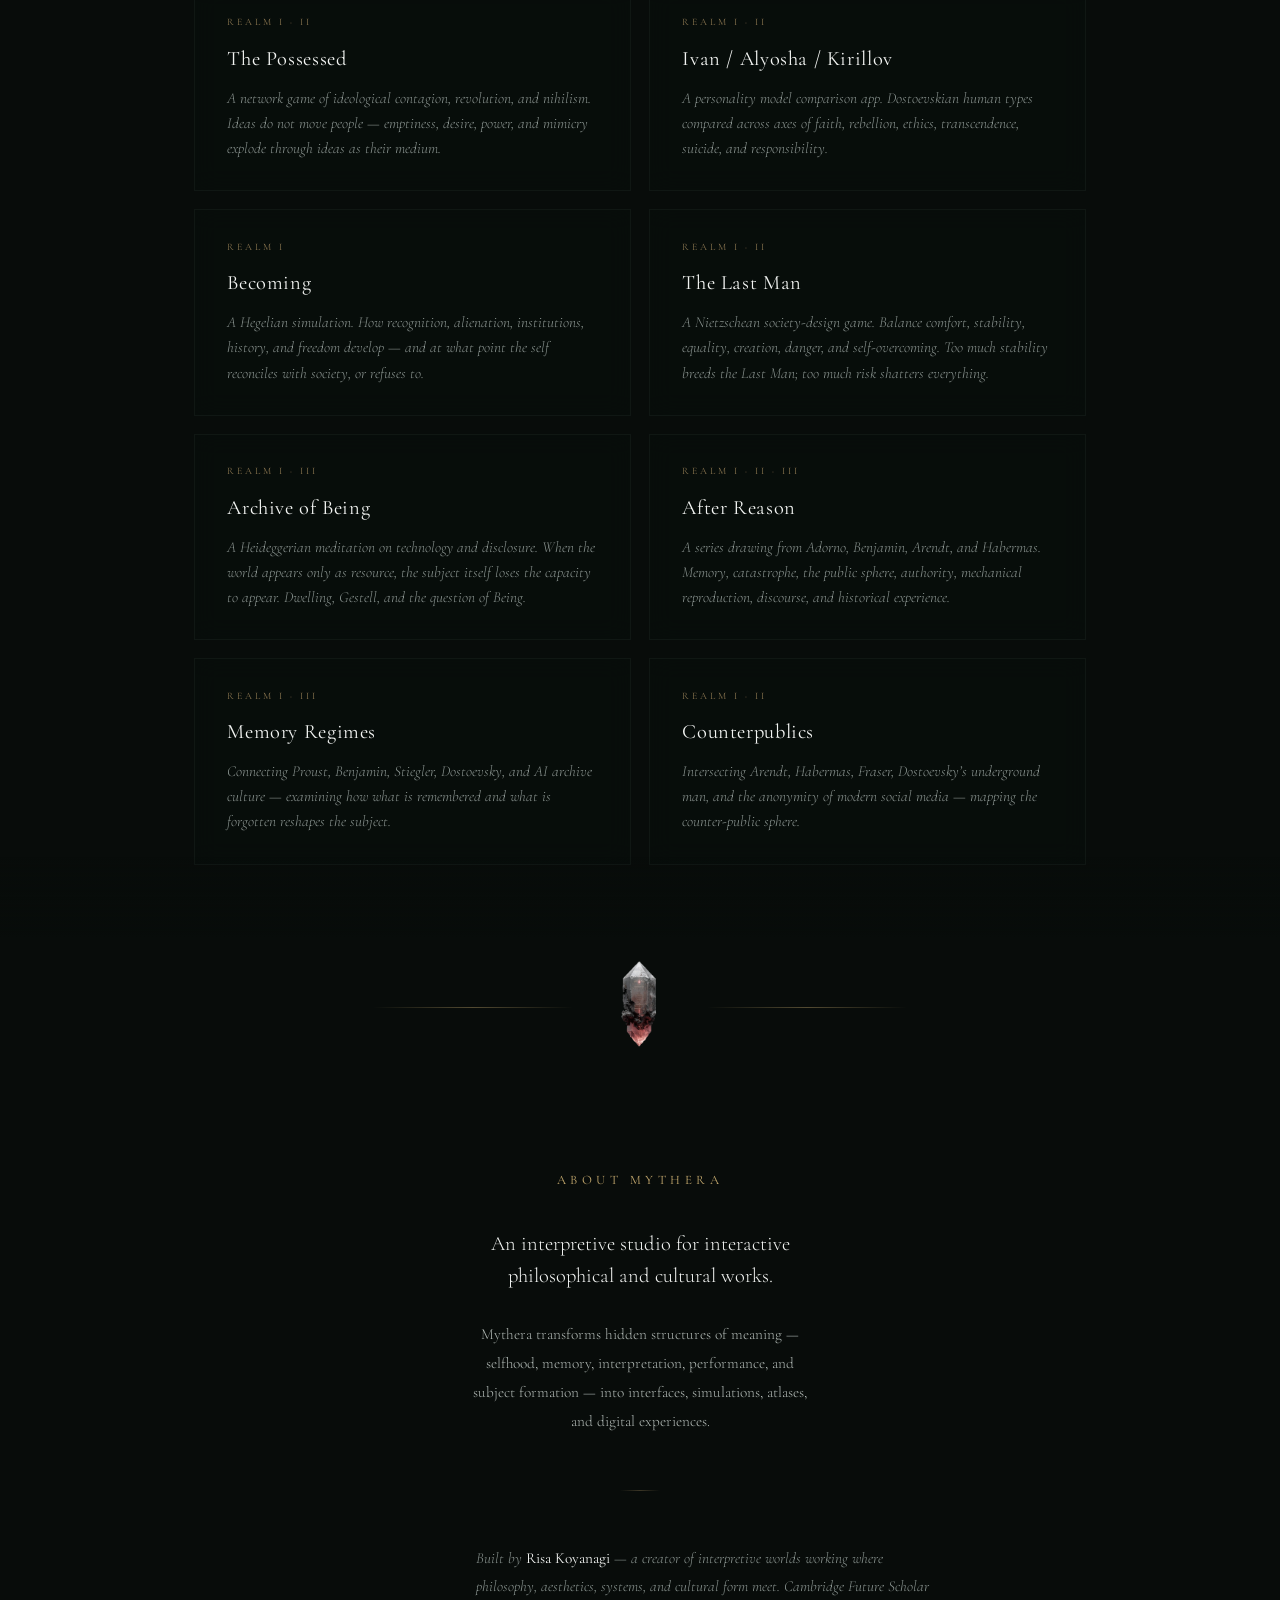
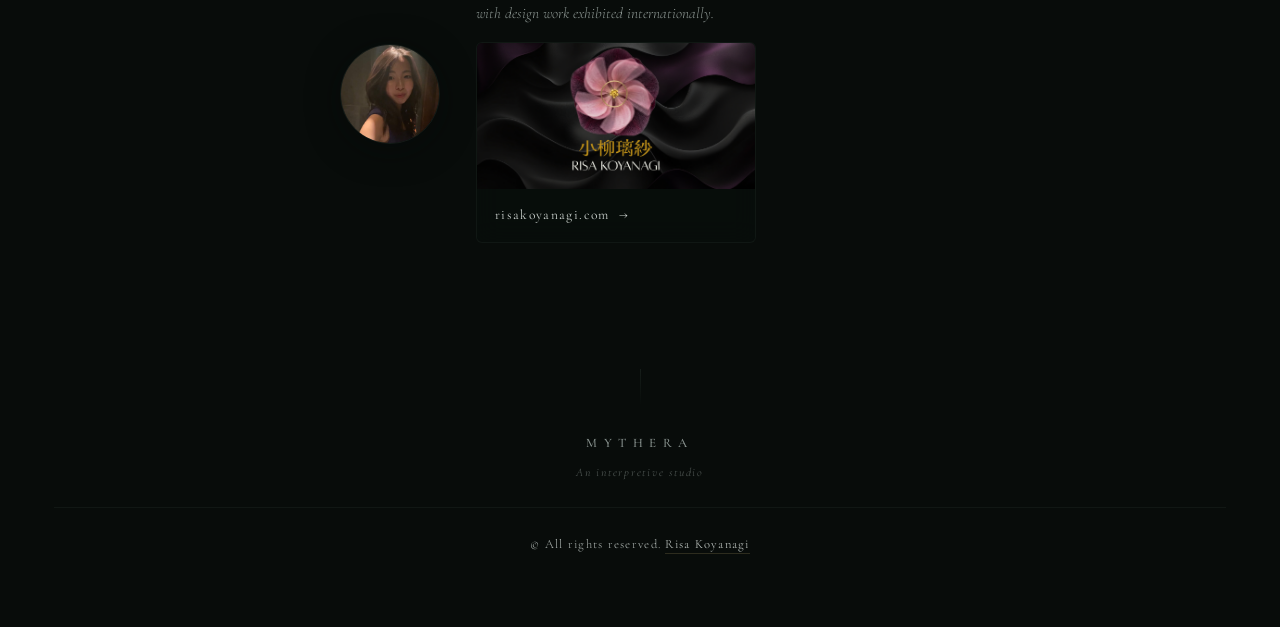
<file: works/second-self.html>
<!DOCTYPE html>
<html lang="en">
<head>
  <meta charset="UTF-8">
  <meta name="viewport" content="width=device-width, initial-scale=1.0">
  <title>Second Self — MYTHERA</title>
  <meta name="description" content="An online philosophical card game. Design a society — its institutions, algorithms, memory systems — and confront the kind of human subject it produces.">
  <link rel="icon" type="image/png" href="/public/images/logo.png">
  <link rel="apple-touch-icon" href="/public/images/logo.png">
  <meta property="og:type" content="website">
  <meta property="og:url" content="https://mythera.studio/works/second-self">
  <meta property="og:title" content="Second Self — MYTHERA">
  <meta property="og:description" content="An online philosophical card game. Design a society — its institutions, algorithms, memory systems — and confront the kind of human subject it produces.">
  <meta property="og:image" content="https://mythera.studio/public/images/secondself_og.png">
  <meta property="og:image:width" content="1200">
  <meta property="og:image:height" content="630">
  <meta property="og:site_name" content="MYTHERA">
  <meta name="twitter:card" content="summary_large_image">
  <meta name="twitter:title" content="Second Self — MYTHERA">
  <meta name="twitter:description" content="An online philosophical card game. Design a society — its institutions, algorithms, memory systems — and confront the kind of human subject it produces.">
  <meta name="twitter:image" content="https://mythera.studio/public/images/secondself_og.png">
  <script>window.location.replace('/#second-self');</script>
</head>
<body>
  <p>Redirecting to <a href="/#second-self">Second Self — MYTHERA</a>...</p>
</body>
</html>
</file>
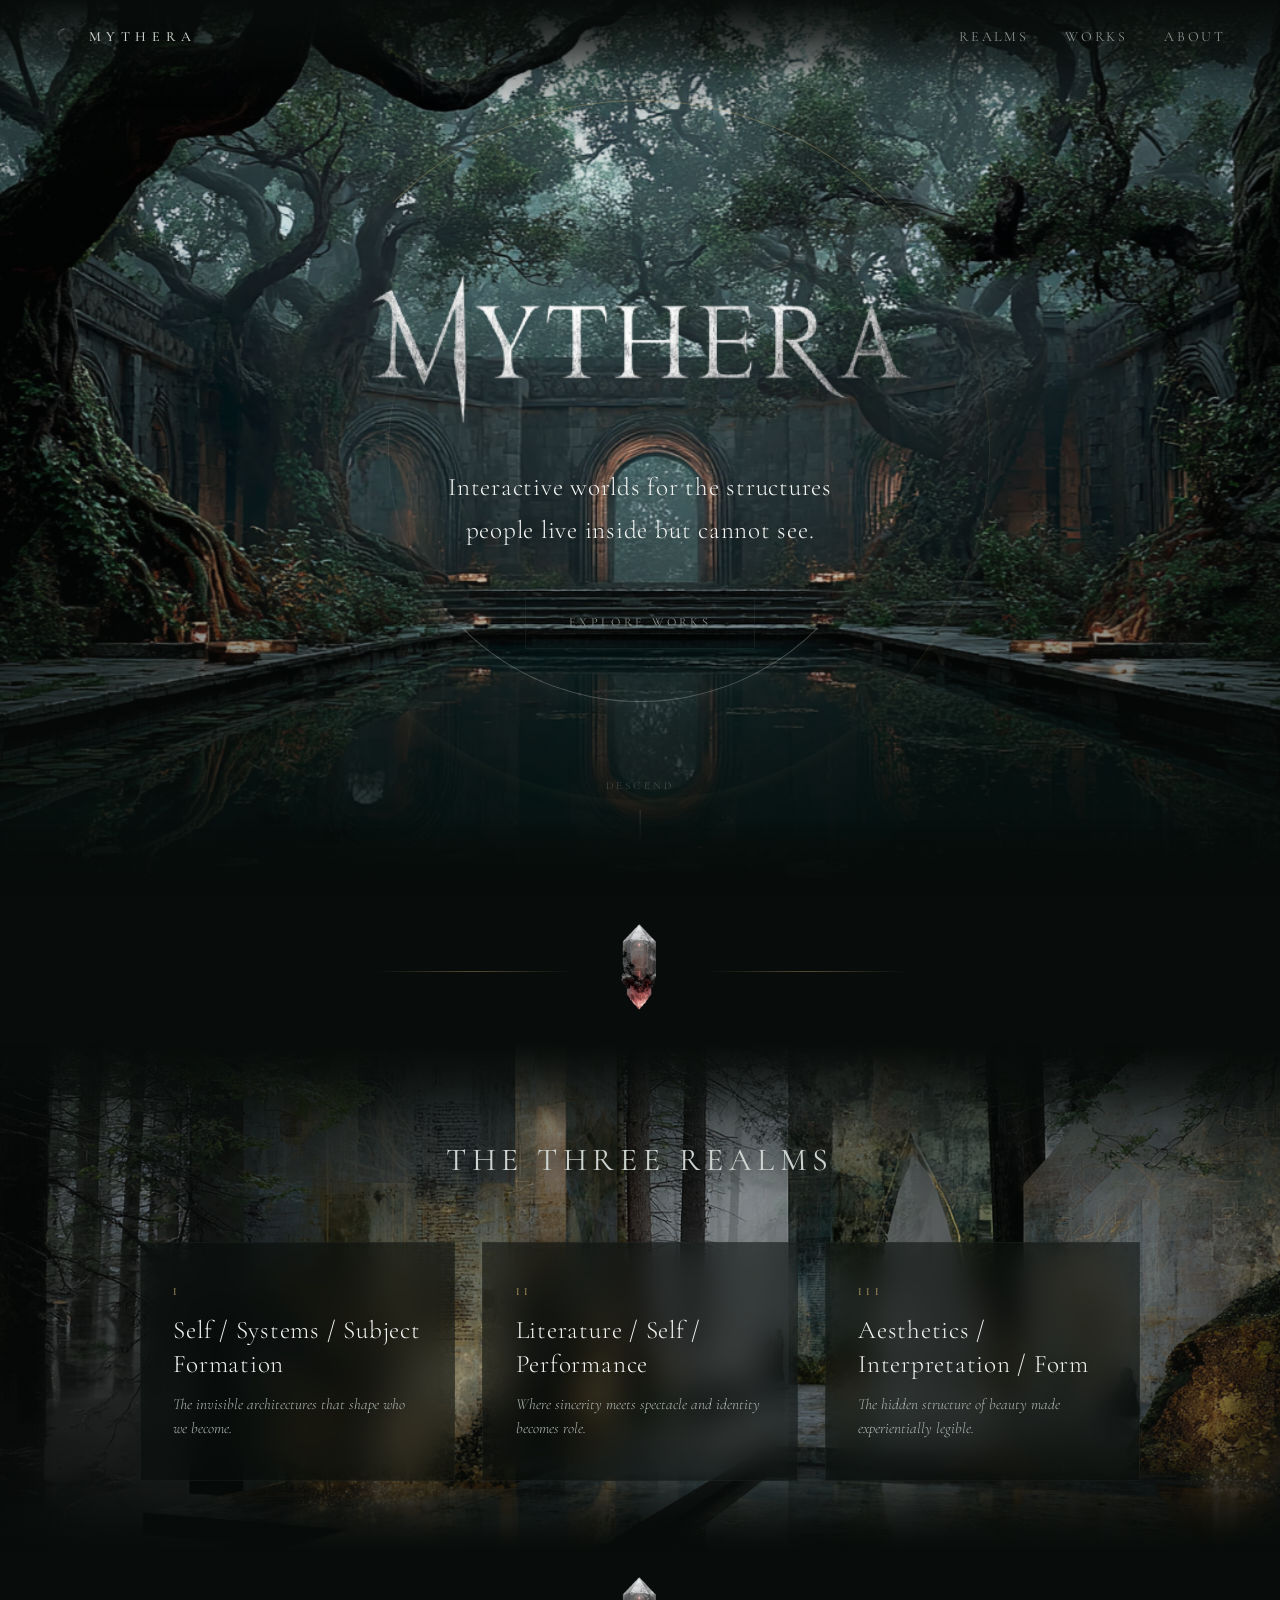
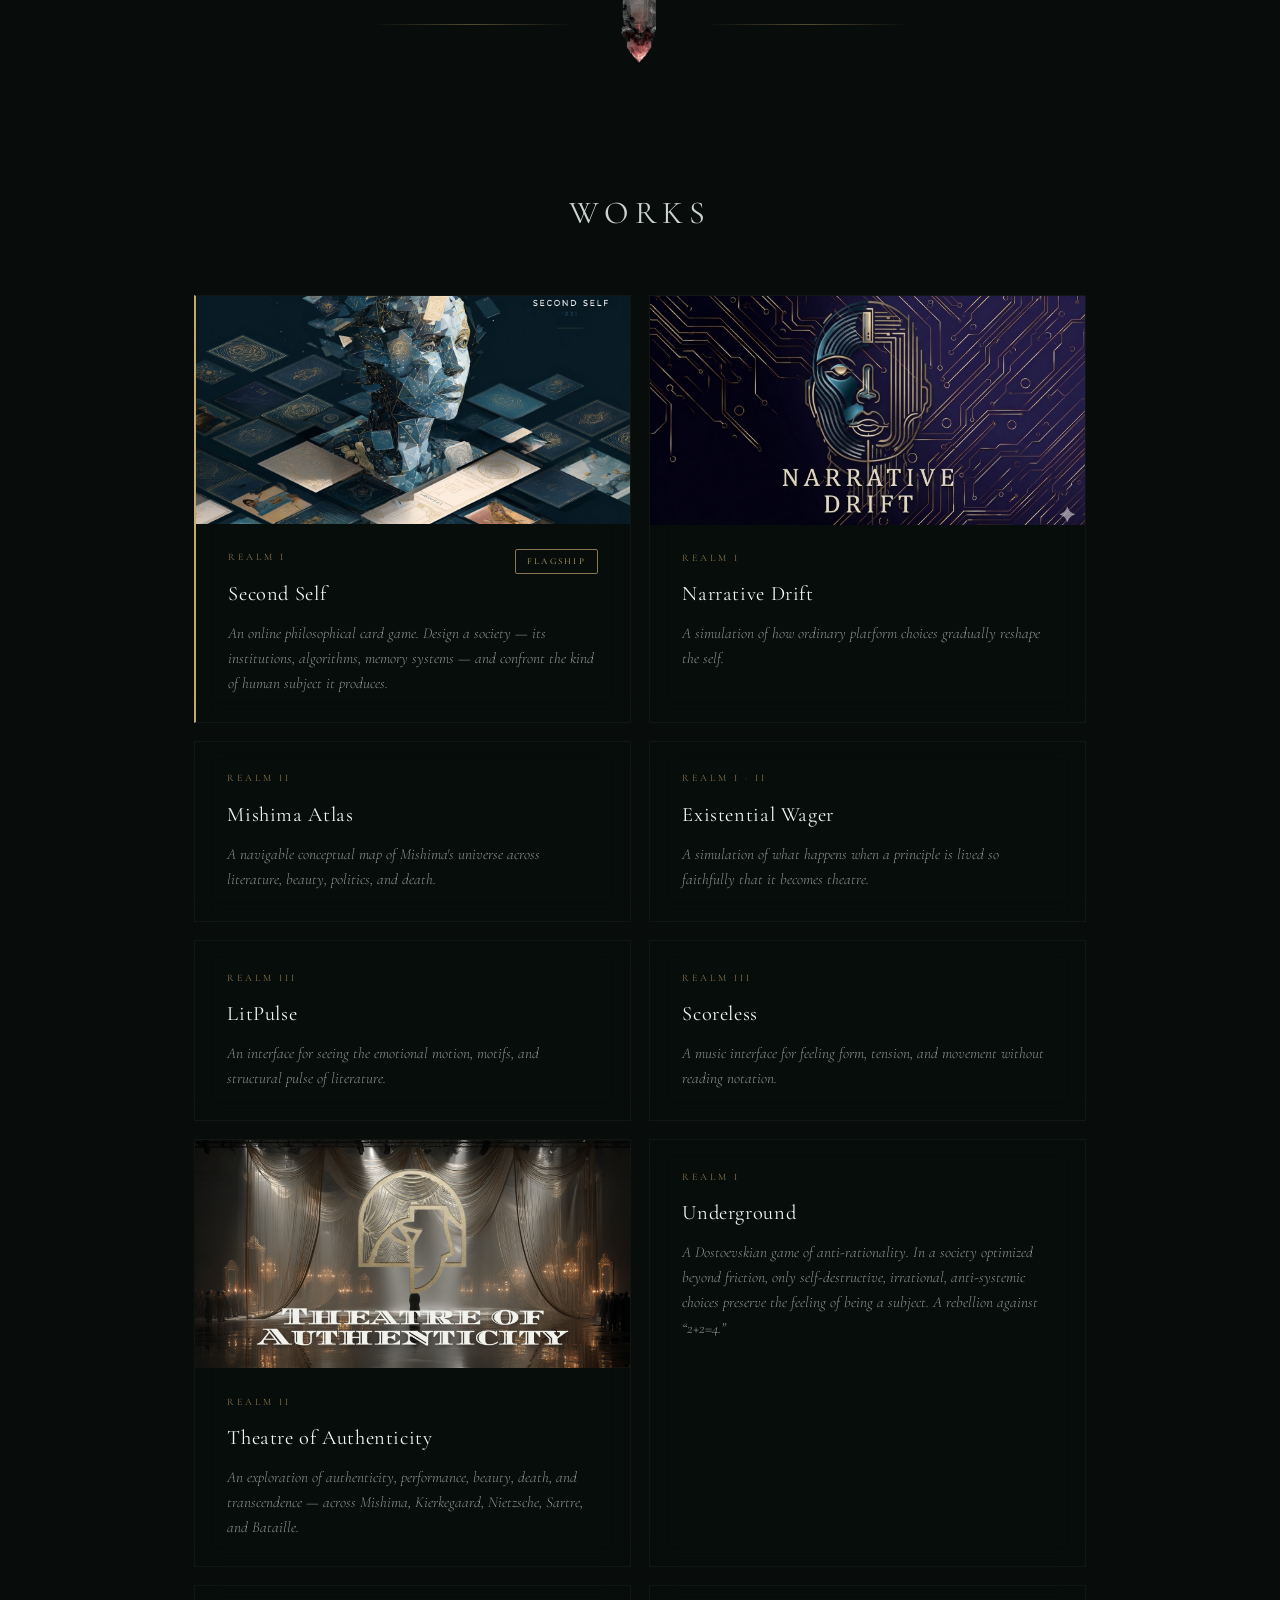
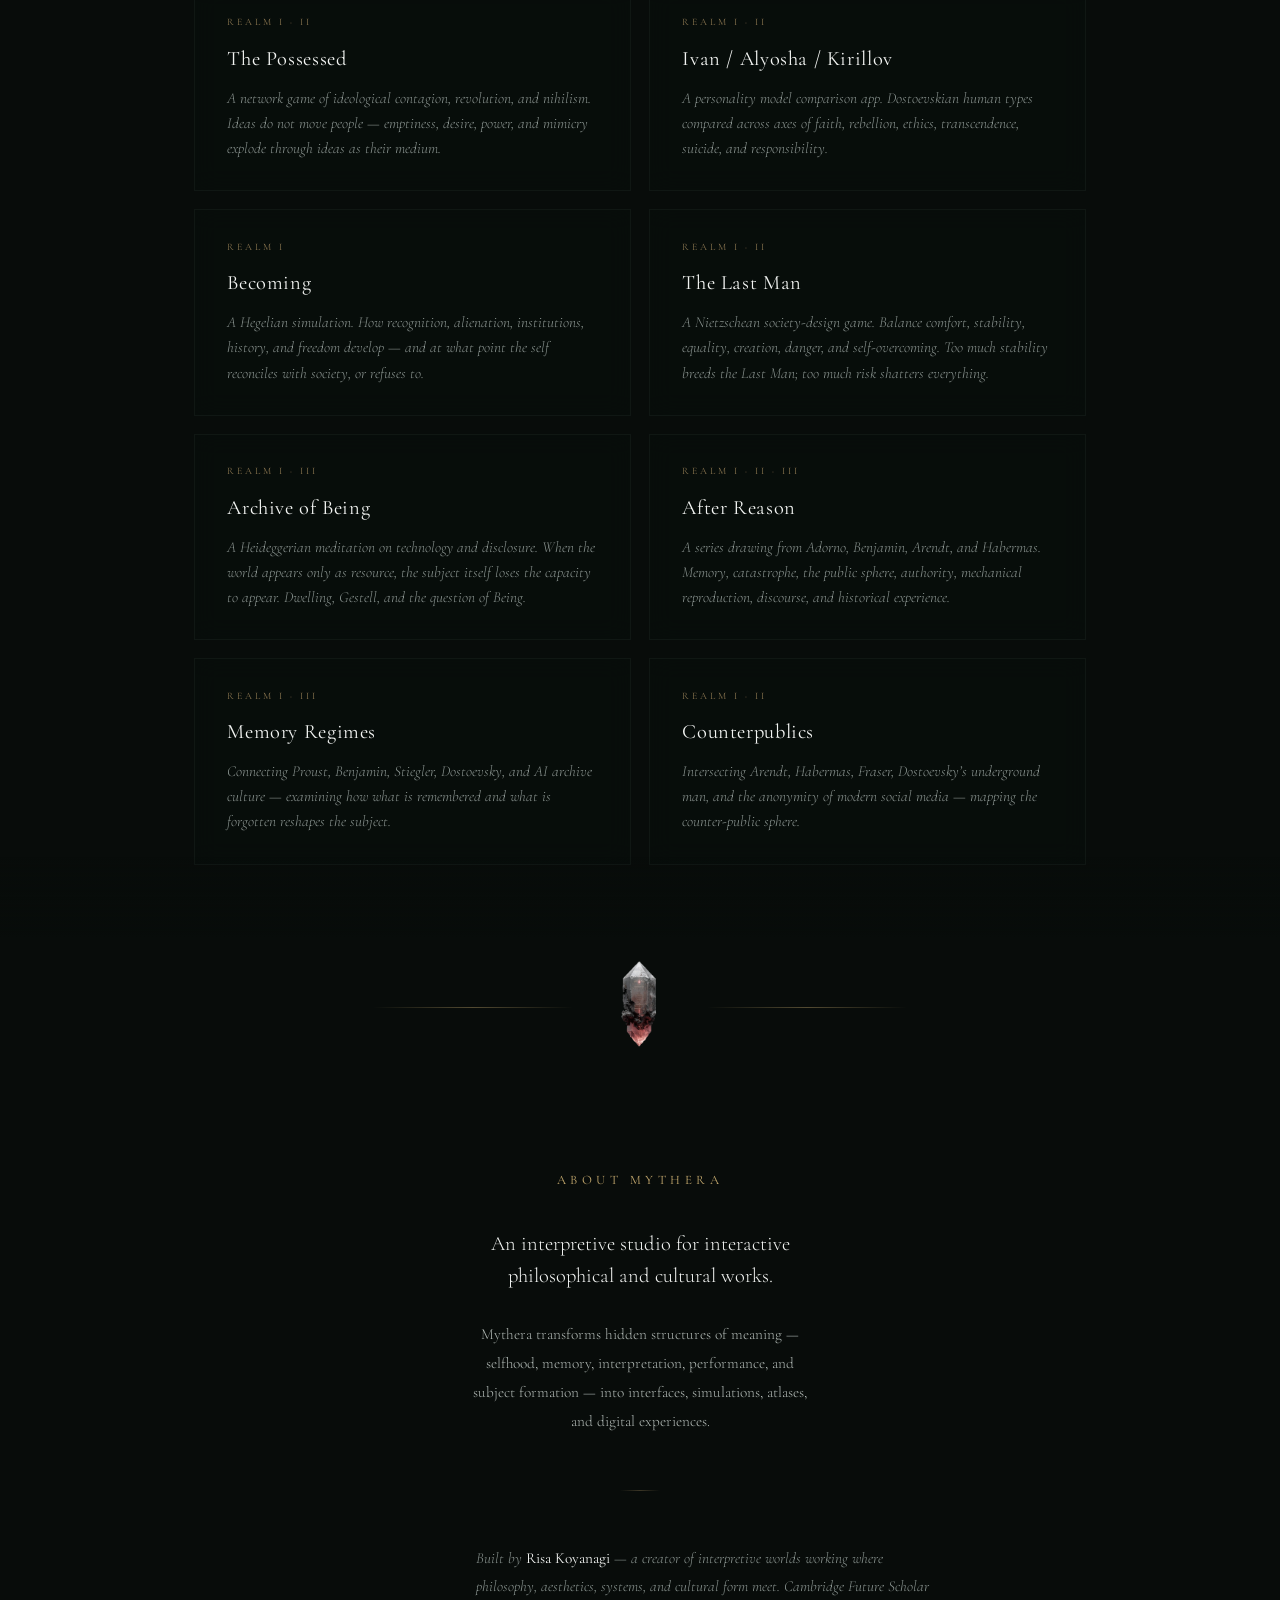
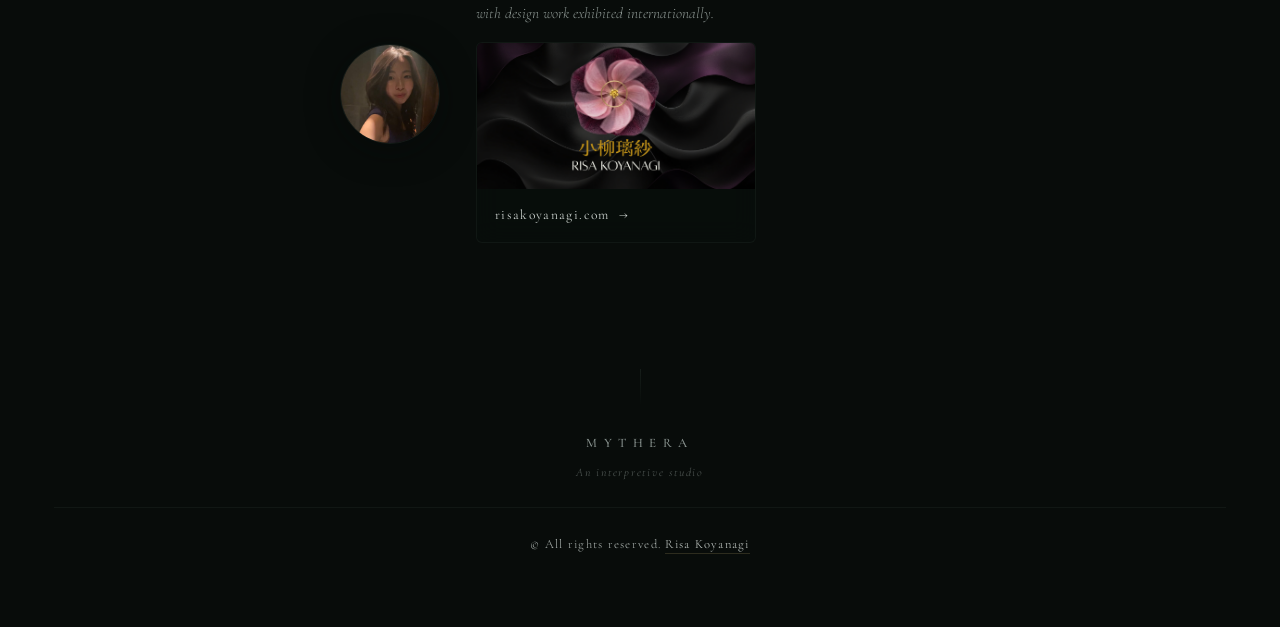
<file: works/the-last-man.html>
<!DOCTYPE html>
<html lang="en">
<head>
  <meta charset="UTF-8">
  <meta name="viewport" content="width=device-width, initial-scale=1.0">
  <title>The Last Man — MYTHERA</title>
  <meta name="description" content="A Nietzschean society-design game. Balance comfort, stability, equality, creation, danger, and self-overcoming. Too much stability breeds the Last Man; too much risk shatters everything.">
  <link rel="icon" type="image/png" href="/public/images/logo.png">
  <link rel="apple-touch-icon" href="/public/images/logo.png">
  <meta property="og:type" content="website">
  <meta property="og:url" content="https://mythera.studio/works/the-last-man">
  <meta property="og:title" content="The Last Man — MYTHERA">
  <meta property="og:description" content="A Nietzschean society-design game. Balance comfort, stability, equality, creation, danger, and self-overcoming. Too much stability breeds the Last Man; too much risk shatters everything.">
  <meta property="og:image" content="https://mythera.studio/public/images/mythera-og.png">
  <meta property="og:image:width" content="1200">
  <meta property="og:image:height" content="630">
  <meta property="og:site_name" content="MYTHERA">
  <meta name="twitter:card" content="summary_large_image">
  <meta name="twitter:title" content="The Last Man — MYTHERA">
  <meta name="twitter:description" content="A Nietzschean society-design game. Balance comfort, stability, equality, creation, danger, and self-overcoming. Too much stability breeds the Last Man; too much risk shatters everything.">
  <meta name="twitter:image" content="https://mythera.studio/public/images/mythera-og.png">
  <script>window.location.replace('/#the-last-man');</script>
</head>
<body>
  <p>Redirecting to <a href="/#the-last-man">The Last Man — MYTHERA</a>...</p>
</body>
</html>
</file>
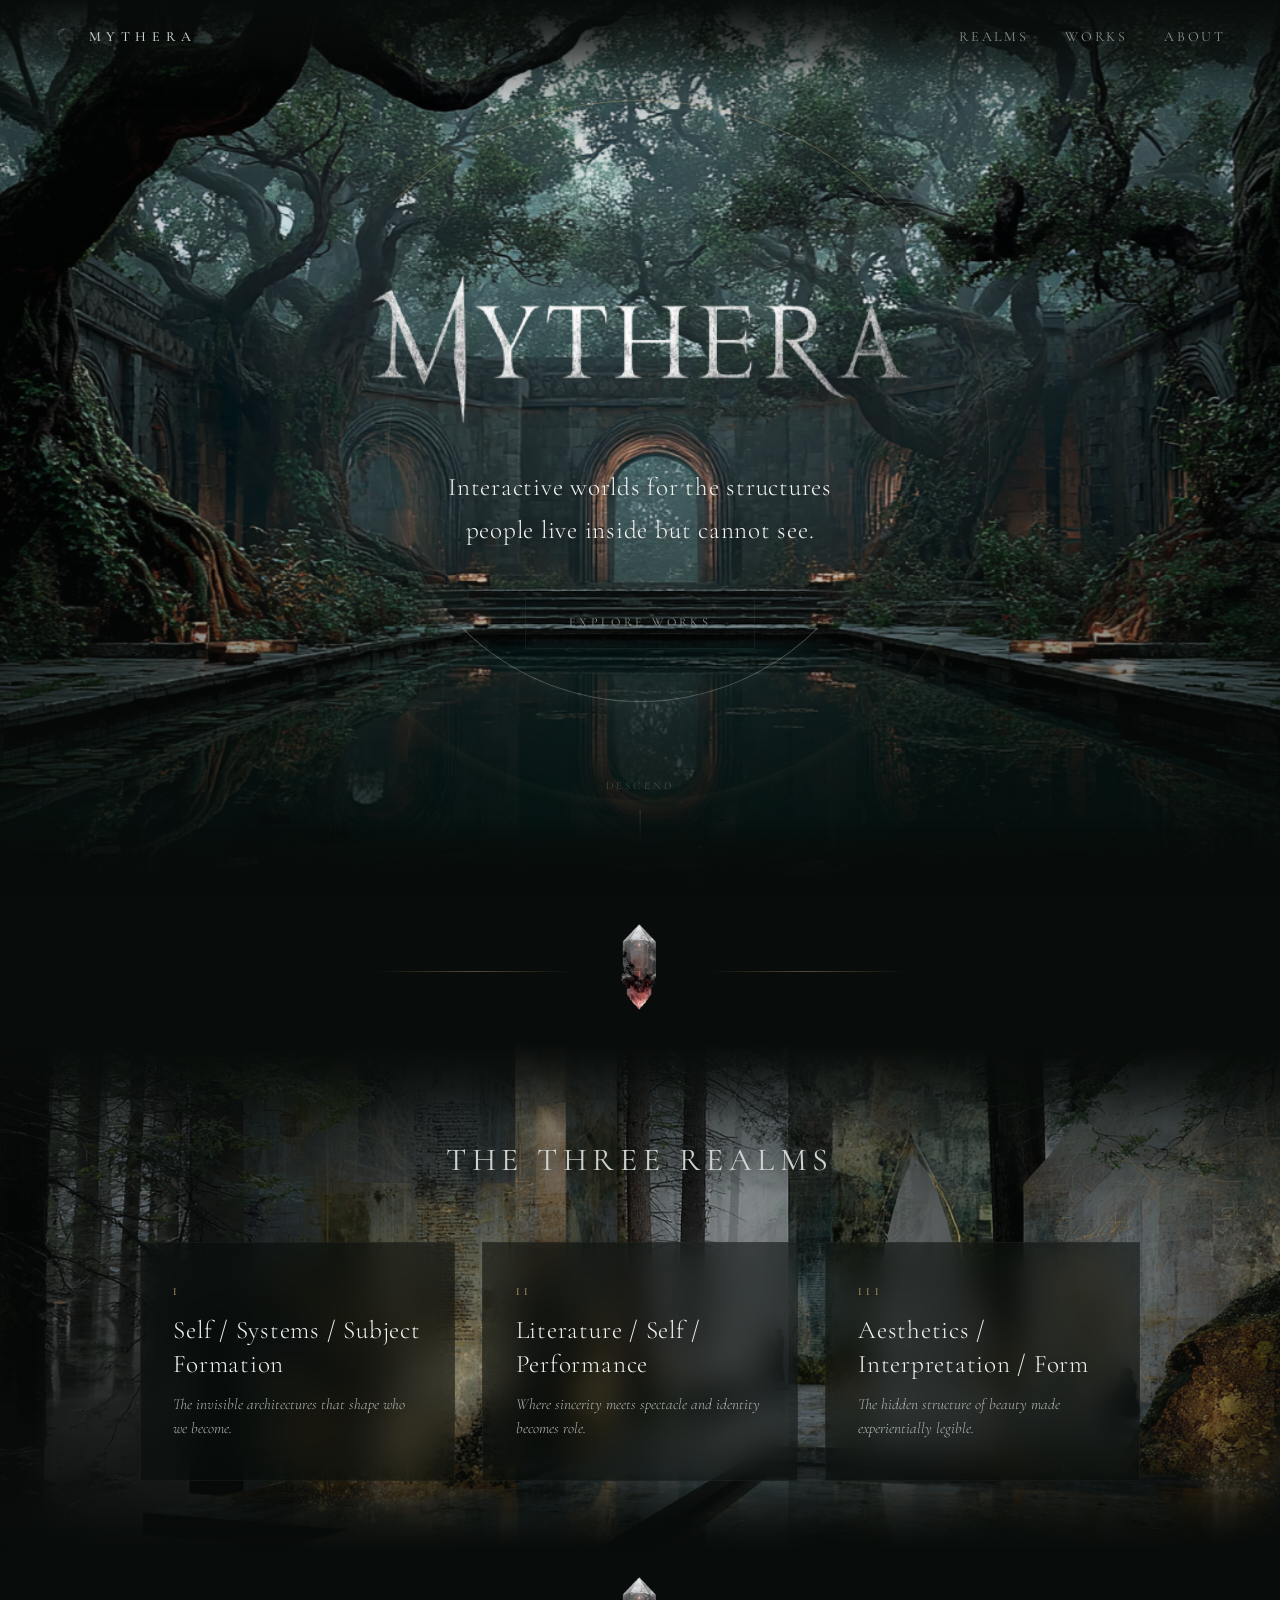
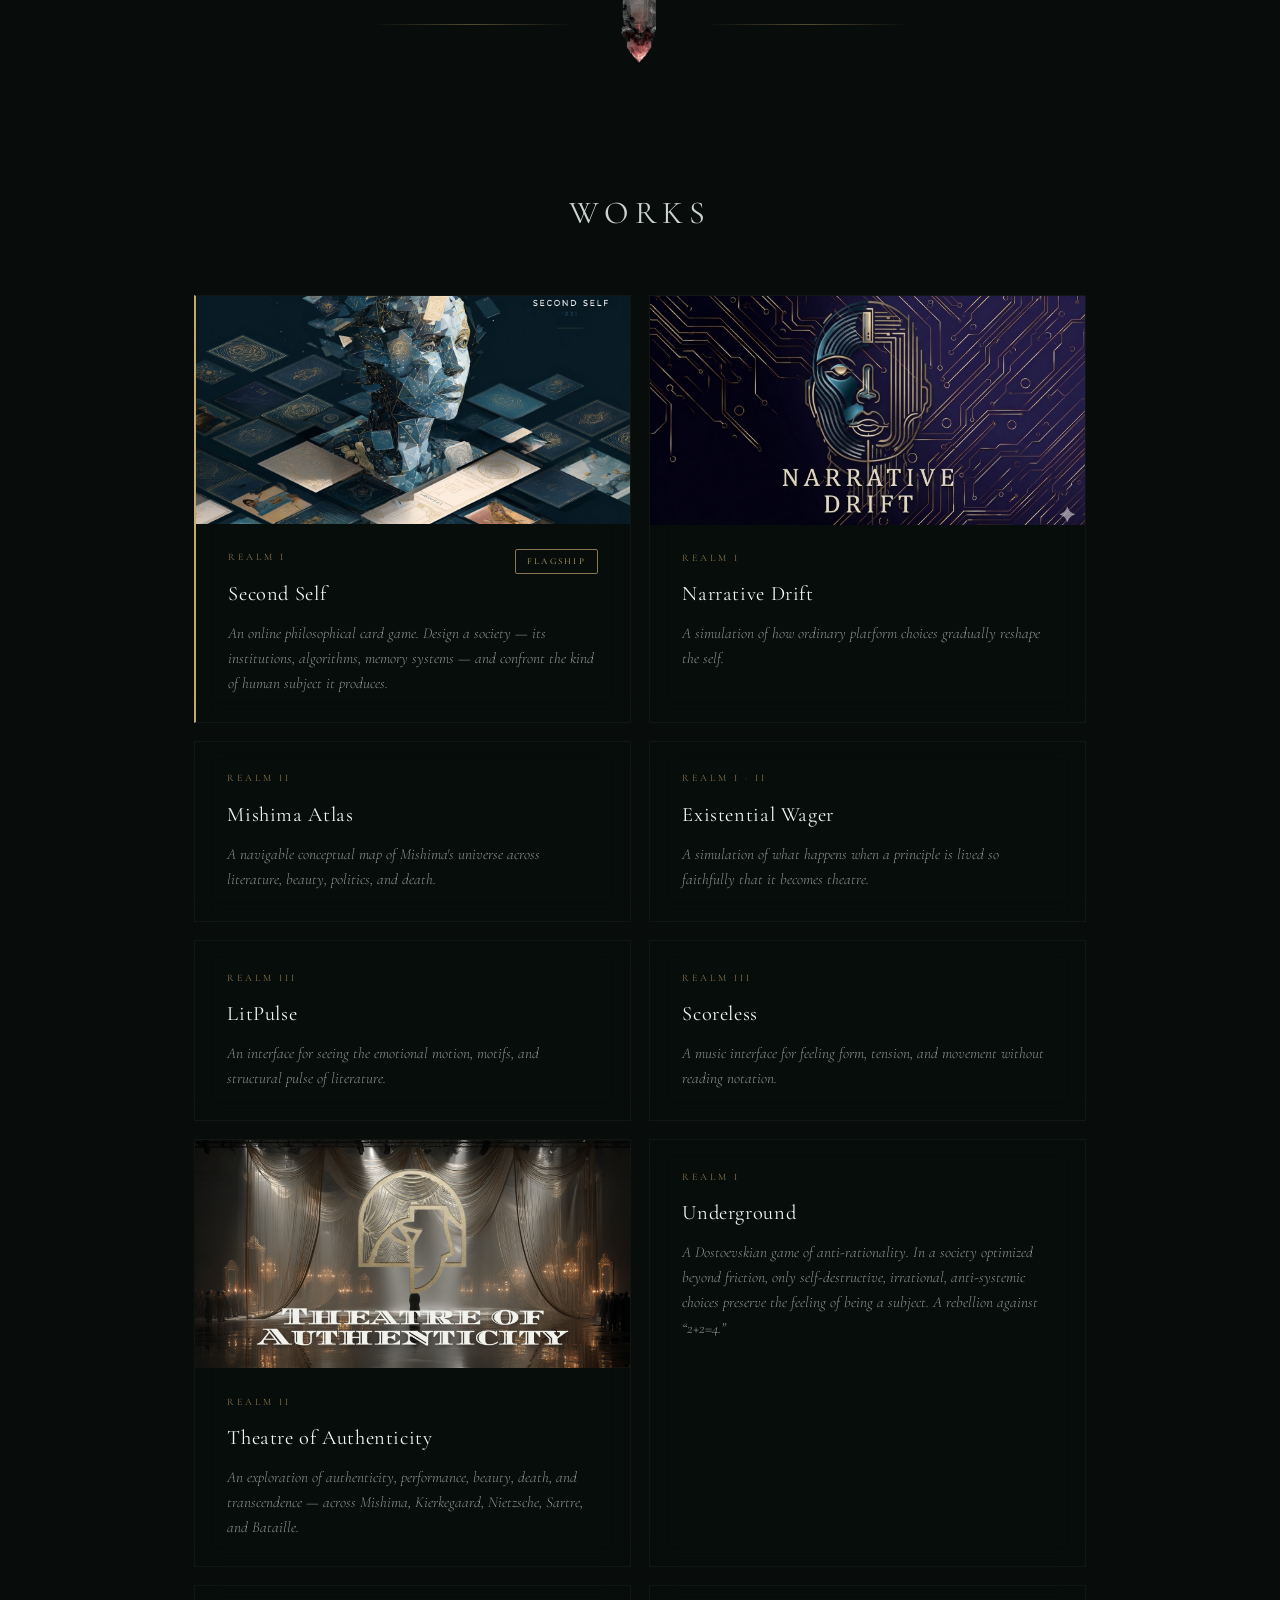
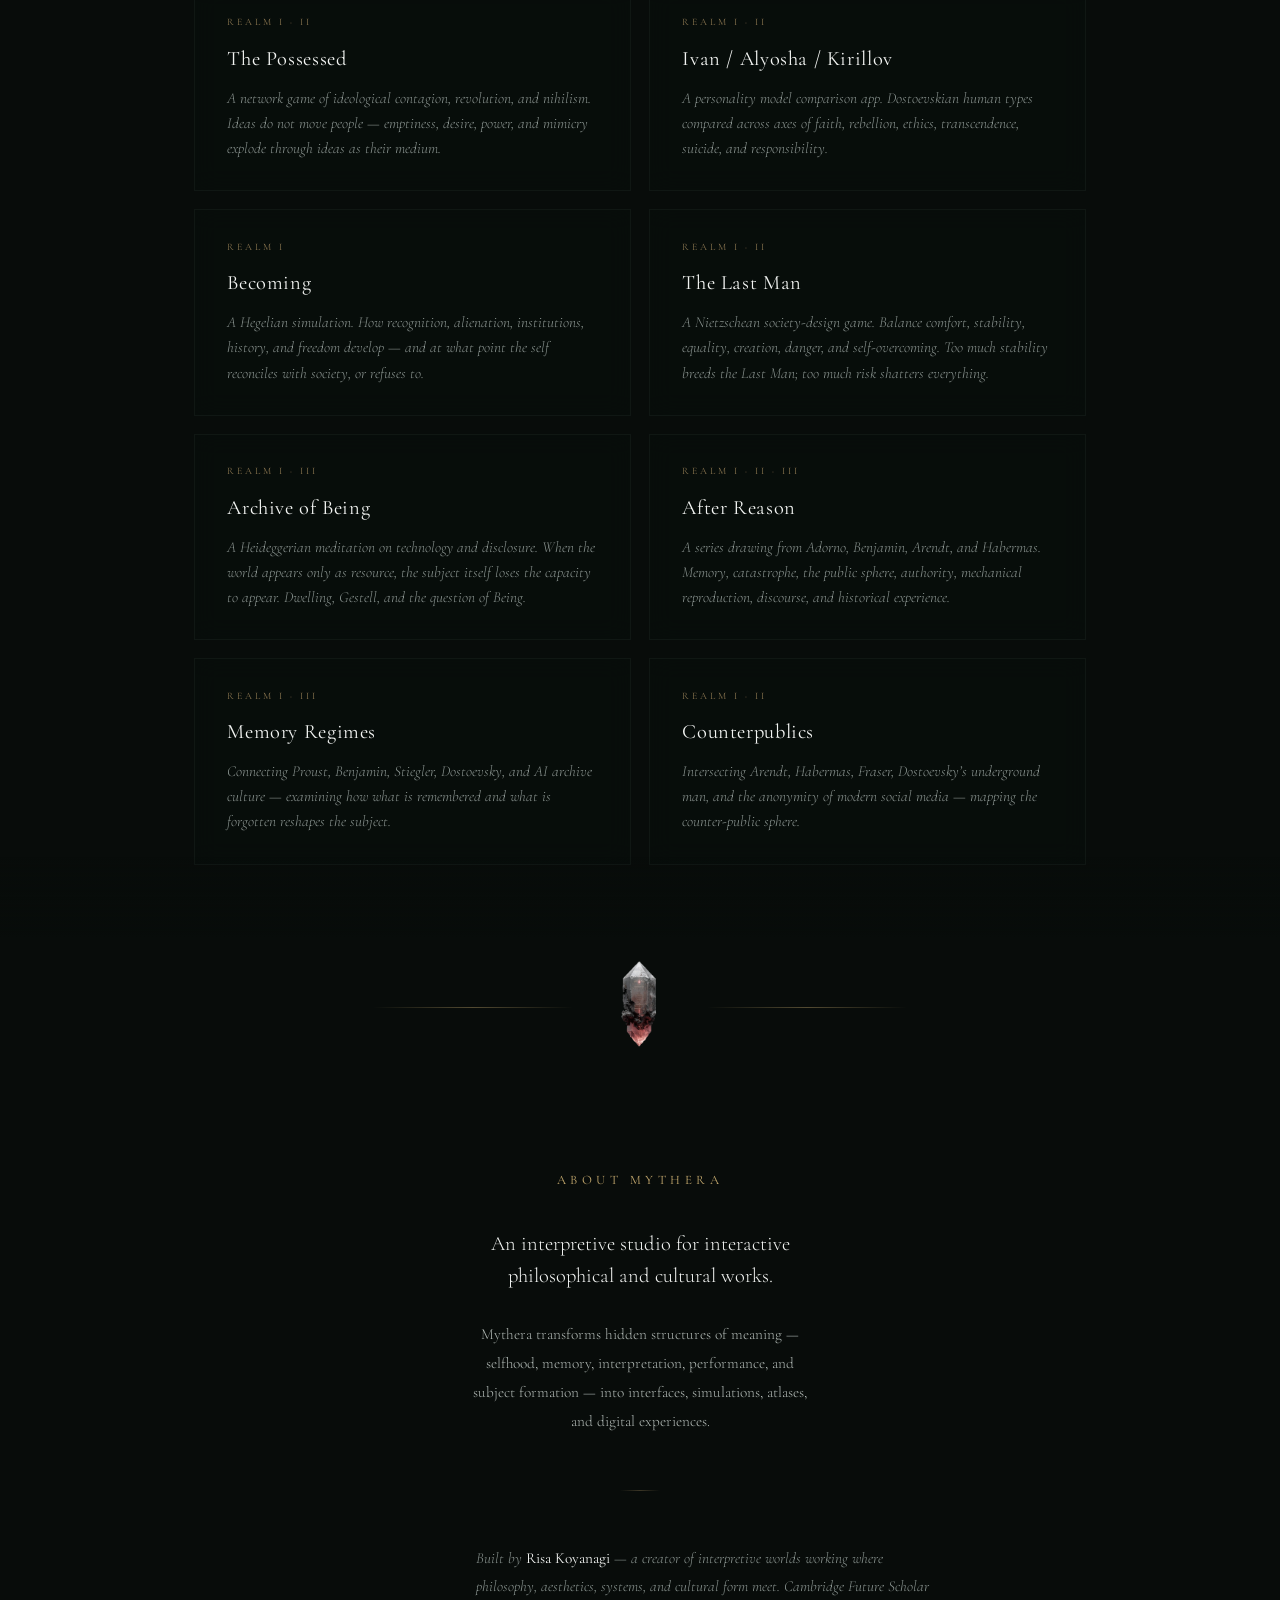
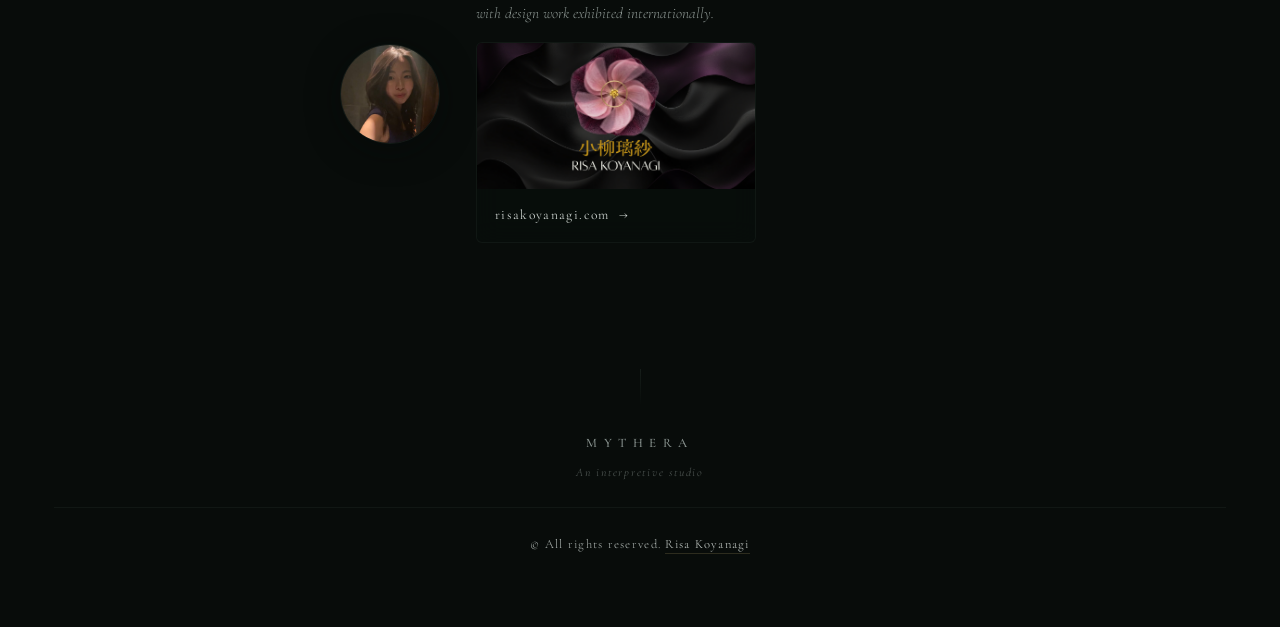
<file: works/the-possessed.html>
<!DOCTYPE html>
<html lang="en">
<head>
  <meta charset="UTF-8">
  <meta name="viewport" content="width=device-width, initial-scale=1.0">
  <title>The Possessed — MYTHERA</title>
  <meta name="description" content="A network game of ideological contagion, revolution, and nihilism. Ideas do not move people — emptiness, desire, power, and mimicry explode through ideas as their medium.">
  <link rel="icon" type="image/png" href="/public/images/logo.png">
  <link rel="apple-touch-icon" href="/public/images/logo.png">
  <meta property="og:type" content="website">
  <meta property="og:url" content="https://mythera.studio/works/the-possessed">
  <meta property="og:title" content="The Possessed — MYTHERA">
  <meta property="og:description" content="A network game of ideological contagion, revolution, and nihilism. Ideas do not move people — emptiness, desire, power, and mimicry explode through ideas as their medium.">
  <meta property="og:image" content="https://mythera.studio/public/images/mythera-og.png">
  <meta property="og:image:width" content="1200">
  <meta property="og:image:height" content="630">
  <meta property="og:site_name" content="MYTHERA">
  <meta name="twitter:card" content="summary_large_image">
  <meta name="twitter:title" content="The Possessed — MYTHERA">
  <meta name="twitter:description" content="A network game of ideological contagion, revolution, and nihilism. Ideas do not move people — emptiness, desire, power, and mimicry explode through ideas as their medium.">
  <meta name="twitter:image" content="https://mythera.studio/public/images/mythera-og.png">
  <script>window.location.replace('/#the-possessed');</script>
</head>
<body>
  <p>Redirecting to <a href="/#the-possessed">The Possessed — MYTHERA</a>...</p>
</body>
</html>
</file>
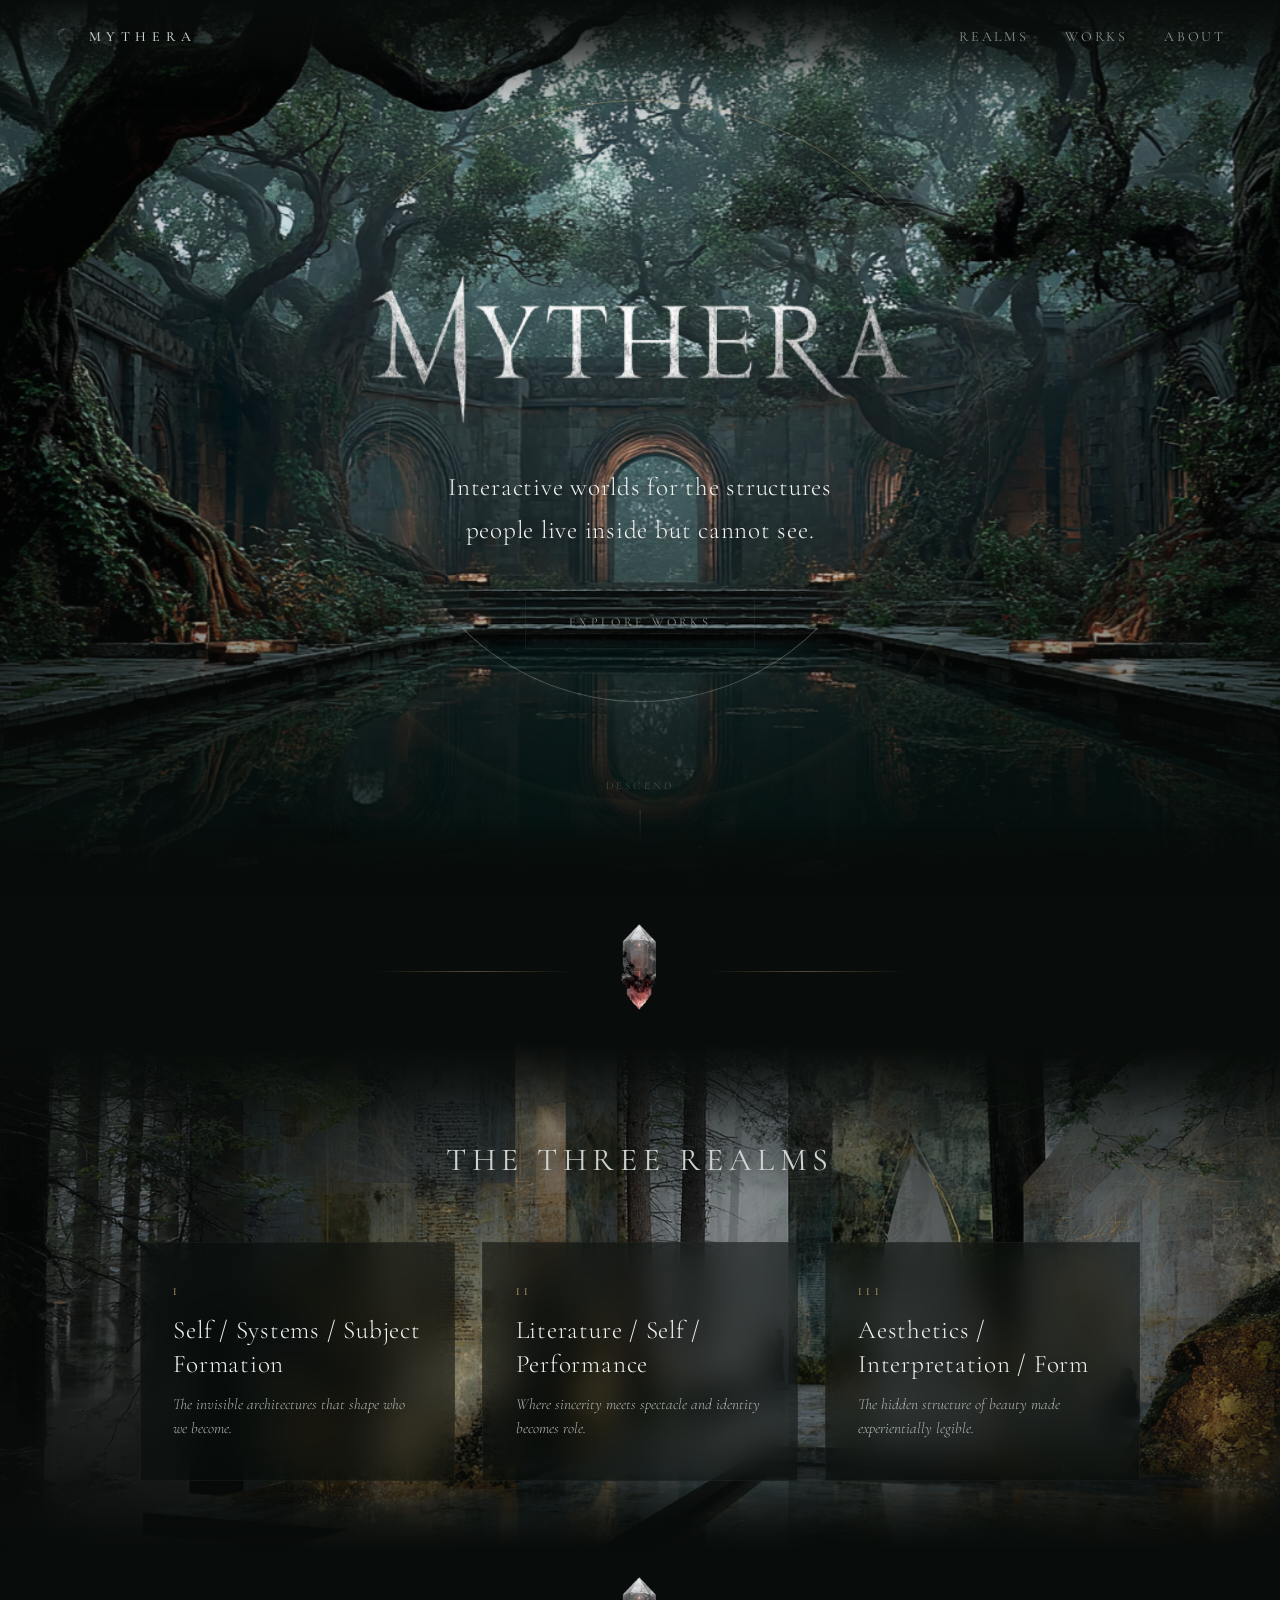
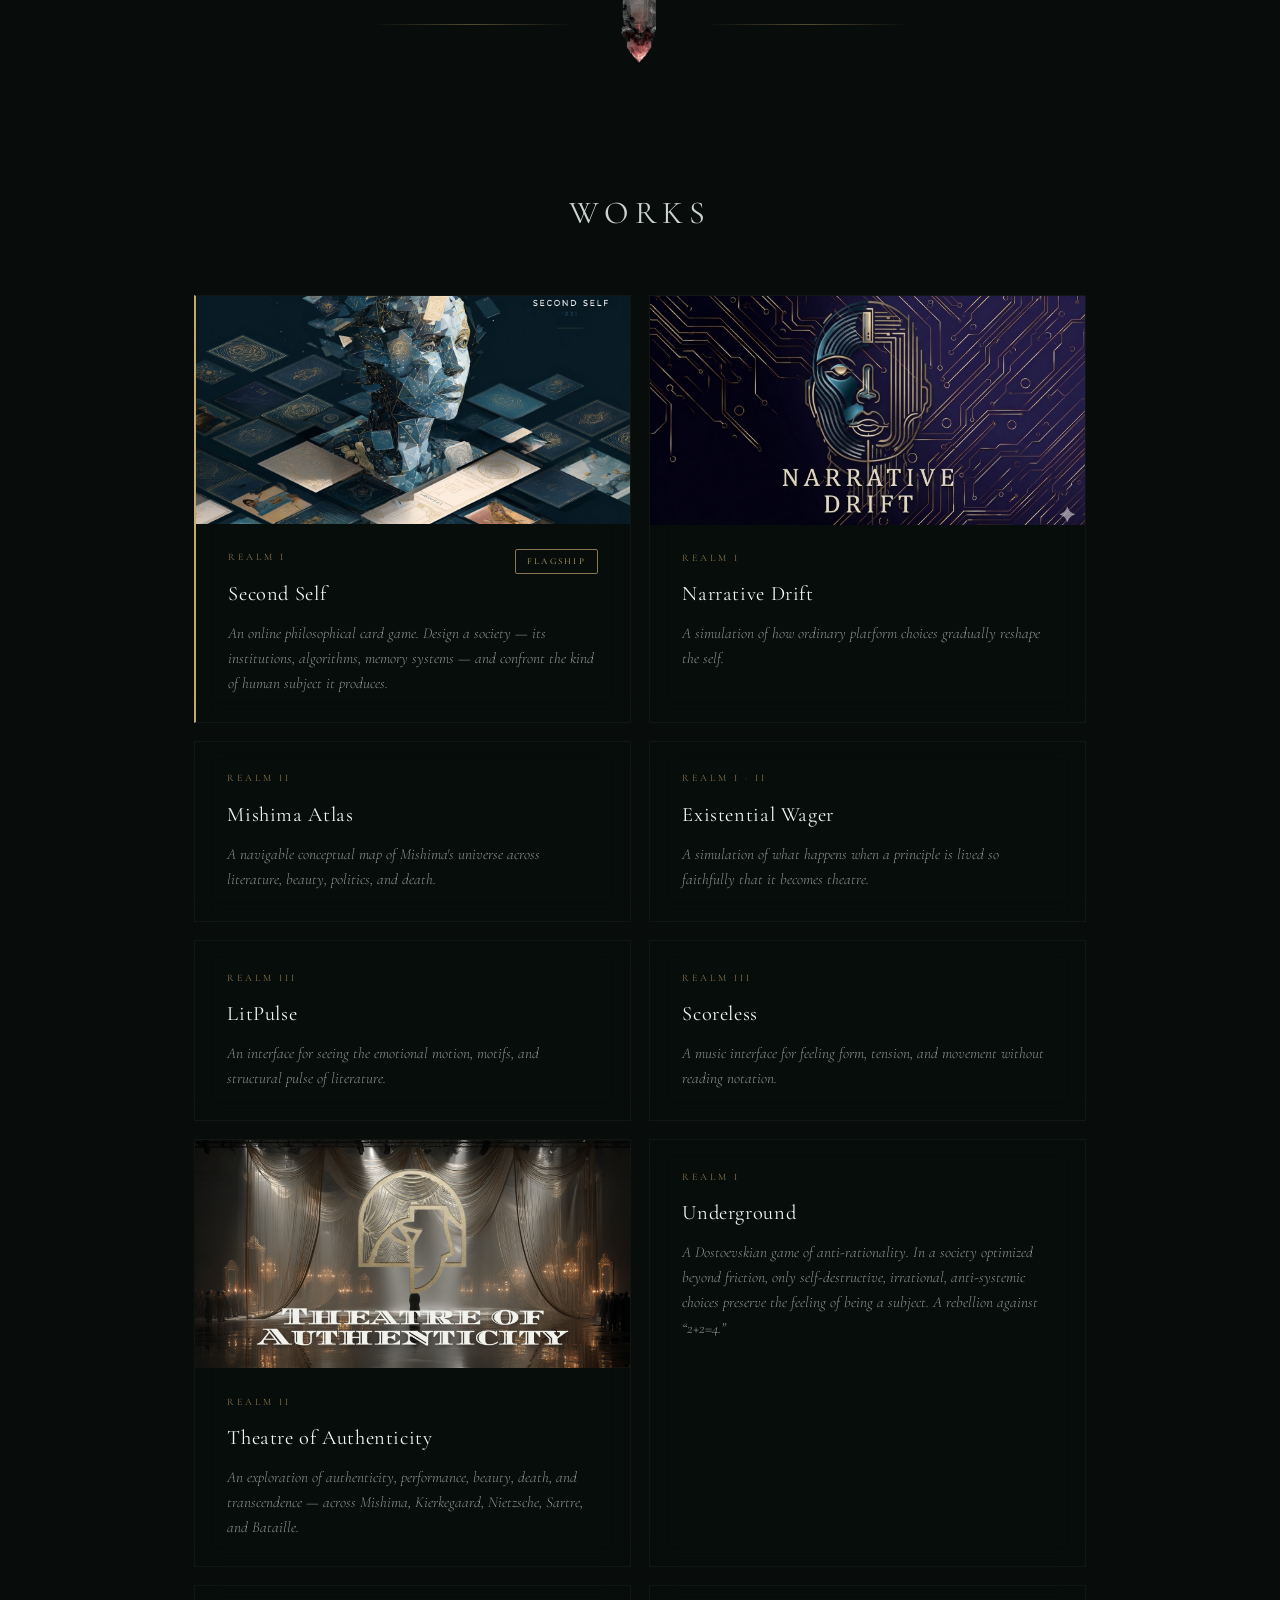
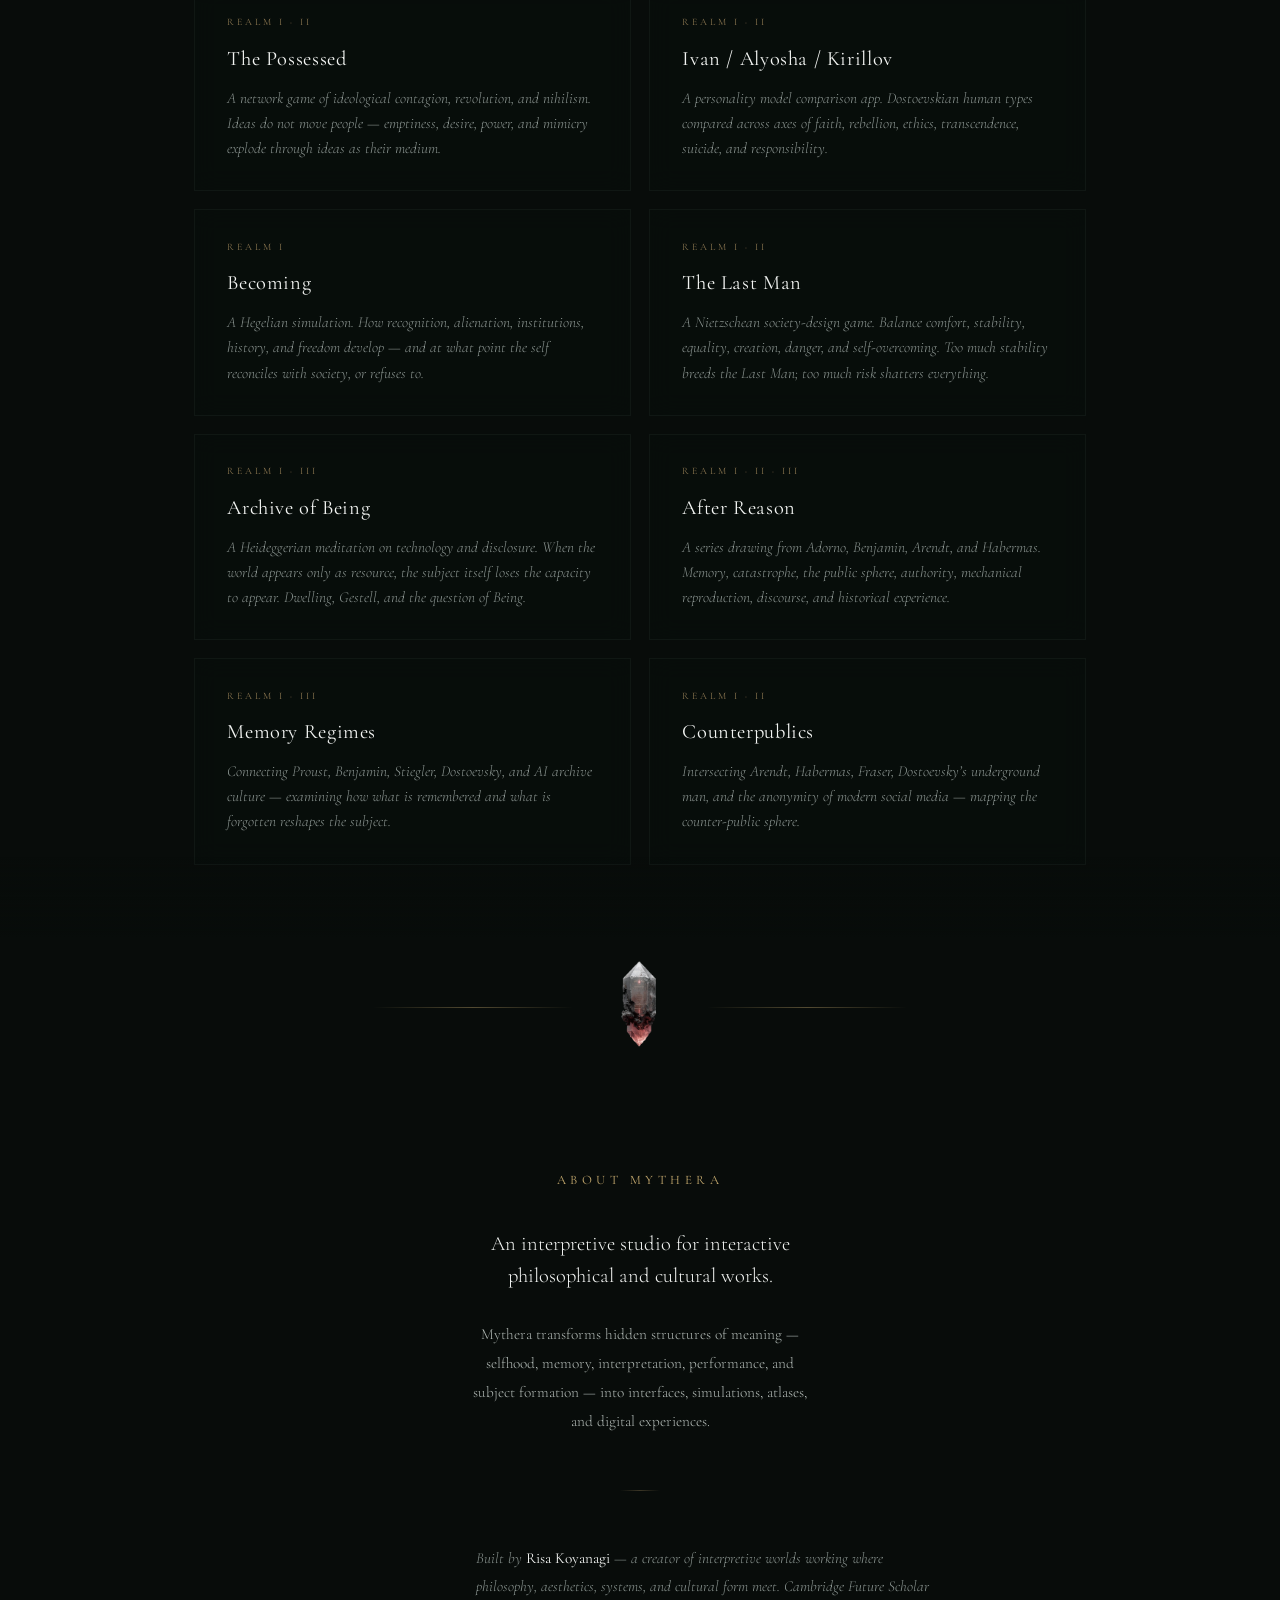
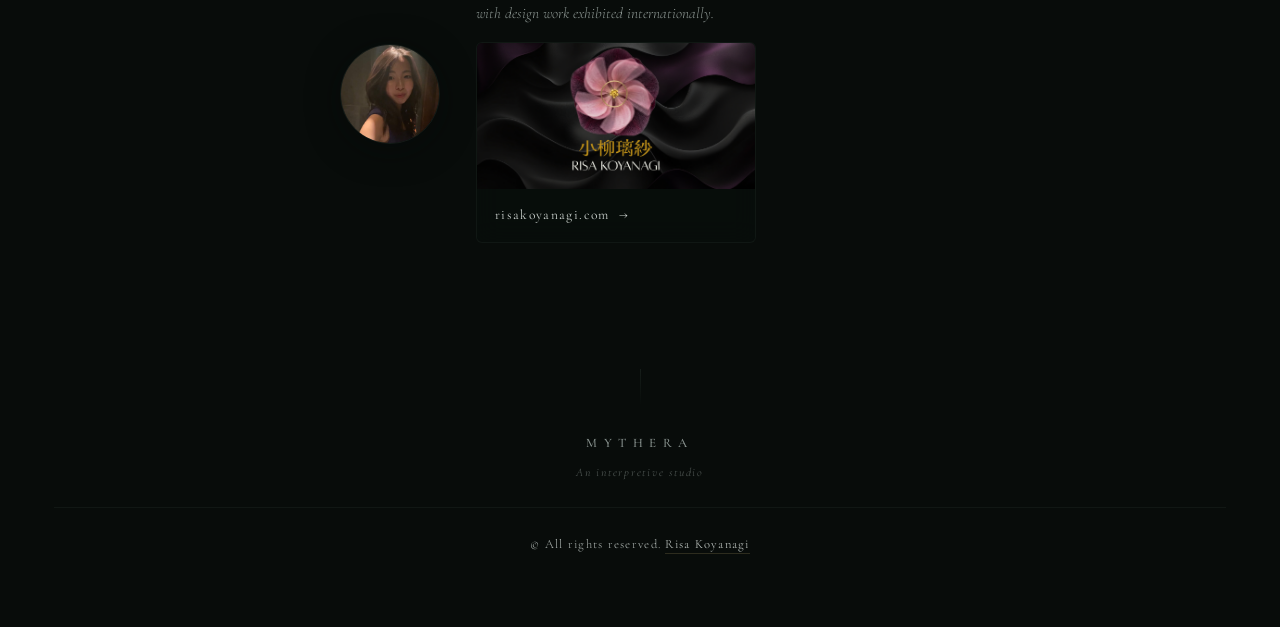
<file: works/theatre-of-authenticity.html>
<!DOCTYPE html>
<html lang="en">
<head>
  <meta charset="UTF-8">
  <meta name="viewport" content="width=device-width, initial-scale=1.0">
  <title>Theatre of Authenticity — MYTHERA</title>
  <meta name="description" content="An experiential work on whether authenticity survives spectatorship and public memory.">
  <link rel="icon" type="image/png" href="/public/images/logo.png">
  <link rel="apple-touch-icon" href="/public/images/logo.png">
  <meta property="og:type" content="website">
  <meta property="og:url" content="https://mythera.studio/works/theatre-of-authenticity">
  <meta property="og:title" content="Theatre of Authenticity — MYTHERA">
  <meta property="og:description" content="An experiential work on whether authenticity survives spectatorship and public memory.">
  <meta property="og:image" content="https://mythera.studio/public/images/Theatre%20of%20Authenticity.png">
  <meta property="og:image:width" content="1200">
  <meta property="og:image:height" content="630">
  <meta property="og:site_name" content="MYTHERA">
  <meta name="twitter:card" content="summary_large_image">
  <meta name="twitter:title" content="Theatre of Authenticity — MYTHERA">
  <meta name="twitter:description" content="An experiential work on whether authenticity survives spectatorship and public memory.">
  <meta name="twitter:image" content="https://mythera.studio/public/images/Theatre%20of%20Authenticity.png">
  <script>window.location.replace('/#theatre-of-authenticity');</script>
</head>
<body>
  <p>Redirecting to <a href="/#theatre-of-authenticity">Theatre of Authenticity — MYTHERA</a>...</p>
</body>
</html>
</file>
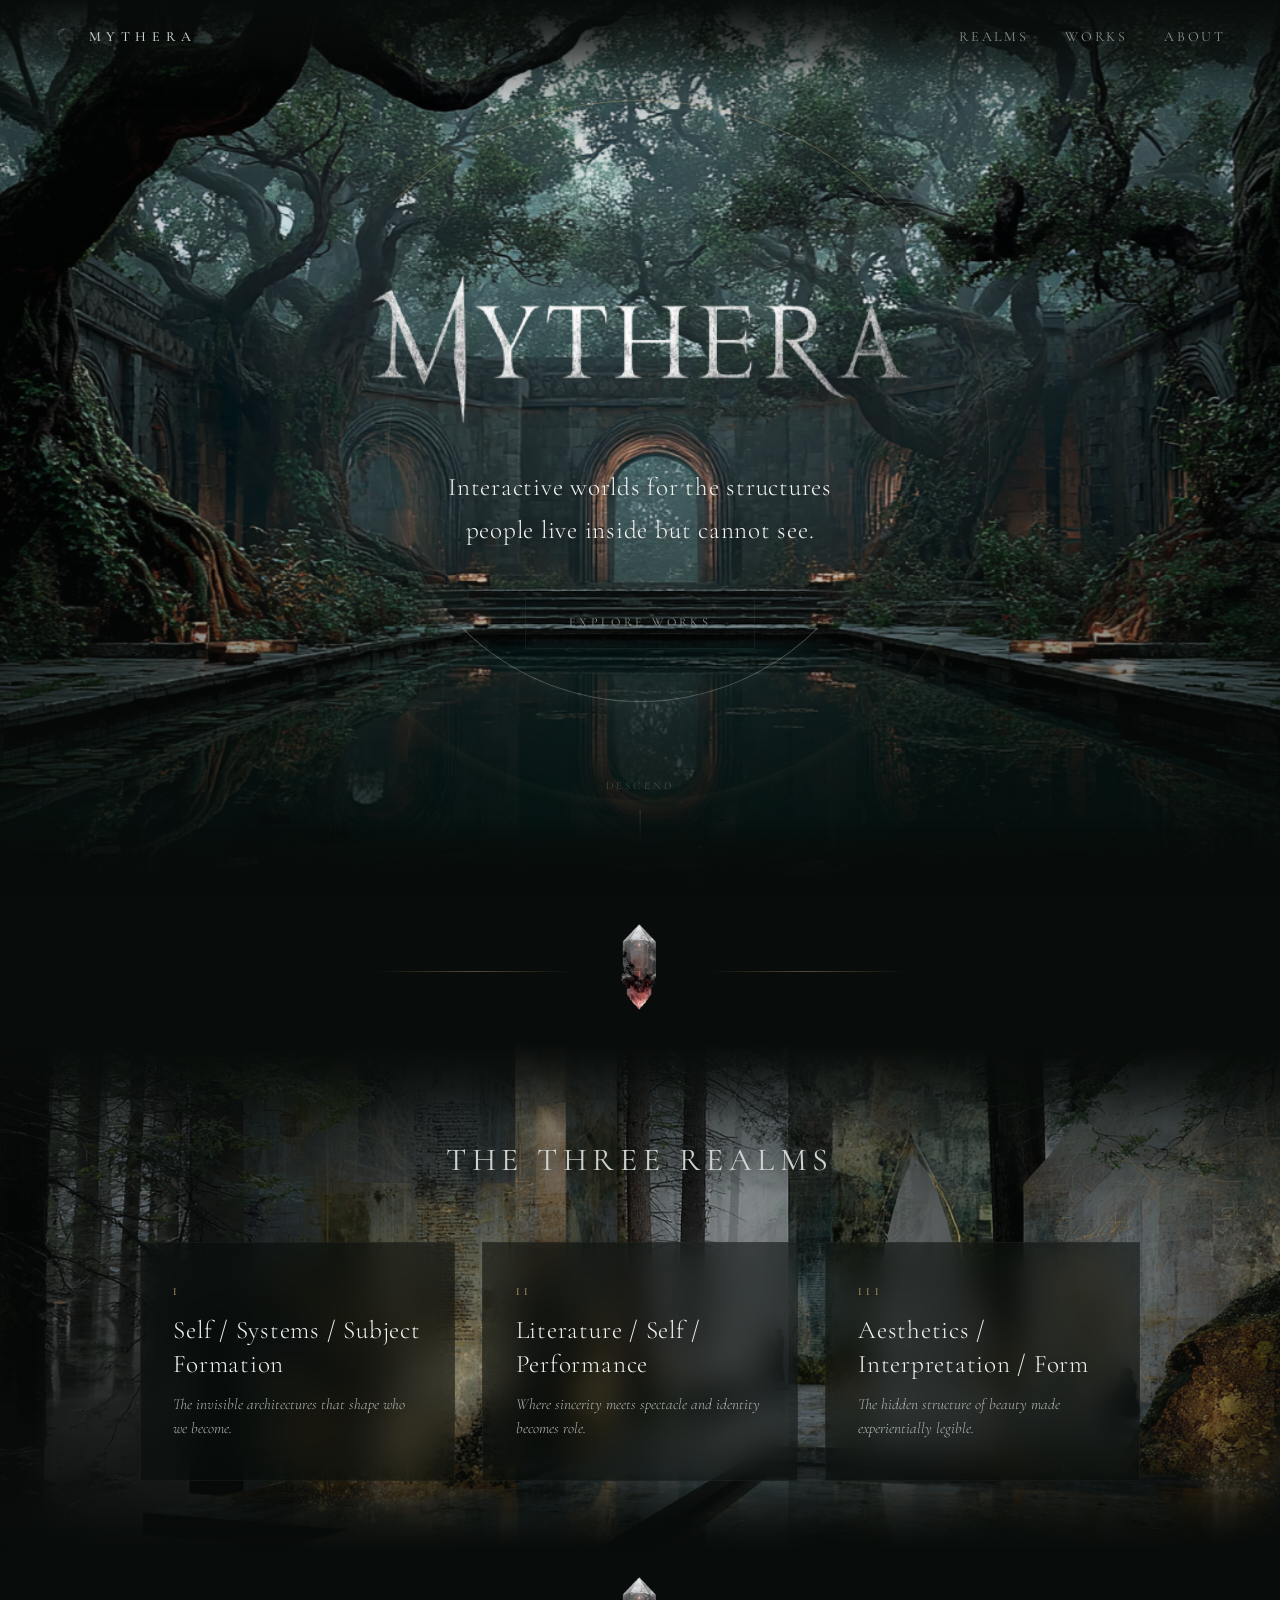
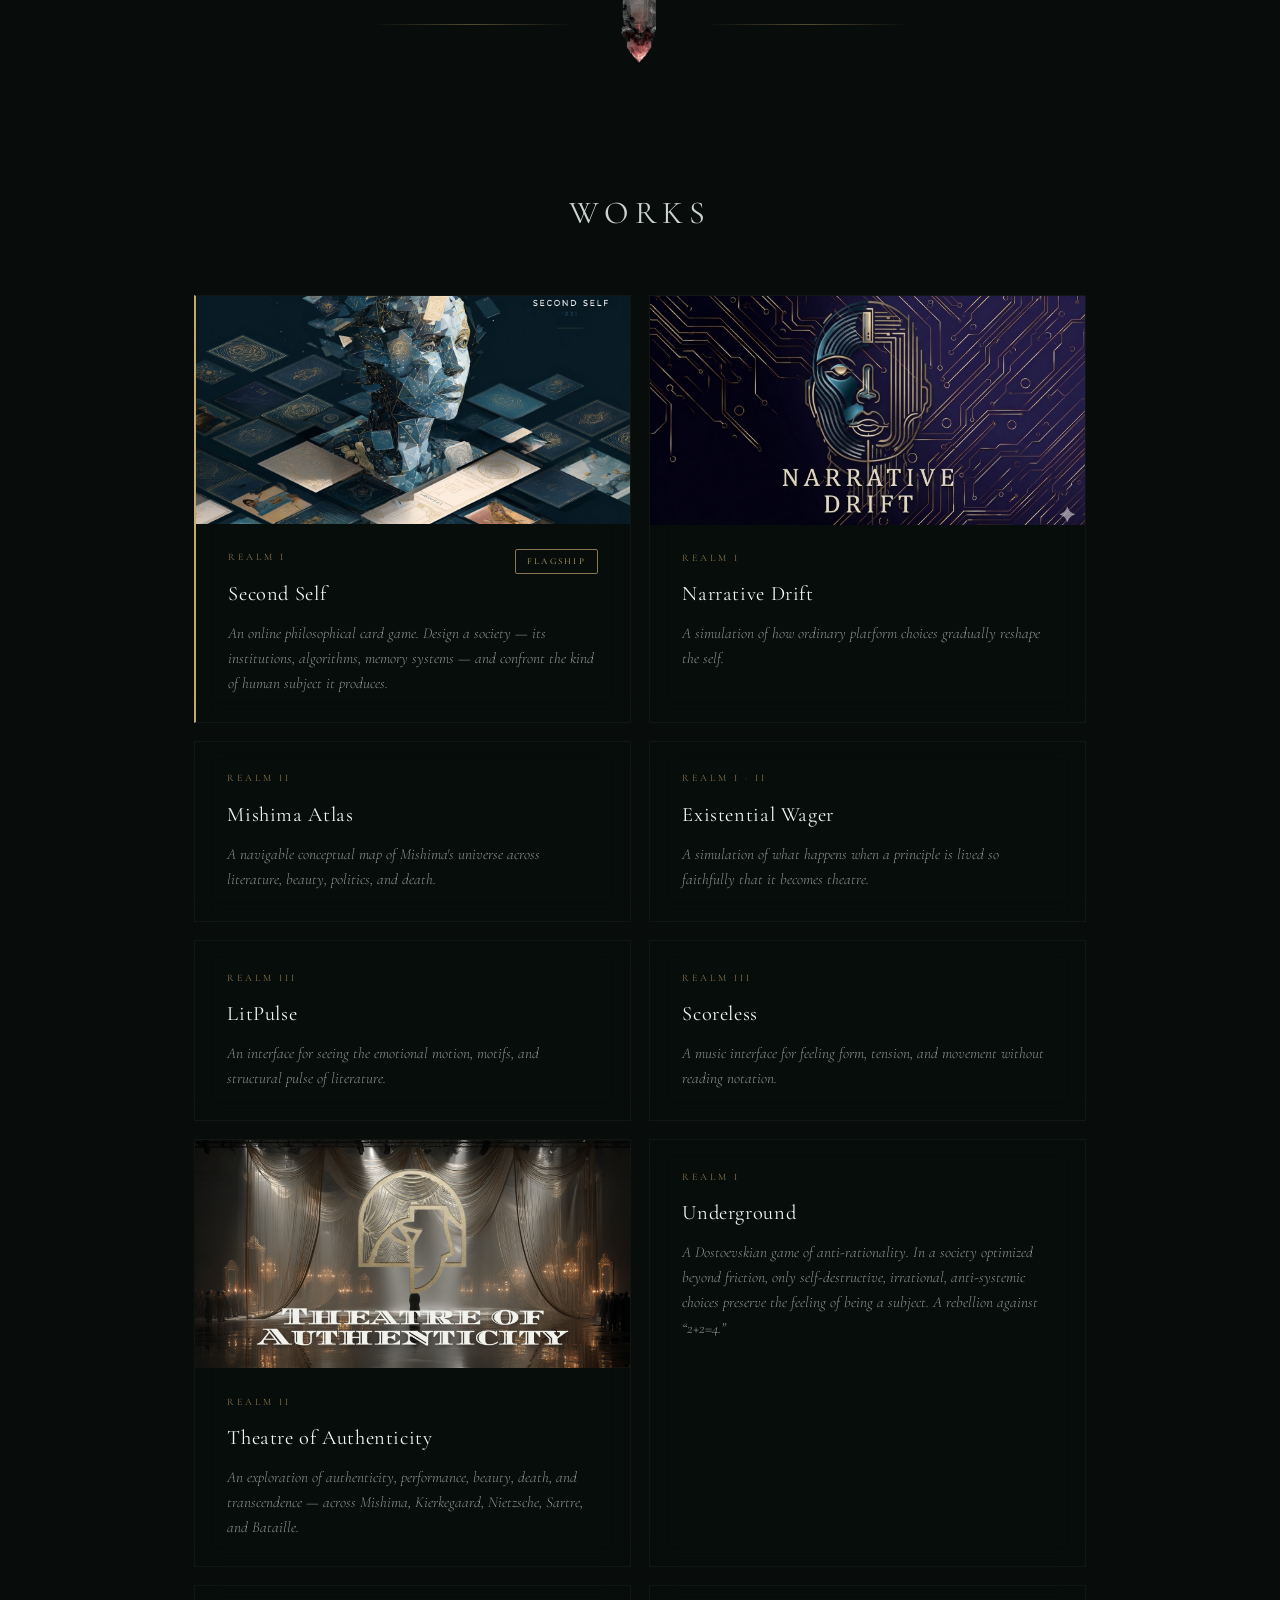
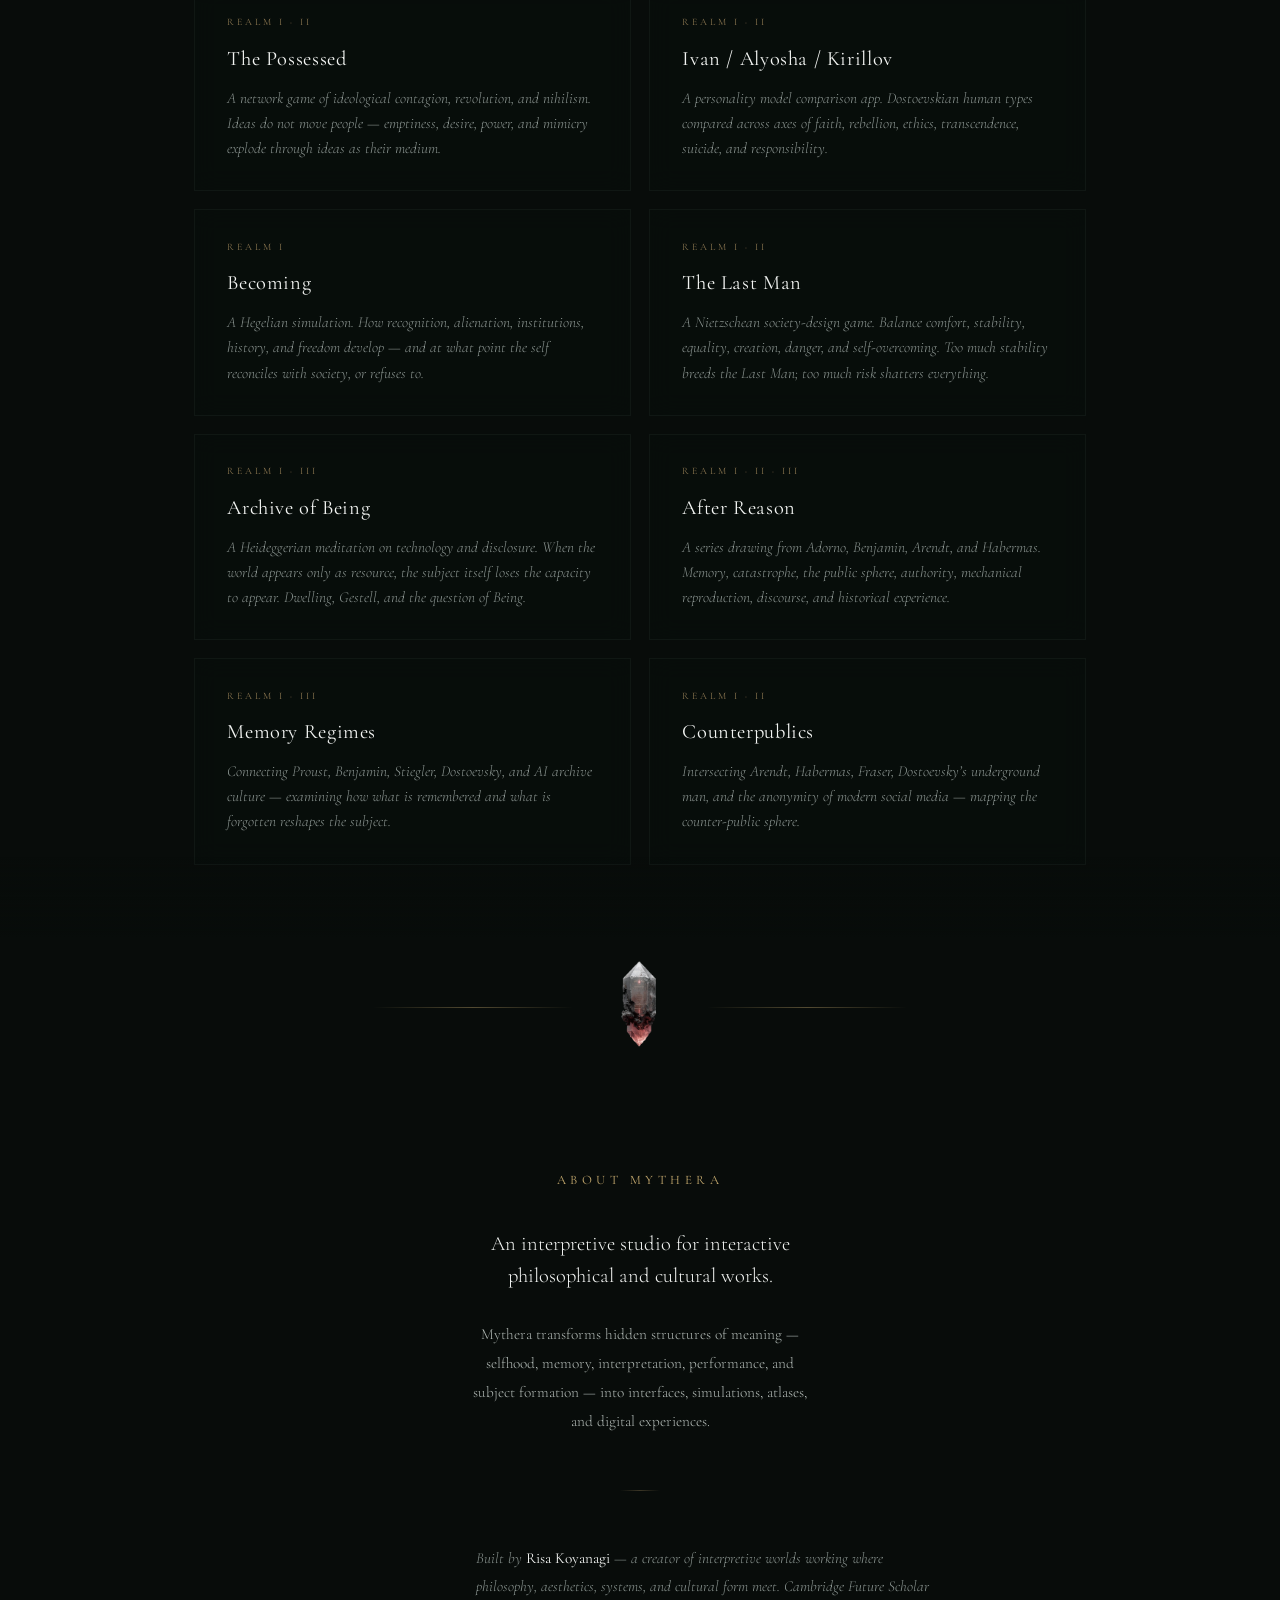
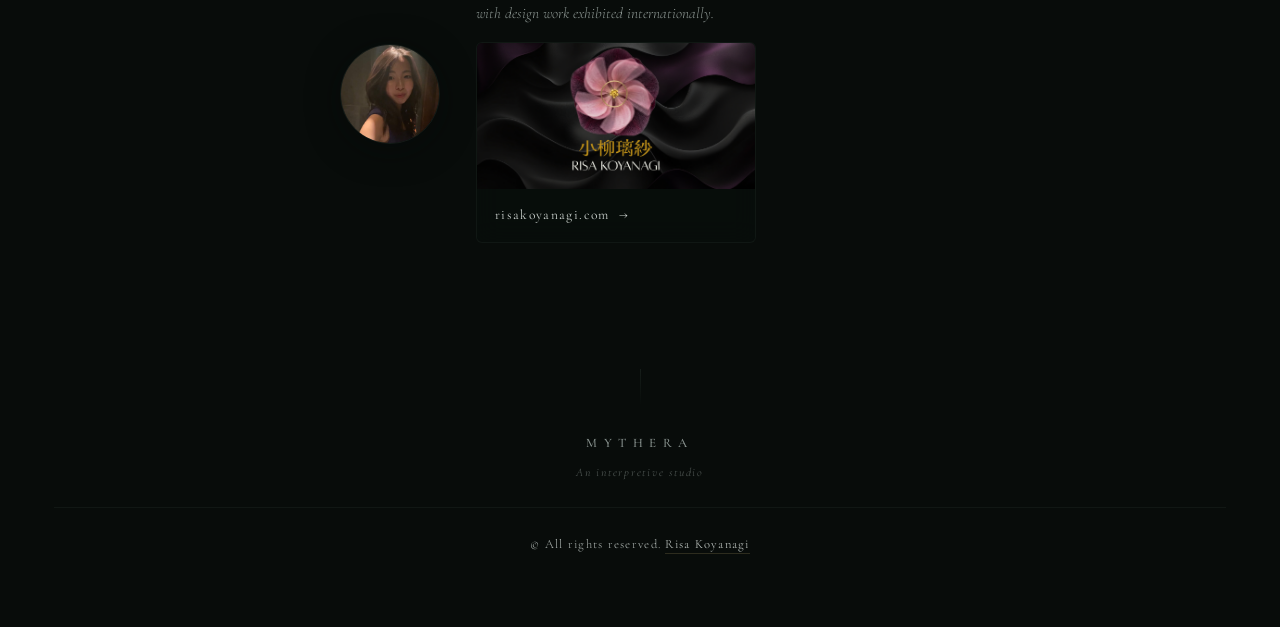
<file: works/underground.html>
<!DOCTYPE html>
<html lang="en">
<head>
  <meta charset="UTF-8">
  <meta name="viewport" content="width=device-width, initial-scale=1.0">
  <title>Underground — MYTHERA</title>
  <meta name="description" content="A Dostoevskian game of anti-rationality. In a society optimized beyond friction, only self-destructive, irrational, anti-systemic choices preserve the feeling of being a subject.">
  <link rel="icon" type="image/png" href="/public/images/logo.png">
  <link rel="apple-touch-icon" href="/public/images/logo.png">
  <meta property="og:type" content="website">
  <meta property="og:url" content="https://mythera.studio/works/underground">
  <meta property="og:title" content="Underground — MYTHERA">
  <meta property="og:description" content="A Dostoevskian game of anti-rationality. In a society optimized beyond friction, only self-destructive, irrational, anti-systemic choices preserve the feeling of being a subject.">
  <meta property="og:image" content="https://mythera.studio/public/images/mythera-og.png">
  <meta property="og:image:width" content="1200">
  <meta property="og:image:height" content="630">
  <meta property="og:site_name" content="MYTHERA">
  <meta name="twitter:card" content="summary_large_image">
  <meta name="twitter:title" content="Underground — MYTHERA">
  <meta name="twitter:description" content="A Dostoevskian game of anti-rationality. In a society optimized beyond friction, only self-destructive, irrational, anti-systemic choices preserve the feeling of being a subject.">
  <meta name="twitter:image" content="https://mythera.studio/public/images/mythera-og.png">
  <script>window.location.replace('/#underground');</script>
</head>
<body>
  <p>Redirecting to <a href="/#underground">Underground — MYTHERA</a>...</p>
</body>
</html>
</file>
<file: styles.css>
/* =============================================
   MYTHERA — Immersive Click-Based Experience
   ============================================= */

:root {
  --color-bg:          #080c0a;
  --color-bg-deep:     #050807;
  --color-glass:       rgba(8, 14, 12, 0.65);
  --color-glass-light: rgba(12, 20, 17, 0.5);
  --color-glass-edge:  rgba(80, 100, 90, 0.12);
  --color-text:        #d8dcd9;
  --color-text-body:   #b0b8b4;
  --color-text-dim:    #8a9490;
  --color-text-muted:  #5e6b66;
  --color-text-bright: #f2f4f2;
  --color-silver:      #cdd4d0;
  --color-accent:      #c4a96e;
  --color-accent-dim:  #8a7650;
  --color-border:      rgba(80, 100, 90, 0.18);
  --font-serif: 'Cormorant Garamond', 'Georgia', 'Times New Roman', serif;
  --transition-view: 0.8s cubic-bezier(0.4, 0, 0.2, 1);
}

/* Reset */
*, *::before, *::after { margin: 0; padding: 0; box-sizing: border-box; }
html { font-size: 18px; -webkit-font-smoothing: antialiased; }
body { font-family: var(--font-serif); background: var(--color-bg); color: var(--color-text); line-height: 1.75; overflow-x: hidden; }
::selection { background: rgba(196, 169, 110, 0.25); color: var(--color-text-bright); }
a { color: inherit; text-decoration: none; }
button { font: inherit; color: inherit; background: none; border: none; cursor: pointer; }
img { display: block; max-width: 100%; }


/* ============================================
   ATMOSPHERE
   ============================================ */
.atmosphere { position: fixed; inset: 0; pointer-events: none; z-index: 60; }
.atmosphere__top { position: absolute; top: 0; left: 0; right: 0; height: 12vh; background: linear-gradient(to bottom, rgba(8,12,10,0.6), transparent); }
.atmosphere__bottom { position: absolute; bottom: 0; left: 0; right: 0; height: 8vh; background: linear-gradient(to top, rgba(8,12,10,0.5), transparent); }


/* ============================================
   NAV
   ============================================ */
.nav { position: fixed; top: 0; left: 0; right: 0; z-index: 100; display: flex; justify-content: space-between; align-items: center; padding: 1.4rem 3rem; background: linear-gradient(to bottom, rgba(8,12,10,0.95), rgba(8,12,10,0.3) 80%, transparent); transition: opacity 0.6s; }
.nav__logo { display: flex; align-items: center; gap: 0.7rem; }
.nav__logo-img { width: 22px; height: 22px; object-fit: contain; opacity: 0.5; transition: opacity 0.6s; }
.nav__logo:hover .nav__logo-img { opacity: 0.8; }
.nav__wordmark { font-size: 0.78rem; font-weight: 500; letter-spacing: 0.4em; color: var(--color-silver); }
.nav__links { display: flex; gap: 2rem; }
.nav__link { font-size: 0.78rem; font-weight: 400; letter-spacing: 0.2em; text-transform: uppercase; color: var(--color-text-dim); transition: color 0.6s; }
.nav__link:hover { color: var(--color-text-bright); }




/* ============================================
   HERO
   ============================================ */
.hero {
  position: relative;
  min-height: 100vh;
  display: flex; align-items: center; justify-content: center;
  text-align: center; overflow: hidden;
}

.hero__image {
  position: absolute; inset: -6% -3%;
  background: url('public/images/mythera-5.png') center 35% / cover no-repeat;
  will-change: transform;
}

.hero__vignette {
  position: absolute; inset: 0; z-index: 1;
  background:
    radial-gradient(ellipse 70% 60% at 50% 45%, transparent 30%, rgba(8,12,10,0.35) 100%),
    linear-gradient(180deg, rgba(8,12,10,0.1) 0%, transparent 25%, transparent 55%, rgba(8,12,10,0.85) 100%);
}

/* Floating particles */
.hero__particles {
  position: absolute; inset: 0; z-index: 1;
  pointer-events: none;
  overflow: hidden;
}

.particle {
  position: absolute;
  width: 4px; height: 4px;
  border-radius: 50%;
  background: var(--color-accent);
  box-shadow: 0 0 8px 2px rgba(196,169,110,0.4);
  opacity: 0;
}

.particle--1 { left: 15%; top: 30%; animation: particleFloat 8s 0s ease-in-out infinite; }
.particle--2 { left: 80%; top: 25%; animation: particleFloat 10s 1.5s ease-in-out infinite; background: var(--color-silver); box-shadow: 0 0 8px 2px rgba(205,212,208,0.4); }
.particle--3 { left: 25%; top: 65%; animation: particleFloat 9s 3s ease-in-out infinite; }
.particle--4 { left: 70%; top: 70%; animation: particleFloat 11s 2s ease-in-out infinite; background: var(--color-silver); box-shadow: 0 0 8px 2px rgba(205,212,208,0.4); }
.particle--5 { left: 45%; top: 20%; animation: particleFloat 7s 4s ease-in-out infinite; width: 5px; height: 5px; }
.particle--6 { left: 55%; top: 75%; animation: particleFloat 12s 0.5s ease-in-out infinite; background: var(--color-silver); box-shadow: 0 0 8px 2px rgba(205,212,208,0.4); }
.particle--7 { left: 10%; top: 50%; animation: particleFloat 9s 2.5s ease-in-out infinite; }
.particle--8 { left: 88%; top: 48%; animation: particleFloat 10s 3.5s ease-in-out infinite; background: var(--color-silver); box-shadow: 0 0 8px 2px rgba(205,212,208,0.4); }

@keyframes particleFloat {
  0%   { opacity: 0; transform: translateY(0) scale(1); }
  15%  { opacity: 1; }
  50%  { opacity: 0.6; transform: translateY(-50px) scale(1.8); }
  85%  { opacity: 1; }
  100% { opacity: 0; transform: translateY(-100px) scale(1); }
}

/* Orbit rings around title */
.hero__orbit {
  position: absolute;
  top: 50%; left: 50%;
  transform: translate(-50%, -50%);
  width: clamp(340px, 55vw, 700px);
  height: clamp(340px, 55vw, 700px);
  pointer-events: none;
}

.hero__orbit-ring {
  position: absolute;
  inset: 0;
  border-radius: 50%;
  border: 1.5px solid transparent;
}

.hero__orbit-ring--1 {
  border-top-color: rgba(196,169,110,0.35);
  border-right-color: rgba(196,169,110,0.12);
  box-shadow: 0 0 20px rgba(196,169,110,0.08);
  animation: orbitSpin 25s linear infinite;
}

.hero__orbit-ring--2 {
  inset: 14%;
  border-bottom-color: rgba(205,212,208,0.3);
  border-left-color: rgba(205,212,208,0.1);
  box-shadow: 0 0 20px rgba(205,212,208,0.06);
  animation: orbitSpin 35s linear infinite reverse;
}

@keyframes orbitSpin {
  from { transform: rotate(0deg); }
  to   { transform: rotate(360deg); }
}

.hero__content { position: relative; z-index: 2; padding: 0 2rem; will-change: transform; }

.hero__wordmark-img {
  width: clamp(260px, 44vw, 560px); height: auto; margin: 0 auto;
  filter: drop-shadow(0 0 80px rgba(196,169,110,0.08)) drop-shadow(0 4px 30px rgba(8,12,10,0.4));
}

.hero__headline {
  font-size: clamp(1.05rem, 2vw, 1.4rem); font-weight: 300;
  color: var(--color-text-bright); letter-spacing: 0.03em; line-height: 1.7;
  max-width: 40ch; margin: 2rem auto 0;
  text-shadow: 0 2px 20px rgba(8,12,10,0.9), 0 0 50px rgba(8,12,10,0.6);
}

.hero__cta {
  display: inline-block;
  margin-top: 2.5rem;
  font-size: 0.68rem;
  font-weight: 400;
  letter-spacing: 0.28em;
  text-transform: uppercase;
  color: var(--color-text-dim);
  border: 1px solid var(--color-border);
  padding: 0.8rem 2.4rem;
  transition: color 0.6s, border-color 0.6s, box-shadow 0.6s;
  text-shadow: 0 2px 20px rgba(8,12,10,0.9);
}

.hero__cta:hover {
  color: var(--color-text-bright);
  border-color: rgba(196,169,110,0.35);
  box-shadow: 0 4px 24px rgba(196,169,110,0.08);
}

.hero__scroll-cue {
  position: absolute; bottom: 3rem; left: 50%; transform: translateX(-50%);
  display: flex; flex-direction: column; align-items: center; gap: 0.8rem; z-index: 2;
  animation: scrollPulse 5s ease-in-out infinite;
}
.hero__scroll-text { font-size: 0.6rem; letter-spacing: 0.3em; text-transform: uppercase; color: var(--color-text-dim); }
.hero__scroll-line { width: 1px; height: 36px; background: linear-gradient(to bottom, var(--color-text-muted), transparent); }

@keyframes scrollPulse {
  0%, 100% { opacity: 0.4; transform: translateX(-50%); }
  50% { opacity: 0.15; transform: translateX(-50%) translateY(5px); }
}


/* ============================================
   SECTION DIVIDER
   ============================================ */
.section-divider {
  display: flex;
  justify-content: center;
  align-items: center;
  padding: 1rem 0;
  position: relative;
  z-index: 2;
}

.section-divider::before,
.section-divider::after {
  content: '';
  position: absolute;
  left: 0; right: 0;
  height: 80px;
  pointer-events: none;
  z-index: -1;
}

.section-divider::before {
  bottom: 100%;
  background: linear-gradient(to top, var(--color-bg), transparent);
}

.section-divider::after {
  top: 100%;
  background: linear-gradient(to bottom, var(--color-bg), transparent);
}

.section-divider__line {
  flex: 1;
  max-width: 200px;
  height: 1px;
  position: relative;
  overflow: hidden;
}

.section-divider__line::before {
  content: '';
  position: absolute;
  top: 0;
  left: 0;
  width: 100%;
  height: 100%;
  background: linear-gradient(90deg, transparent, var(--color-accent), transparent);
  opacity: 0.4;
}

.section-divider__line::after {
  content: '';
  position: absolute;
  top: -1px;
  height: 3px;
  width: 40px;
  border-radius: 2px;
  background: linear-gradient(90deg, transparent, #cdd4d0, var(--color-accent), #cdd4d0, transparent);
  filter: blur(1px);
  opacity: 0;
}

.section-divider__line--left::after {
  animation: magicLineLeft 4s ease-in-out infinite;
}

.section-divider__line--right::after {
  animation: magicLineRight 4s ease-in-out infinite;
}

@keyframes magicLineLeft {
  0%   { right: -40px; opacity: 0; }
  15%  { opacity: 0.9; }
  50%  { right: calc(100% + 10px); opacity: 0.9; }
  65%  { opacity: 0; }
  100% { right: calc(100% + 10px); opacity: 0; }
}

@keyframes magicLineRight {
  0%   { left: -40px; opacity: 0; }
  15%  { opacity: 0.9; }
  50%  { left: calc(100% + 10px); opacity: 0.9; }
  65%  { opacity: 0; }
  100% { left: calc(100% + 10px); opacity: 0; }
}

.section-divider__img {
  width: 80px;
  height: auto;
  margin: 0 1.5rem;
  transition: opacity 0.6s;
}


/* ============================================
   THREE REALMS — Cards over shared background
   ============================================ */
.realms {
  position: relative;
  padding: 5rem 3rem 4rem;
  text-align: center;
  overflow: hidden;
}

.realms__bg {
  position: absolute; inset: -6% -3%;
  background: url('public/images/mythera-1.png') center 40% / cover no-repeat;
  z-index: 0;
  transition: transform 1.2s ease;
}

.realms__bg-vignette {
  position: absolute; inset: 0; z-index: 1;
  background:
    radial-gradient(ellipse 80% 70% at 50% 50%, transparent 20%, rgba(8,12,10,0.5) 100%),
    linear-gradient(180deg, rgba(8,12,10,0.7) 0%, rgba(8,12,10,0.25) 30%, rgba(8,12,10,0.25) 70%, rgba(8,12,10,0.8) 100%);
}

.realms__heading {
  position: relative; z-index: 2;
  font-size: clamp(1.3rem, 2.5vw, 1.8rem);
  font-weight: 400; letter-spacing: 0.18em;
  color: var(--color-silver); text-transform: uppercase;
  margin-bottom: 3rem;
  text-shadow: 0 2px 20px rgba(8,12,10,0.9);
}

.realms__grid {
  position: relative; z-index: 2;
  display: grid;
  grid-template-columns: repeat(3, 1fr);
  gap: 1.5rem;
  max-width: 1000px;
  margin: 0 auto;
}

/* Realm card */
.realm-card {
  position: relative;
  padding: 2.2rem 1.8rem;
  background: rgba(8, 14, 12, 0.55);
  border: 1px solid var(--color-glass-edge);
  backdrop-filter: blur(16px);
  -webkit-backdrop-filter: blur(16px);
  text-align: left;
  cursor: default;
  transition: transform 0.8s cubic-bezier(0.25,0.1,0.25,1), border-color 0.8s, box-shadow 0.8s, background 0.8s;
}

.realm-card:hover {
  border-color: rgba(80,100,90,0.3);
  box-shadow: 0 20px 60px rgba(5,8,7,0.5);
  transform: translateY(-4px);
  background: rgba(8, 14, 12, 0.7);
}

.realm-card__index {
  display: block;
  font-size: 0.6rem; font-weight: 400;
  letter-spacing: 0.4em; text-transform: uppercase;
  color: var(--color-accent);
  margin-bottom: 0.6rem;
}

.realm-card__title {
  font-size: clamp(1.1rem, 2vw, 1.4rem);
  font-weight: 300;
  color: var(--color-text-bright);
  letter-spacing: 0.03em;
  line-height: 1.35;
  margin-bottom: 0.6rem;
}

.realm-card__desc {
  font-size: 0.85rem; font-weight: 300; font-style: italic;
  color: var(--color-text-body);
  line-height: 1.6;
}


/* ============================================
   FEATURED WORKS — Flat grid
   ============================================ */
.works {
  padding: 5rem 3rem 4rem;
  max-width: 1000px;
  margin: 0 auto;
}

.works__heading {
  font-size: clamp(1.3rem, 2.5vw, 1.8rem);
  font-weight: 400;
  letter-spacing: 0.18em;
  color: var(--color-silver);
  text-transform: uppercase;
  text-align: center;
  margin-bottom: 3rem;
}

.works__grid {
  display: grid;
  grid-template-columns: repeat(2, 1fr);
  gap: 1rem;
}

.work-card {
  display: flex;
  flex-direction: column;
  padding: 1.6rem 1.8rem;
  background: var(--color-glass);
  border: 1px solid var(--color-glass-edge);
  backdrop-filter: blur(12px);
  -webkit-backdrop-filter: blur(12px);
  text-align: left;
  transition: border-color 0.6s, transform 0.6s, box-shadow 0.6s;
  position: relative;
  overflow: hidden;
}

.work-card--has-image {
  padding: 0;
}

.work-card--has-image .work-card__body {
  padding: 1.4rem 1.8rem;
  position: relative;
}

.work-card__image {
  width: 100%;
  height: auto;
  aspect-ratio: 1200 / 630;
  object-fit: cover;
  display: block;
  transition: transform 1s ease;
}

.work-card:hover .work-card__image {
  transform: scale(1.03);
}

.work-card:hover {
  border-color: rgba(80, 100, 90, 0.3);
  transform: translateY(-3px);
  box-shadow: 0 12px 40px rgba(5,8,7,0.4);
}

.work-card--flagship {
  border-left: 2px solid var(--color-accent);
}

.work-card__realm {
  display: block;
  font-size: 0.55rem;
  font-weight: 400;
  letter-spacing: 0.3em;
  text-transform: uppercase;
  color: var(--color-accent-dim);
  margin-bottom: 0.5rem;
  transition: color 0.6s;
}

.work-card:hover .work-card__realm { color: var(--color-accent); }

.work-card__title {
  display: block;
  font-size: clamp(1.05rem, 1.6vw, 1.25rem);
  font-weight: 400;
  color: var(--color-text-bright);
  letter-spacing: 0.03em;
  margin-bottom: 0.5rem;
}

.work-card__desc {
  display: block;
  font-size: 0.85rem;
  font-weight: 300;
  font-style: italic;
  color: var(--color-text-dim);
  line-height: 1.65;
  flex: 1;
}

.work-card__badge {
  position: absolute;
  top: 1.4rem;
  right: 1.8rem;
  font-size: 0.5rem;
  font-weight: 400;
  letter-spacing: 0.25em;
  text-transform: uppercase;
  color: var(--color-accent);
  border: 1px solid var(--color-accent-dim);
  padding: 0.2rem 0.6rem;
  border-radius: 2px;
}



/* ============================================
   ABOUT — Studio + Creator combined
   ============================================ */
.about {
  padding: 5rem 3rem 4rem;
}

.about__inner {
  max-width: 860px;
  margin: 0 auto;
}

.about__studio {
  text-align: center;
  margin-bottom: 0;
}

.about__label {
  display: block;
  font-size: 0.72rem;
  font-weight: 400;
  letter-spacing: 0.35em;
  text-transform: uppercase;
  color: var(--color-accent);
  margin-bottom: 2rem;
}

.about__text {
  font-size: clamp(0.85rem, 1.1vw, 0.95rem);
  font-weight: 300;
  color: var(--color-text-body);
  line-height: 1.9;
  max-width: 50ch;
  margin: 0 auto 1.2rem;
}

.about__text--lead {
  font-size: clamp(1.05rem, 1.6vw, 1.3rem);
  font-weight: 300;
  color: var(--color-text-bright);
  line-height: 1.6;
  margin-bottom: 1.5rem;
  max-width: 40ch;
}

.about__divider {
  width: 40px;
  height: 1px;
  background: linear-gradient(to right, transparent, var(--color-accent-dim), transparent);
  margin: 3rem auto;
  opacity: 0.4;
}

.about__creator {
  display: flex;
  align-items: center;
  gap: 2rem;
  max-width: 600px;
  margin: 0 auto;
}

.about__profile {
  width: 100px;
  height: 100px;
  border-radius: 50%;
  overflow: hidden;
  border: 1px solid var(--color-border);
  box-shadow: 0 6px 32px rgba(5,8,7,0.5);
  flex-shrink: 0;
}

.about__profile-img {
  width: 100%;
  height: 100%;
  object-fit: cover;
  object-position: center 30%;
}

.about__creator-info {
  flex: 1;
}

.about__name {
  font-weight: 400;
  color: var(--color-text-bright);
  font-style: normal;
}

.about__creator-text {
  font-size: clamp(0.85rem, 1.1vw, 0.95rem);
  font-weight: 300;
  font-style: italic;
  color: var(--color-text-dim);
  line-height: 1.8;
  margin-bottom: 0.8rem;
}

.about__card {
  display: block;
  overflow: hidden;
  border: 1px solid var(--color-glass-edge);
  background: var(--color-glass);
  backdrop-filter: blur(12px);
  -webkit-backdrop-filter: blur(12px);
  border-radius: 6px;
  max-width: 280px;
  transition: border-color 0.6s, box-shadow 0.6s, transform 0.6s;
}

.about__card:hover {
  border-color: rgba(196,169,110,0.25);
  box-shadow: 0 12px 40px rgba(5,8,7,0.5);
  transform: translateY(-3px);
}

.about__card-img {
  width: 100%;
  height: auto;
  aspect-ratio: 1200 / 630;
  object-fit: cover;
  display: block;
}

.about__card-label {
  display: block;
  padding: 0.8rem 1rem;
  font-size: 0.75rem;
  font-weight: 400;
  letter-spacing: 0.1em;
  color: var(--color-silver);
  transition: color 0.6s;
}

.about__card:hover .about__card-label {
  color: var(--color-accent);
}

.about__link-arrow {
  display: inline-block;
  margin-left: 0.3rem;
  transition: transform 0.4s;
}

.about__card:hover .about__link-arrow {
  transform: translateX(3px);
}


/* ============================================
   FOOTER
   ============================================ */
.footer { padding: 3rem 3rem 4rem; text-align: center; }
.footer__rule { width: 1px; height: 36px; background: linear-gradient(to bottom, rgba(80,100,90,0.2), transparent); margin: 0 auto 1.5rem; }
.footer__text { font-size: 0.72rem; font-weight: 500; letter-spacing: 0.5em; color: var(--color-text-dim); margin-bottom: 0.4rem; }
.footer__sub { font-size: 0.65rem; font-weight: 300; font-style: italic; letter-spacing: 0.15em; color: var(--color-text-dim); opacity: 0.6; }
.footer__signature { margin-top: 1.4rem; padding-top: 1.4rem; border-top: 1px solid rgba(80,100,90,0.12); }
.footer__rights { font-size: 0.7rem; font-weight: 300; letter-spacing: 0.1em; color: var(--color-text-body); }
.footer__author-link { color: var(--color-silver); text-decoration: none; transition: color 0.6s; border-bottom: 1px solid rgba(196,169,110,0.2); padding-bottom: 1px; }
.footer__author-link:hover { color: var(--color-accent); border-bottom-color: rgba(196,169,110,0.5); }




/* ============================================
   RESPONSIVE
   ============================================ */
@media (max-width: 900px) {
  .realms__grid { grid-template-columns: 1fr; max-width: 400px; margin: 0 auto; }
  .works__grid { grid-template-columns: 1fr; }
  .works { padding: 4rem 2rem 3rem; }
  .about { padding: 4rem 2rem 3rem; }
  .about__creator { flex-direction: column; text-align: center; }
  .about__card { margin: 0 auto; }
}

@media (max-width: 768px) {
  html { font-size: 16px; }
  .nav { padding: 1rem 1.5rem; }
  .nav__links { gap: 1rem; }
  .nav__link { font-size: 0.7rem; }
  .realms { padding-left: 1.5rem; padding-right: 1.5rem; }
  .depth__back { left: 1.5rem; }
}

@media (max-width: 480px) {
  .hero__wordmark-img { width: clamp(200px, 60vw, 280px); }
  .nav__links { display: none; }
  .work-card__badge { position: static; display: inline-block; margin-top: 0.5rem; }
}


/* ============================================
   SCROLL REVEAL (surface only)
   ============================================ */
.reveal { opacity: 0; transform: translateY(16px); transition: opacity 1.3s ease, transform 1.3s ease; }
.reveal.is-visible { opacity: 1; transform: translateY(0); }

@media (prefers-reduced-motion: reduce) {
  .reveal { transition: opacity 0.4s; transform: none; }
  .hero__scroll-cue, .particle, .hero__orbit-ring { animation: none; }
  .hero__image, .hero__content { will-change: auto; }
  .realm-card { transition: box-shadow 0.4s; }
  .realm-card:hover { transform: none; }
}
</file>
